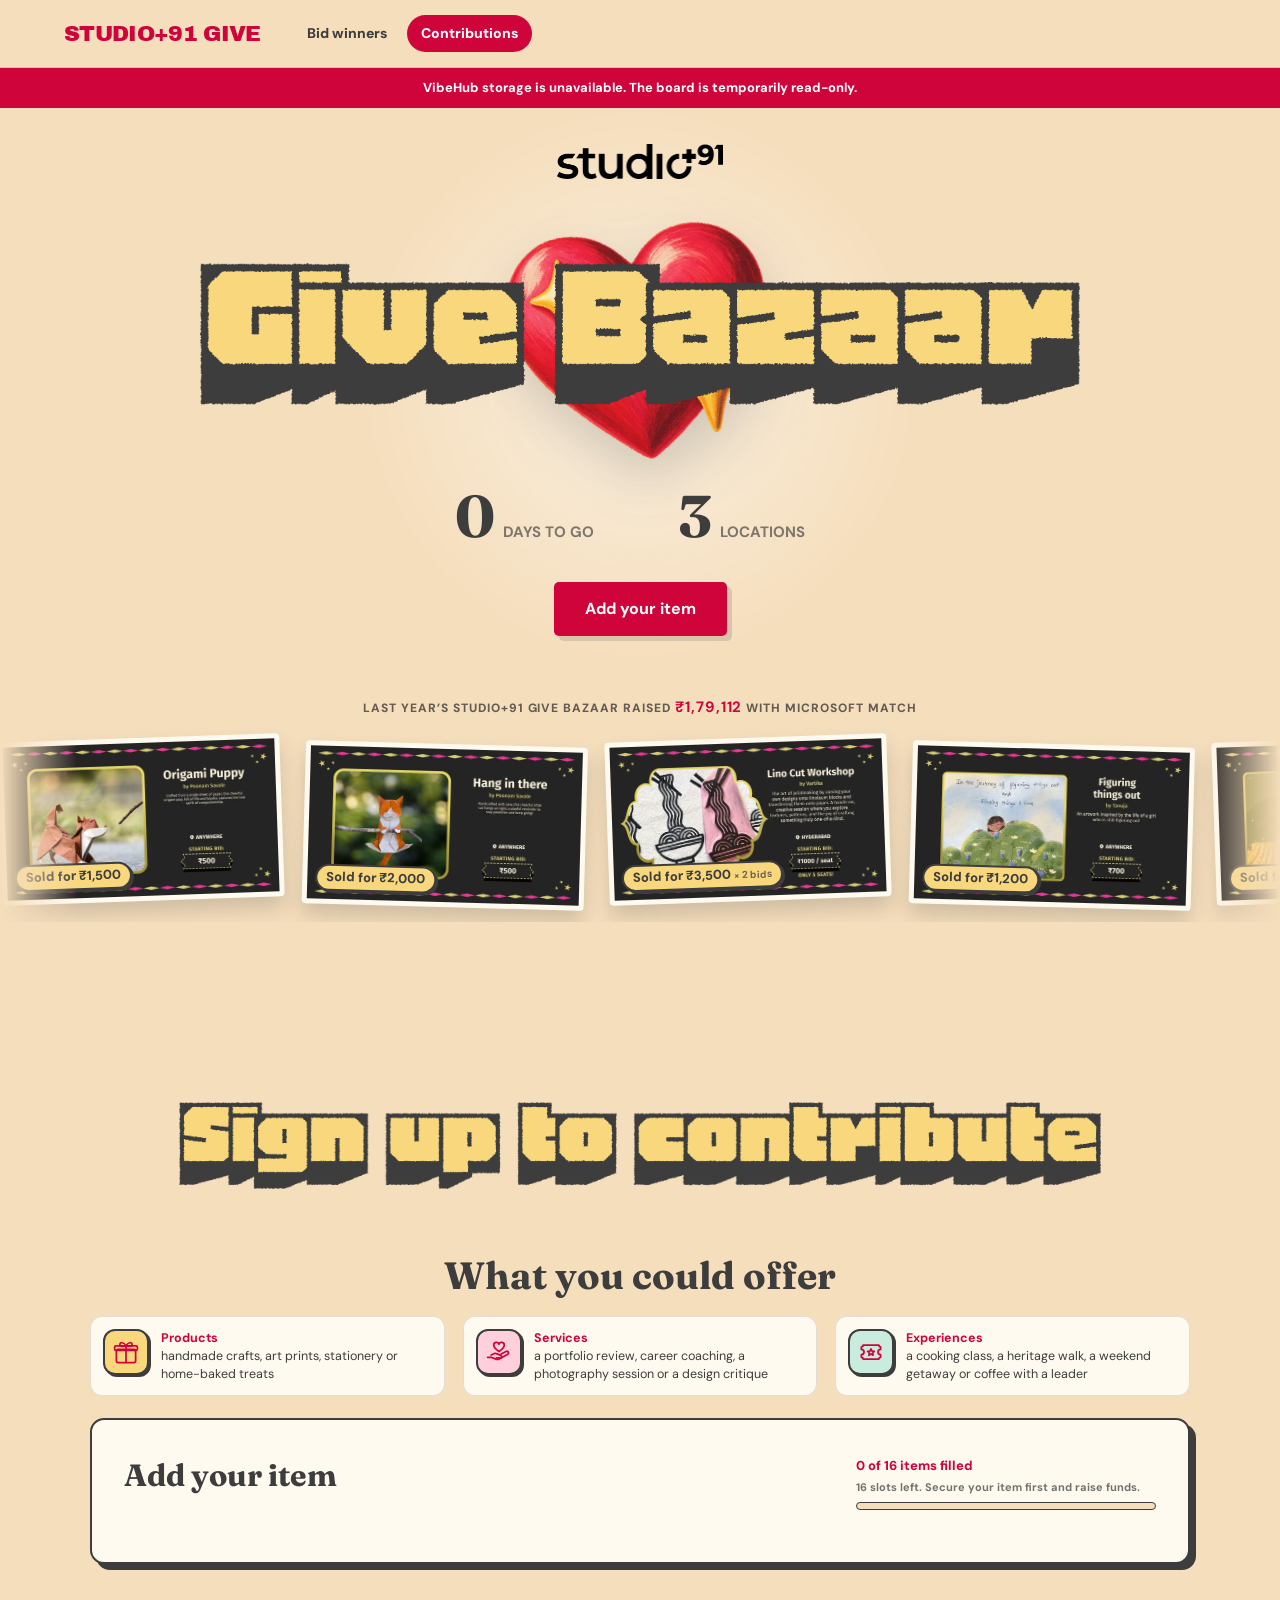
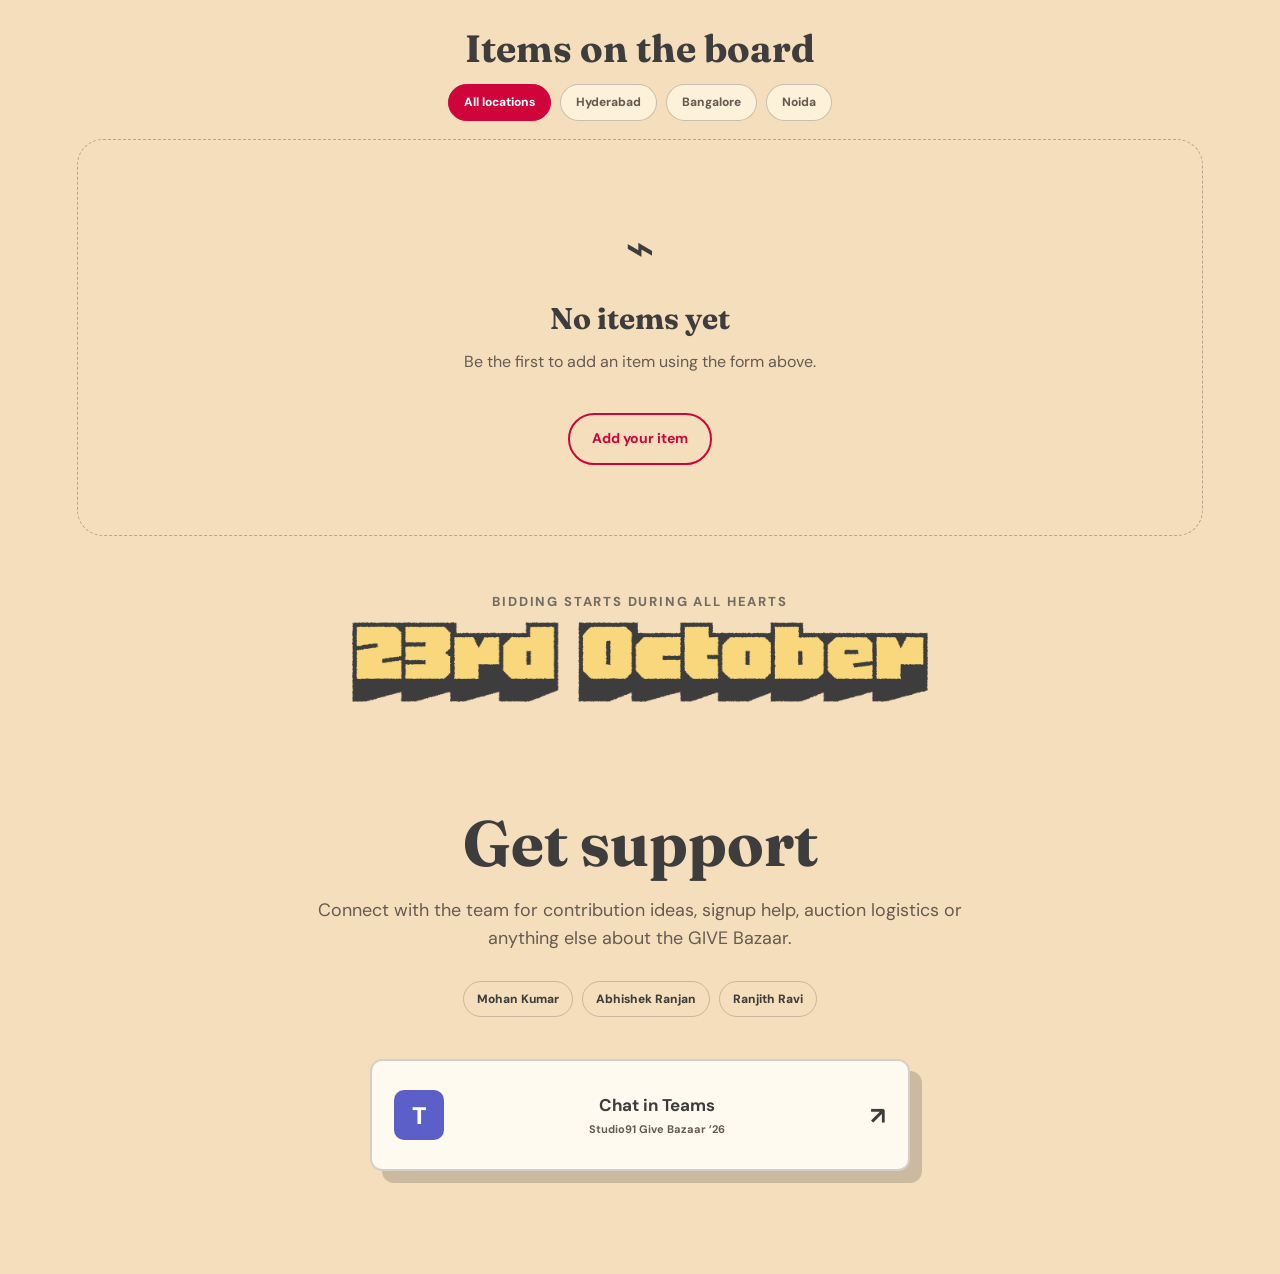
<file: contributions.html>
<!doctype html>
<html lang="en">
<head>
  <meta charset="utf-8">
  <meta name="viewport" content="width=device-width, initial-scale=1">
  <meta name="description" content="Contribute an item, service, or experience to the Studio+91 All Hearts GIVE Bazaar.">
  <title>All Hearts GIVE Bazaar</title>
  <link rel="preconnect" href="https://fonts.googleapis.com">
  <link rel="preconnect" href="https://fonts.gstatic.com" crossorigin>
  <link href="https://fonts.googleapis.com/css2?family=DM+Sans:wght@400;500;600;700&amp;family=Fraunces:opsz,wght@9..144,600;9..144,700;9..144,800&amp;family=Archivo+Black&amp;display=swap" rel="stylesheet">
  <link rel="stylesheet" href="styles.css?v=190">
  <script src="img-loading.js?v=190"></script>
  <script>
    if (location.hostname === "localhost" || location.hostname === "127.0.0.1") {
      document.write('<script src="vibehub-storage-local.js" data-project-id="studio91-give-bazaar-2026"><\/script>');
    }
  </script>
  <script src="app.js?v=190" defer></script>
</head>
<body>
  <a class="skip-link" href="#main">Skip to content</a>

  <header class="site-header">
    <a class="brand" href="index.html" aria-label="Studio+91 GIVE home">
      <span class="brand__wordmark">STUDIO+91 GIVE</span>
    </a>
    <nav class="site-nav" aria-label="Pages">
      <a href="index.html">Bid winners</a>
      <a href="contributions.html" aria-current="page">Contributions</a>
    </nav>
  </header>
  <div class="storage-banner" id="storageBanner" role="status" hidden></div>

  <main id="main">
    <section class="hero" id="top">
      <div class="hero__terrain" aria-hidden="true"></div>
      <div class="hero__content">
        <h1 class="sr-only">GIVE Bazaar</h1>
        <img class="hero__studio-logo" src="studio91-bazaar-logo.png" alt="Studio91">
        <div class="hero__logo-stage">
          <img class="hero__logo-heart" src="heart-sparkle.png" alt="" aria-hidden="true">
          <picture><source media="(max-width: 760px)" srcset="type/give-bazaar-stack.png"><img class="hero__logo" src="type/give-bazaar.png" alt="GIVE Bazaar"></picture>
        </div>
        <div class="hero__stats" aria-label="GIVE Bazaar event details">
          <div><strong id="countdownDays">10</strong><span>days to go</span></div>
          <div><strong>3</strong><span>locations</span></div>
        </div>
        <div class="hero__magic"><button class="button button--primary hero__cta" type="button" data-hero-add-lot>Add your item</button></div>
      </div>
      <section class="hero__memories" aria-label="Items from last year’s Studio+91 GIVE Bazaar">
        <p class="hero__memories-title" id="memoriesTitle">Last year’s Studio+91 GIVE Bazaar raised <strong>₹1,79,112</strong> with Microsoft match</p>
        <div class="memory-marquee">
          <div class="memory-marquee__track" id="memoryTrack"></div>
        </div>
      </section>
    </section>


    <section class="section board-section" id="bazaar">
      <div class="donate-message">
        <div class="donate-message__copy">
          <h2 class="donate-message__title donate-message__title--art"><picture><source media="(max-width: 760px)" srcset="type/signup-stack.png"><img class="type-art type-art--signup" src="type/signup-line.png" alt="Sign up to contribute"></picture></h2>
        </div>
      </div>

      <div class="offer-ideas offer-ideas--inline">
        <h4 class="offer-ideas__title">What you could offer</h4>
        <ul>
          <li class="offer-idea offer-idea--product"><span class="offer-idea__icon"><svg viewBox="0 0 32 32" aria-hidden="true"><rect x="5" y="13" width="22" height="15" rx="2" stroke="currentColor" stroke-width="2" stroke-linecap="round" stroke-linejoin="round" fill="none"/><rect x="3" y="9" width="26" height="5" rx="1.5" stroke="currentColor" stroke-width="2" stroke-linecap="round" stroke-linejoin="round" fill="none"/><path d="M16 9v19M16 9c-2-4-7-5-7-1.5S14 9 16 9zm0 0c2-4 7-5 7-1.5S18 9 16 9z" stroke="currentColor" stroke-width="2" stroke-linecap="round" stroke-linejoin="round" fill="none"/></svg></span><span><strong>Products</strong> handmade crafts, art prints, stationery or home-baked treats</span></li>
          <li class="offer-idea offer-idea--service"><span class="offer-idea__icon"><svg viewBox="0 0 32 32" aria-hidden="true"><path d="M16 15.5c-3.6-2.6-6-4.6-6-7.2A3.1 3.1 0 0 1 16 7a3.1 3.1 0 0 1 6 1.3c0 2.6-2.4 4.6-6 7.2z" stroke="currentColor" stroke-width="2" stroke-linecap="round" stroke-linejoin="round" fill="none"/><path d="M3 22h4l5.5 2.2c1.2.5 2.6.4 3.7-.3L26 18.5a1.8 1.8 0 0 0-2-3l-5.5 2.8" stroke="currentColor" stroke-width="2" stroke-linecap="round" stroke-linejoin="round" fill="none"/><path d="M7 19.5l3.2-1.6c.9-.4 1.9-.5 2.8-.1l5 2a1.6 1.6 0 0 1-1.2 3H13" stroke="currentColor" stroke-width="2" stroke-linecap="round" stroke-linejoin="round" fill="none"/></svg></span><span><strong>Services</strong> a portfolio review, career coaching, a photography session or a design critique</span></li>
          <li class="offer-idea offer-idea--experience"><span class="offer-idea__icon"><svg viewBox="0 0 32 32" aria-hidden="true"><path d="M5 10a2 2 0 0 0 2-2h18a2 2 0 0 0 2 2v3a3 3 0 0 0 0 6v3a2 2 0 0 0-2 2H7a2 2 0 0 0-2-2v-3a3 3 0 0 0 0-6z" stroke="currentColor" stroke-width="2" stroke-linecap="round" stroke-linejoin="round" fill="none"/><path d="M16 12.5l1.2 2.4 2.6.4-1.9 1.8.5 2.6-2.4-1.3-2.4 1.3.5-2.6-1.9-1.8 2.6-.4z" stroke="currentColor" stroke-width="2" stroke-linecap="round" stroke-linejoin="round" fill="none"/></svg></span><span><strong>Experiences</strong> a cooking class, a heritage walk, a weekend getaway or coffee with a leader</span></li>
        </ul>
      </div>

      <section class="entry-card entry-shell" id="addLot" aria-labelledby="entryCardTitle">
        <div class="entry-card__head">
          <div>
            <h3 id="entryCardTitle">Add your item</h3>
          </div>
          <div class="lot-capacity" id="lotCapacity" role="progressbar" aria-label="Auction items filled" aria-valuemin="0" aria-valuemax="15" aria-valuenow="0">
            <div class="lot-capacity__text">
              <strong id="lotCapacityText">0 of 15 items filled</strong>
              <span id="lotCapacityNote">15 slots left. Secure your item first and raise funds.</span>
            </div>
            <div class="lot-capacity__track"><i id="lotCapacityBar"></i></div>
          </div>
        </div>
        <div class="entry-card-holder" id="entryCardHolder"></div>
      </section>

      <div class="board-list-heading">
        <h2>Items on the board</h2>
      </div>

      <div class="city-filter-chips" aria-label="Filter items by location">
        <button type="button" data-city-filter="all" aria-pressed="true">All locations</button>
        <button type="button" data-city-filter="Hyderabad" aria-pressed="false">Hyderabad</button>
        <button type="button" data-city-filter="Bengaluru" aria-pressed="false">Bangalore</button>
        <button type="button" data-city-filter="Noida" aria-pressed="false">Noida</button>
      </div>

      <div class="auction-table-wrap" id="contributionTableWrap">
        <table class="auction-table">
          <caption class="sr-only">GIVE Bazaar items</caption>
          <thead>
            <tr>
              <th scope="col">Item</th>
              <th scope="col">Contribution</th>
              <th scope="col">Contributed by</th>
              <th scope="col">Location</th>
              <th scope="col">Items or seats</th>
              <th scope="col">Starting bid</th>
              <th scope="col">Actions</th>
            </tr>
          </thead>
          <tbody id="contributionTableBody" aria-live="polite"></tbody>
        </table>
      </div>
      <button type="button" class="lot-more-hint" id="lotMoreHint" hidden><span class="lot-more-hint__arrow" aria-hidden="true">↓</span><span id="lotMoreHintText">More items</span></button>

      <div class="board-loading" id="boardLoading" hidden role="status" aria-live="polite"><span class="board-loading__spinner" aria-hidden="true"></span><span>Loading items…</span></div>

      <div class="empty-state" id="emptyState" hidden>
        <span aria-hidden="true">⌁</span>
        <h3>No items yet</h3>
        <p>Be the first to add an item using the form above.</p>
        <button class="button button--ghost empty-state__cta" type="button" data-hero-add-lot>Add your item</button>
      </div>

      <p class="board-bidding"><span class="board-bidding__lead">Bidding starts during All Hearts</span><strong class="board-bidding__date"><img class="type-art type-art--date" src="type/bidding-date.png" alt="23rd October"></strong></p>

    </section>

    <section class="support-section" aria-labelledby="supportTitle">
      <div class="support-section__content">
        <h2 id="supportTitle">Get support</h2>
        <p>Connect with the team for contribution ideas, signup help, auction logistics or anything else about the GIVE Bazaar.</p>
        <div class="support-team" aria-label="Bazaar support team members">
          <a href="https://teams.microsoft.com/l/chat/0/0?users=mgangappa@microsoft.com" target="_blank" rel="noopener" title="Chat with Mohan on Teams">Mohan Kumar</a>
          <a href="https://teams.microsoft.com/l/chat/0/0?users=abhisranjan@microsoft.com" target="_blank" rel="noopener" title="Chat with Abhishek on Teams">Abhishek Ranjan</a>
          <a href="https://teams.microsoft.com/l/chat/0/0?users=ranjithravi@microsoft.com" target="_blank" rel="noopener" title="Chat with Ranjith on Teams">Ranjith Ravi</a>
        </div>
      </div>
      <a class="support-section__cta" href="https://teams.microsoft.com/l/channel/19%3AcoFw-eiLlicNi2EDnYMxNZWRrzrIo1SJOka-cErkUaE1%40thread.tacv2/Studio91%20Give%20Bazaar%2026?groupId=a041231f-020d-4929-a2b4-4ab30a0f34d5&amp;tenantId=72f988bf-86f1-41af-91ab-2d7cd011db47" target="_blank" rel="noopener noreferrer">
        <span class="support-section__teams" aria-hidden="true">T</span>
        <span><strong>Chat in Teams</strong><small>Studio91 Give Bazaar ’26</small></span>
        <b aria-hidden="true">↗</b>
      </a>
    </section>

  </main>

  <dialog class="form-dialog" id="contributionDialog">
    <div class="dialog-shell">
      <button class="dialog-close" type="button" data-close-dialog aria-label="Close contribution form">×</button>
      <div class="form-aside">
        <p class="eyebrow">Add to the trail</p>
        <h2>Your idea can become someone’s favourite bid.</h2>
        <p>Share enough detail for the GIVE team to turn your contribution into a compelling live auction item.</p>
        <ol class="form-progress" aria-label="Form progress">
          <li class="is-active" data-progress-step="1"><span>1</span><div><strong>The idea</strong><small>What are you offering?</small></div></li>
          <li data-progress-step="2"><span>2</span><div><strong>The details</strong><small>How will it work?</small></div></li>
          <li data-progress-step="3"><span>3</span><div><strong>About you</strong><small>Who should we contact?</small></div></li>
        </ol>
        <div class="form-aside__tip"><span>✦</span><p><strong>Trail tip</strong> Specific ideas attract better bids. “Two-hour linocut workshop for three people” beats “Art class.”</p></div>
      </div>

      <form id="contributionForm" novalidate>
        <div class="form-step is-active" data-form-step="1">
          <div class="form-step__heading"><span>Step 1 of 3</span><h3>Tell us about your contribution</h3></div>
          <details class="idea-explorer">
            <summary>
              <span class="idea-explorer__spark" aria-hidden="true">✦</span>
              <span><strong>Need help deciding what to auction?</strong><small>Optional: explore a few product, service and experience starters.</small></span>
              <span class="idea-explorer__arrow" aria-hidden="true">⌄</span>
            </summary>
            <div class="idea-explorer__grid">
              <button type="button" data-suggestion-category="experiences" data-suggestion-type="Experience" data-suggestion-title="A creative workshop for a small group">
                <span>🎨</span><strong>Run a workshop</strong><small>Craft, design, music or making</small>
              </button>
              <button type="button" data-suggestion-category="services" data-suggestion-type="Service" data-suggestion-title="A focused portfolio or career review">
                <span>🛠</span><strong>Share a skill</strong><small>Review, coach, photograph or advise</small>
              </button>
              <button type="button" data-suggestion-category="products" data-suggestion-type="Physical item" data-suggestion-title="A handmade or personally curated object">
                <span>✎</span><strong>Offer an object</strong><small>Art, books, prints or handmade goods</small>
              </button>
              <button type="button" data-suggestion-category="food" data-suggestion-type="Experience" data-suggestion-title="A home meal or tasting experience">
                <span>🍱</span><strong>Share a flavour</strong><small>Dinner, tasting or cooking session</small>
              </button>
              <button type="button" data-suggestion-category="leadership" data-suggestion-type="Experience" data-suggestion-title="Coffee and a candid career conversation">
                <span>☕</span><strong>Offer your time</strong><small>Career, mentoring or leadership chat</small>
              </button>
              <button type="button" data-suggestion-category="travel" data-suggestion-type="Experience" data-suggestion-title="A guided local walk or custom itinerary">
                <span>🧳</span><strong>Plan an escape</strong><small>Walk, getaway or local discovery</small>
              </button>
            </div>
          </details>
          <div class="field">
            <label for="title">Contribution title</label>
            <input id="title" name="title" required maxlength="70" placeholder="e.g. A private tour of my art collection">
            <small>Keep it short and auction-friendly.</small>
          </div>
          <div class="field-row">
            <div class="field">
              <label for="category">Category</label>
              <select id="category" name="category" required>
                <option value="">Choose one</option>
                <option value="experiences">Experiences</option>
                <option value="services">Services & skills</option>
                <option value="products">Art & products</option>
                <option value="food">Food & culture</option>
                <option value="leadership">Leadership</option>
                <option value="travel">Travel & getaways</option>
              </select>
            </div>
            <div class="field">
              <label for="type">Contribution type</label>
              <select id="type" name="type" required>
                <option value="">Choose one</option>
                <option value="Physical item">Physical item</option>
                <option value="Service">Service</option>
                <option value="Experience">Experience</option>
              </select>
            </div>
          </div>
          <div class="field">
            <label for="description">Describe the offer</label>
            <textarea id="description" name="description" required maxlength="320" rows="5" placeholder="What makes this special? What exactly will the winner receive?"></textarea>
            <small><span id="descriptionCount">0</span>/320 characters</small>
          </div>
          <div class="field">
            <label for="image">Add an image <span>Optional · max 2 MB</span></label>
            <label class="upload" for="image">
              <input id="image" name="image" type="file" accept="image/png,image/jpeg,image/webp">
              <span class="upload__icon">↥</span>
              <span><strong id="uploadLabel">Choose a photo</strong><small>PNG, JPG or WebP</small></span>
              <img id="imagePreview" alt="" hidden>
            </label>
          </div>
        </div>

        <div class="form-step" data-form-step="2">
          <div class="form-step__heading"><span>Step 2 of 3</span><h3>Help us plan the auction item</h3></div>
          <div class="field-row">
            <div class="field">
              <label for="city">Availability / location</label>
              <select id="city" name="city" required>
                <option value="">Choose one</option>
                <option>Hyderabad</option>
                <option>Bengaluru</option>
                <option>Noida</option>
                <option value="All">All locations</option>
                <option value="Remote">Anywhere / remote</option>
              </select>
            </div>
            <div class="field">
              <label for="startingBid">Suggested starting bid (₹)</label>
              <input id="startingBid" name="startingBid" type="number" required min="100" step="100" value="500">
            </div>
          </div>
          <div class="field-row">
            <div class="field">
              <label for="quantity">Items / seats / sessions</label>
              <input id="quantity" name="quantity" type="number" required min="1" max="50" value="1">
            </div>
            <div class="field">
              <label for="duration">Duration <span>Optional</span></label>
              <input id="duration" name="duration" maxlength="40" placeholder="e.g. 60 minutes">
            </div>
          </div>
          <div class="field">
            <label for="availability">Available until <span>Optional</span></label>
            <input id="availability" name="availability" type="date" min="2026-10-23">
          </div>
          <div class="field">
            <label for="link">Reference link <span>Optional</span></label>
            <input id="link" name="link" type="url" placeholder="https://">
          </div>
          <div class="field">
            <label for="logistics">Delivery or redemption notes</label>
            <textarea id="logistics" name="logistics" maxlength="240" rows="4" placeholder="How and where can the winner receive or redeem this contribution?"></textarea>
          </div>
        </div>

        <div class="form-step" data-form-step="3">
          <div class="form-step__heading"><span>Step 3 of 3</span><h3>Who is behind this generous idea?</h3></div>
          <div class="field">
            <label for="contributor">Your name</label>
            <input id="contributor" name="contributor" required autocomplete="name" placeholder="Full name">
          </div>
          <div class="field">
            <label for="email">Microsoft email</label>
            <input id="email" name="email" type="email" required autocomplete="email" placeholder="you@microsoft.com">
          </div>
          <div class="field">
            <label for="team">Team or discipline <span>Optional</span></label>
            <input id="team" name="team" maxlength="80" placeholder="e.g. Studio+91 Design">
          </div>
          <label class="checkbox">
            <input id="consent" name="consent" type="checkbox" required>
            <span>I agree that the GIVE team may lightly edit the title and description for clarity and contact me about auction logistics.</span>
          </label>
          <div class="submission-summary">
            <span aria-hidden="true">♥</span>
            <p>Your email will only be visible to the organizers. Public cards show your name, contribution and location.</p>
          </div>
        </div>

        <div class="form-error" id="formError" role="alert" hidden></div>
        <div class="form-actions">
          <button class="button button--ghost button--back" id="backButton" type="button" hidden>Back</button>
          <button class="button button--primary" id="nextButton" type="button">Continue</button>
          <button class="button button--primary" id="submitButton" type="submit" hidden>Submit contribution <span>↗</span></button>
        </div>
      </form>
    </div>
  </dialog>

  <dialog class="memory-lightbox" id="memoryLightbox" aria-label="Last year’s item">
    <button class="memory-lightbox__close" type="button" data-close-memory aria-label="Close">×</button>
    <button class="memory-lightbox__nav memory-lightbox__nav--prev" type="button" data-memory-step="-1" aria-label="Previous item">‹</button>
    <figure>
      <div class="memory-lightbox__frame">
        <img id="memoryLightboxImage" alt="">
        <span class="memory-card__raised memory-lightbox__raised" id="memoryLightboxRaised" hidden></span>
      </div>
      <figcaption id="memoryLightboxCaption"></figcaption>
    </figure>
    <button class="memory-lightbox__nav memory-lightbox__nav--next" type="button" data-memory-step="1" aria-label="Next item">›</button>
  </dialog>

  <dialog class="success-dialog" id="successDialog">
    <div class="success-dialog__art" aria-hidden="true"><img src="heart.png" alt=""><i></i><i></i><i></i></div>
    <p class="eyebrow">Contribution received</p>
    <h2>Your idea has joined the trail.</h2>
    <p>Your item is now on the board with its item number. You can delete it from the board if your plans change.</p>
    <div class="success-dialog__actions">
      <button class="button button--primary" type="button" data-close-success>Explore the Bazaar</button>
      <button class="button button--ghost" type="button" data-add-another>Add another idea</button>
    </div>
  </dialog>

  <dialog class="admin-dialog" id="adminDialog">
    <div class="admin-header">
      <div><p class="eyebrow">Prototype tools</p><h2>Organizer review</h2></div>
      <button class="dialog-close" type="button" data-close-admin aria-label="Close organizer preview">×</button>
    </div>
    <p class="admin-intro">This demonstrates the future moderation queue. Production access would be restricted to the GIVE team.</p>
    <div class="admin-stats">
      <div><strong id="approvedCount">0</strong><span>Approved</span></div>
      <div><strong id="pendingCount">0</strong><span>Awaiting review</span></div>
      <div><strong id="totalCount">0</strong><span>Total submissions</span></div>
    </div>
    <div class="admin-list" id="adminList"></div>
    <div class="admin-footer">
      <button class="text-button text-button--danger" id="resetDemo" type="button">Reset prototype data</button>
      <div>
        <button class="button button--primary" type="button" data-launch-auction>Launch auction mode</button>
        <button class="button button--ghost" type="button" data-close-admin>Done</button>
      </div>
    </div>
  </dialog>

  <dialog class="auction-dialog" id="auctionDialog">
    <div class="auction-shell">
      <div class="auction-pattern" aria-hidden="true"></div>
      <header class="auction-header">
        <div class="auction-brand"><img src="heart.png" alt=""><strong>STUDIO+91 GIVE BAZAAR</strong><small>LIVE AUCTION</small></div>
        <a class="auction-preview-brand brand" href="index.html" aria-label="Studio+91 GIVE home"><span class="brand__wordmark">STUDIO+91 GIVE</span></a>
        <nav class="site-nav auction-preview-nav" aria-label="Pages">
          <a href="index.html">Bid winners</a>
          <a href="contributions.html" aria-current="page">Contributions</a>
        </nav>
        <div class="auction-progress"><span id="auctionProgress">ITEM 1 OF 12</span></div>
        <button class="auction-close" type="button" data-close-auction autofocus aria-label="Close auction mode">×</button>
      </header>

      <div class="auction-stage">
        <div class="auction-visual" id="auctionVisual">
          <span class="auction-lot-number" id="auctionLotNumber">#1</span>
          <span class="auction-glyph" id="auctionGlyph" aria-hidden="true">🎨</span>
          <img id="auctionImage" alt="" hidden>
        </div>
        <div class="auction-details">
          <p class="auction-kicker">UP FOR AUCTION</p>
          <h2 id="auctionTitle">Contribution title</h2>
          <p class="auction-byline">by <span class="auction-byline__avatars" id="auctionContributorAvatars"></span><strong id="auctionContributor">Contributor</strong></p>
          <p class="auction-description" id="auctionDescription">Contribution description.</p>
          <div class="auction-facts">
            <div><strong id="auctionLocation">Anywhere</strong></div>
            <div><small>QUANTITY / SEATS</small><strong id="auctionQuantity">1</strong></div>
          </div>
          <div class="auction-bid">
            <small>STARTING BID</small>
            <strong>₹<span id="auctionStartingBid">500</span></strong>
          </div>
          <div class="auction-chat-rule">
            <span>TYPE IN TEAMS CHAT</span>
            <strong id="auctionBidFormat">#1 - 500</strong>
          </div>
        </div>
      </div>

      <div class="auction-controls">
        <button type="button" id="auctionPrevious">← Previous item</button>
        <div class="auction-timer" id="auctionTimer">
          <span id="auctionSeconds">40</span>
          <small>SECONDS</small>
        </div>
        <button class="auction-start" type="button" id="auctionStartTimer">Start 40-second bidding</button>
        <button type="button" id="auctionNext">Next item →</button>
      </div>
    </div>
  </dialog>

  <div class="toast" id="toast" role="status" aria-live="polite"></div>
</body>
</html>
</file>
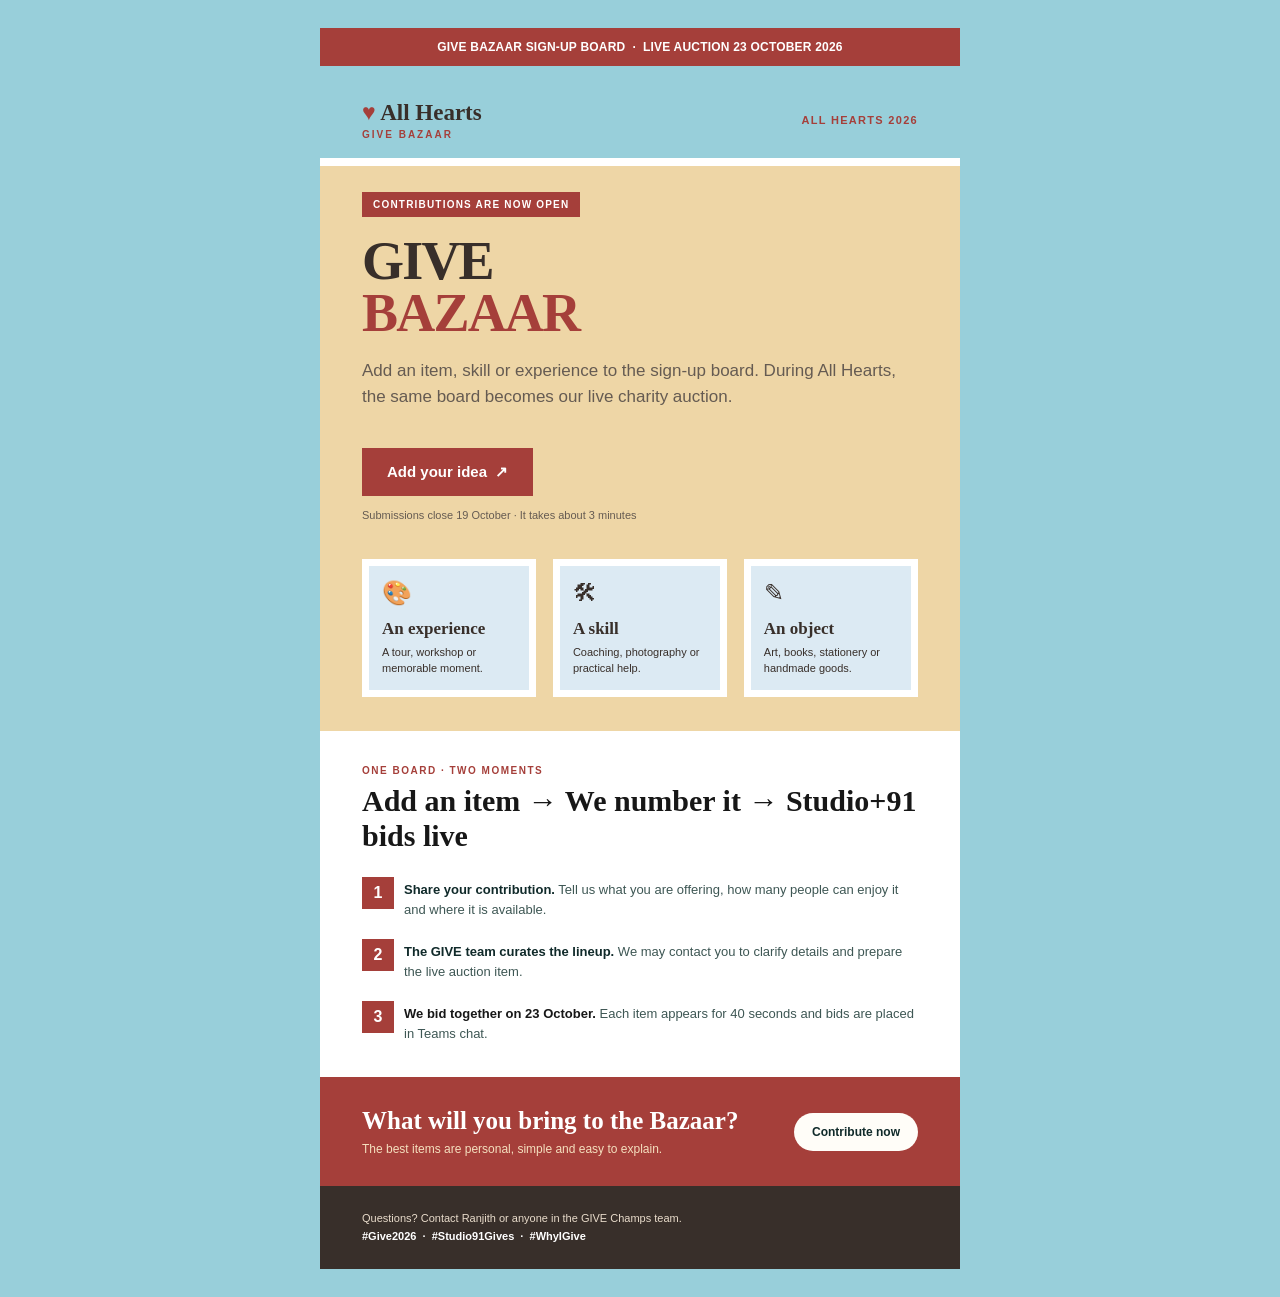
<file: outlook-email-draft.html>
<!doctype html>
<html lang="en">
<head>
  <meta charset="utf-8">
  <meta name="viewport" content="width=device-width, initial-scale=1">
  <title>What will you bring to the All Hearts GIVE Bazaar?</title>
</head>
<body style="margin:0;padding:0;background-color:#98cfda;font-family:Aptos,Segoe UI,Arial,sans-serif;color:#382f2a;">
  <div style="display:none;max-height:0;overflow:hidden;opacity:0;color:transparent;">
    Offer an item, a skill or an unforgettable hour for the live GIVE Bazaar auction on 23 October.
  </div>
  <table role="presentation" width="100%" cellspacing="0" cellpadding="0" border="0" style="background-color:#98cfda;">
    <tr>
      <td align="center" style="padding:28px 12px;">
        <table role="presentation" width="640" cellspacing="0" cellpadding="0" border="0" style="width:100%;max-width:640px;background-color:#eed6a6;overflow:hidden;">
          <tr>
            <td style="padding:12px 32px;background-color:#a53f3a;color:#ffffff;font-size:12px;font-weight:700;text-align:center;letter-spacing:.2px;">
              GIVE BAZAAR SIGN-UP BOARD &nbsp;·&nbsp; LIVE AUCTION 23 OCTOBER 2026
            </td>
          </tr>
          <tr>
            <td style="padding:34px 42px 18px;background-color:#98cfda;border-bottom:8px solid #ffffff;">
              <table role="presentation" width="100%" cellspacing="0" cellpadding="0" border="0">
                <tr>
                  <td style="font-family:Georgia,serif;font-size:23px;font-weight:700;color:#382f2a;">
                    <span style="color:#a53f3a;">♥</span> All Hearts
                    <div style="font-family:Aptos,Segoe UI,Arial,sans-serif;font-size:10px;letter-spacing:2px;text-transform:uppercase;color:#a53f3a;margin-top:3px;">GIVE Bazaar</div>
                  </td>
                  <td align="right" style="font-size:11px;font-weight:700;color:#a53f3a;text-transform:uppercase;letter-spacing:1.3px;">
                    All Hearts 2026
                  </td>
                </tr>
              </table>
            </td>
          </tr>
          <tr>
            <td style="padding:26px 42px 10px;background-color:#eed6a6;">
              <div style="display:inline-block;padding:7px 11px;background-color:#a53f3a;color:#ffffff;font-size:10px;font-weight:800;letter-spacing:1.2px;text-transform:uppercase;">
                Contributions are now open
              </div>
              <h1 style="margin:19px 0 18px;font-family:Georgia,serif;font-size:54px;line-height:.96;letter-spacing:-1.8px;color:#382f2a;">
                GIVE<br><span style="color:#a53f3a;">BAZAAR</span>
              </h1>
              <p style="margin:0;font-size:17px;line-height:1.55;color:#655b52;">
                Add an item, skill or experience to the sign-up board. During All Hearts, the same board becomes our live charity auction.
              </p>
            </td>
          </tr>
          <tr>
            <td style="padding:28px 42px 38px;background-color:#eed6a6;">
              <table role="presentation" cellspacing="0" cellpadding="0" border="0">
                <tr>
                  <td bgcolor="#a53f3a">
                    <a href="https://YOUR-SITE-LINK" style="display:inline-block;padding:15px 25px;color:#ffffff;font-size:15px;font-weight:700;text-decoration:none;border-radius:28px;">
                      Add your idea &nbsp;↗
                    </a>
                  </td>
                </tr>
              </table>
              <p style="margin:13px 0 0;font-size:11px;color:#655b52;">Submissions close 19 October · It takes about 3 minutes</p>
            </td>
          </tr>
          <tr>
            <td style="padding:0 42px 34px;background-color:#eed6a6;">
              <table role="presentation" width="100%" cellspacing="0" cellpadding="0" border="0">
                <tr>
                  <td width="31%" valign="top" style="padding:13px;border:7px solid #ffffff;background-color:#dceaf3;color:#382f2a;">
                    <div style="font-size:24px;">🎨</div>
                    <div style="margin-top:12px;font-family:Georgia,serif;font-size:17px;font-weight:700;">An experience</div>
                    <div style="margin-top:6px;font-size:11px;line-height:1.45;">A tour, workshop or memorable moment.</div>
                  </td>
                  <td width="3%"></td>
                  <td width="31%" valign="top" style="padding:13px;border:7px solid #ffffff;background-color:#dceaf3;color:#382f2a;">
                    <div style="font-size:24px;">🛠</div>
                    <div style="margin-top:12px;font-family:Georgia,serif;font-size:17px;font-weight:700;">A skill</div>
                    <div style="margin-top:6px;font-size:11px;line-height:1.45;">Coaching, photography or practical help.</div>
                  </td>
                  <td width="3%"></td>
                  <td width="31%" valign="top" style="padding:13px;border:7px solid #ffffff;background-color:#dceaf3;color:#382f2a;">
                    <div style="font-size:24px;">✎</div>
                    <div style="margin-top:12px;font-family:Georgia,serif;font-size:17px;font-weight:700;">An object</div>
                    <div style="margin-top:6px;font-size:11px;line-height:1.45;">Art, books, stationery or handmade goods.</div>
                  </td>
                </tr>
              </table>
            </td>
          </tr>
          <tr>
            <td style="padding:34px 42px;background-color:#ffffff;">
              <p style="margin:0 0 8px;color:#a53f3a;font-size:10px;font-weight:800;letter-spacing:1.5px;text-transform:uppercase;">One board · two moments</p>
              <h2 style="margin:0 0 24px;font-family:Georgia,serif;font-size:30px;line-height:1.15;color:#171717;">Add an item → We number it → Studio+91 bids live</h2>
              <table role="presentation" width="100%" cellspacing="0" cellpadding="0" border="0">
                <tr>
                  <td width="42" valign="top"><div style="width:32px;height:32px;line-height:32px;text-align:center;background-color:#a53f3a;color:#ffffff;font-weight:800;">1</div></td>
                  <td style="padding:3px 0 20px;font-size:13px;line-height:1.5;color:#3e5754;"><strong style="color:#102a2a;">Share your contribution.</strong> Tell us what you are offering, how many people can enjoy it and where it is available.</td>
                </tr>
                <tr>
                  <td width="42" valign="top"><div style="width:32px;height:32px;line-height:32px;text-align:center;background-color:#a53f3a;color:#ffffff;font-weight:800;">2</div></td>
                  <td style="padding:3px 0 20px;font-size:13px;line-height:1.5;color:#3e5754;"><strong style="color:#102a2a;">The GIVE team curates the lineup.</strong> We may contact you to clarify details and prepare the live auction item.</td>
                </tr>
                <tr>
                  <td width="42" valign="top"><div style="width:32px;height:32px;line-height:32px;text-align:center;background-color:#a53f3a;color:#ffffff;font-weight:800;">3</div></td>
                  <td style="padding:3px 0 0;font-size:13px;line-height:1.5;color:#3e5754;"><strong style="color:#171717;">We bid together on 23 October.</strong> Each item appears for 40 seconds and bids are placed in Teams chat.</td>
                </tr>
              </table>
            </td>
          </tr>
          <tr>
            <td style="padding:30px 42px;background-color:#a53f3a;color:#ffffff;">
              <table role="presentation" width="100%" cellspacing="0" cellpadding="0" border="0">
                <tr>
                  <td>
                    <div style="font-family:Georgia,serif;font-size:25px;font-weight:700;">What will you bring to the Bazaar?</div>
                    <div style="margin-top:7px;color:#f5e0bf;font-size:12px;">The best items are personal, simple and easy to explain.</div>
                  </td>
                  <td align="right">
                    <a href="https://YOUR-SITE-LINK" style="display:inline-block;padding:12px 18px;border-radius:25px;background-color:#fffdf8;color:#102a2a;font-size:12px;font-weight:800;text-decoration:none;">Contribute now</a>
                  </td>
                </tr>
              </table>
            </td>
          </tr>
          <tr>
            <td style="padding:24px 42px;background-color:#382f2a;color:#e9dccb;font-size:11px;line-height:1.6;">
              Questions? Contact Ranjith or anyone in the GIVE Champs team.<br>
              <span style="color:#ffffff;font-weight:700;">#Give2026 &nbsp;·&nbsp; #Studio91Gives &nbsp;·&nbsp; #WhyIGive</span>
            </td>
          </tr>
        </table>
      </td>
    </tr>
  </table>
</body>
</html>
</file>
<file: styles.css>
@font-face {
  font-family: "Honk";
  src: url("fonts/Honk-Signup.woff2") format("woff2");
  font-display: swap;
  font-style: normal;
  font-weight: 400;
}

@font-palette-values --signup-bazaar {
  font-family: "Honk";
  override-colors:
    0 #3d3d3d,
    1 #3d3d3d,
    2 #f9d87d,
    3 #f9d87d,
    4 #f9d87d,
    5 #f9d87d,
    6 #f9d87d,
    7 #f9d87d;
}

:root {
  --ink: #102a2a;
  --ink-soft: #3e5754;
  --paper: #f6f0e5;
  --paper-deep: #e9dfce;
  --white: #fffdf8;
  --teal: #087f73;
  --teal-dark: #075f57;
  --mint: #a7e5cb;
  --coral: #ff6f61;
  --orange: #f28b35;
  --yellow: #f7ca45;
  --blue: #5b91e1;
  --pink: #e68ca8;
  --line: rgba(16, 42, 42, .16);
  --shadow: 0 24px 70px rgba(22, 54, 50, .14);
  --radius: 26px;
  --font-display: "Fraunces", Georgia, serif;
  --font-body: "DM Sans", "Aptos", sans-serif;
}

* { box-sizing: border-box; }
html { scroll-behavior: smooth; }
body {
  margin: 0;
  color: var(--ink);
  background: var(--paper);
  font-family: var(--font-body);
  line-height: 1.55;
  -webkit-font-smoothing: antialiased;
}
body:has(dialog[open]) { overflow: hidden; }
button, input, select, textarea { font: inherit; }
button, a { -webkit-tap-highlight-color: transparent; }
button { color: inherit; }
.storage-banner {
  padding: 10px clamp(20px, 5vw, 76px);
  color: #fff;
  background: var(--teal);
  font-size: 13px;
  font-weight: 700;
  text-align: center;
}
a { color: inherit; }
img { max-width: 100%; }
.sr-only {
  position: absolute;
  width: 1px;
  height: 1px;
  padding: 0;
  margin: -1px;
  overflow: hidden;
  clip: rect(0, 0, 0, 0);
  white-space: nowrap;
  border: 0;
}
.skip-link {
  position: fixed;
  z-index: 100;
  top: 12px;
  left: 12px;
  padding: 10px 14px;
  background: var(--white);
  transform: translateY(-150%);
}
.skip-link:focus { transform: translateY(0); }

.announcement {
  min-height: 38px;
  display: flex;
  align-items: center;
  justify-content: center;
  gap: 9px;
  padding: 7px 24px;
  color: #fff;
  background: var(--ink);
  font-size: 13px;
  font-weight: 600;
  letter-spacing: .015em;
}
.announcement__dot, .live-dot {
  width: 7px;
  height: 7px;
  border-radius: 50%;
  background: var(--coral);
  box-shadow: 0 0 0 4px rgba(255, 111, 97, .16);
  animation: pulse 2s ease-in-out infinite;
}
.announcement__link {
  border: 0;
  padding: 0;
  color: var(--mint);
  background: transparent;
  font-weight: 700;
  cursor: pointer;
}

.site-header {
  position: sticky;
  z-index: 20;
  top: 0;
  display: flex;
  align-items: center;
  justify-content: space-between;
  min-height: 78px;
  padding: 0 clamp(24px, 5vw, 76px);
  background: rgba(246, 240, 229, .9);
  border-bottom: 1px solid var(--line);
  backdrop-filter: blur(18px);
}
.brand {
  display: inline-flex;
  align-items: center;
  gap: 12px;
  color: var(--ink);
  text-decoration: none;
}
.brand__mark {
  position: relative;
  width: 42px;
  height: 37px;
  transform: rotate(-4deg);
}
.brand__mark span {
  position: absolute;
  bottom: 0;
  width: 25px;
  height: 34px;
  border-radius: 22px 22px 8px 8px;
  transform-origin: bottom center;
}
.brand__mark span:nth-child(1) { left: 0; background: var(--coral); transform: rotate(-38deg); }
.brand__mark span:nth-child(2) { left: 9px; background: var(--yellow); }
.brand__mark span:nth-child(3) { right: 0; background: var(--teal); transform: rotate(38deg); }
.brand__text { display: grid; line-height: 1; }
.brand__text strong { font-family: var(--font-display); font-size: 19px; }
.brand__text small { margin-top: 4px; color: var(--ink-soft); font-size: 10px; font-weight: 800; letter-spacing: .16em; text-transform: uppercase; }
.nav { display: flex; align-items: center; gap: clamp(15px, 2vw, 30px); }
.nav a, .nav__admin {
  border: 0;
  padding: 7px 0;
  color: var(--ink-soft);
  background: transparent;
  font-size: 14px;
  font-weight: 600;
  text-decoration: none;
  cursor: pointer;
}
.nav a:hover, .nav__admin:hover { color: var(--teal); }

.button {
  display: inline-flex;
  align-items: center;
  justify-content: center;
  gap: 10px;
  min-height: 52px;
  padding: 13px 22px;
  border: 1px solid transparent;
  border-radius: 999px;
  font-weight: 700;
  text-decoration: none;
  cursor: pointer;
  transition: transform .2s ease, box-shadow .2s ease, background .2s ease;
}
.button:hover { transform: translateY(-2px); }
.button:focus-visible, button:focus-visible, a:focus-visible, input:focus-visible, select:focus-visible, textarea:focus-visible, summary:focus-visible {
  outline: 3px solid var(--yellow);
  outline-offset: 3px;
}
.button--small { min-height: 41px; padding: 9px 17px; color: white; background: var(--teal); font-size: 13px; }
.button--primary { color: white; background: var(--teal); box-shadow: 0 11px 28px rgba(8, 127, 115, .22); }
.button--primary:hover { background: var(--teal-dark); box-shadow: 0 14px 32px rgba(8, 127, 115, .28); }
.button--ghost { border-color: var(--line); background: rgba(255, 255, 255, .44); }
.button--ghost:hover { background: var(--white); }
.button--light { color: var(--ink); background: var(--white); box-shadow: 0 16px 40px rgba(0, 0, 0, .16); }

.hero {
  position: relative;
  overflow: hidden;
  display: grid;
  grid-template-columns: minmax(0, 1fr);
  gap: 0;
  min-height: 430px;
  padding: clamp(52px, 5vw, 72px) clamp(24px, 6vw, 92px) 112px;
  isolation: isolate;
}
.hero::before {
  content: "";
  position: absolute;
  z-index: -2;
  inset: 0;
  background:
    radial-gradient(circle at 67% 22%, rgba(247, 202, 69, .35), transparent 18%),
    radial-gradient(circle at 95% 72%, rgba(167, 229, 203, .42), transparent 22%),
    linear-gradient(120deg, #fbf5ea 0%, #f0e8d8 100%);
}
.hero__terrain {
  position: absolute;
  z-index: -1;
  inset: -30%;
  opacity: .2;
  background-image:
    repeating-radial-gradient(ellipse at 76% 37%, transparent 0 24px, rgba(8, 127, 115, .55) 25px 26px, transparent 27px 46px);
  transform: rotate(-11deg);
  mask-image: linear-gradient(90deg, transparent 25%, black 70%);
}
.hero__content { align-self: center; max-width: 950px; animation: rise .75s ease both; }
.eyebrow {
  margin: 0 0 14px;
  color: var(--teal-dark);
  font-size: 12px;
  font-weight: 800;
  letter-spacing: .18em;
  text-transform: uppercase;
}
.eyebrow span {
  display: inline-block;
  margin-right: 4px;
  padding: 5px 9px;
  color: white;
  background: var(--teal);
  border-radius: 99px;
}
.hero h1 {
  max-width: 900px;
  margin: 0;
  font-family: var(--font-display);
  font-size: clamp(52px, 5.4vw, 78px);
  font-weight: 700;
  line-height: .92;
  letter-spacing: -.055em;
}
.hero h1 em { color: var(--teal); font-weight: 700; }
.hero__lede {
  max-width: 760px;
  margin: 28px 0 30px;
  color: var(--ink-soft);
  font-size: clamp(17px, 1.6vw, 21px);
  line-height: 1.55;
}
.hero__actions { display: flex; flex-wrap: wrap; gap: 12px; }
.hero__note { margin: 16px 0 0 8px; color: var(--ink-soft); font-size: 12px; font-weight: 600; }
.hero__visual { position: relative; min-height: 390px; animation: rise .75s .16s ease both; }
.sun {
  position: absolute;
  top: 3%;
  right: 8%;
  width: 150px;
  height: 150px;
  border-radius: 50%;
  background: var(--yellow);
  box-shadow: 0 0 0 18px rgba(247, 202, 69, .13), 0 0 0 38px rgba(247, 202, 69, .08);
}
.trail-card {
  position: absolute;
  z-index: 3;
  display: flex;
  align-items: center;
  gap: 13px;
  width: 230px;
  padding: 16px;
  border: 1px solid rgba(255, 255, 255, .8);
  border-radius: 18px;
  background: rgba(255, 253, 248, .88);
  box-shadow: 0 16px 42px rgba(16, 42, 42, .14);
  backdrop-filter: blur(9px);
}
.trail-card--one { bottom: 1%; left: 0; transform: rotate(-4deg); }
.trail-card--two { top: 43%; left: 36%; transform: rotate(3deg); }
.trail-card--three { top: 5%; right: 1%; transform: rotate(-2deg); }
.trail-card__icon {
  display: grid;
  flex: 0 0 44px;
  width: 44px;
  height: 44px;
  place-items: center;
  border-radius: 14px;
  color: white;
  background: var(--teal);
  font-size: 20px;
}
.trail-card--two .trail-card__icon { background: var(--coral); }
.trail-card--three .trail-card__icon { color: var(--ink); background: var(--yellow); }
.trail-card small { display: block; color: var(--ink-soft); font-size: 9px; font-weight: 800; letter-spacing: .12em; text-transform: uppercase; }
.trail-card strong { display: block; margin-top: 2px; font-size: 14px; }
.trail-line { position: absolute; inset: 9% 0 0 -3%; width: 100%; height: 85%; overflow: visible; }
.trail-line__shadow, .trail-line__main { fill: none; stroke-linecap: round; }
.trail-line__shadow { stroke: rgba(16, 42, 42, .12); stroke-width: 16; }
.trail-line__main { stroke: var(--teal); stroke-width: 4; stroke-dasharray: 3 15; animation: route 18s linear infinite; }
.trail-dot {
  position: absolute;
  z-index: 2;
  width: 18px;
  height: 18px;
  border: 4px solid var(--white);
  border-radius: 50%;
  background: var(--coral);
  box-shadow: 0 3px 12px rgba(16, 42, 42, .18);
}
.trail-dot--one { bottom: 21%; left: 8%; }
.trail-dot--two { top: 55%; left: 47%; }
.trail-dot--three { top: 20%; right: 9%; }
.hero__badge {
  position: absolute;
  right: 4%;
  bottom: 1%;
  display: flex;
  align-items: center;
  gap: 11px;
  padding: 14px 19px;
  border: 2px solid var(--ink);
  border-radius: 50%;
  background: var(--mint);
  transform: rotate(6deg);
}
.hero__badge strong { font-family: var(--font-display); font-size: 34px; line-height: 1; }
.hero__badge span { font-size: 10px; font-weight: 800; line-height: 1.35; text-transform: uppercase; }
.hero__stats {
  position: absolute;
  right: clamp(24px, 6vw, 92px);
  bottom: 30px;
  left: clamp(24px, 6vw, 92px);
  display: grid;
  grid-template-columns: repeat(4, 1fr);
  border-top: 1px solid var(--line);
}
.hero__stats div { display: flex; align-items: baseline; gap: 8px; padding: 22px 20px 0 0; }
.hero__stats strong { font-family: var(--font-display); font-size: 31px; line-height: 1; }
.hero__stats span { color: var(--ink-soft); font-size: 11px; font-weight: 700; text-transform: uppercase; }

.section { padding: 105px clamp(24px, 6vw, 92px); }
.section-heading { display: flex; align-items: end; justify-content: space-between; gap: 40px; margin-bottom: 44px; }
.section-heading h2, .process-intro h2, .logistics-card h2, .closing-cta h2 {
  margin: 0;
  font-family: var(--font-display);
  font-size: clamp(40px, 5vw, 68px);
  line-height: 1;
  letter-spacing: -.035em;
}
.section-heading__copy { max-width: 430px; margin: 0 0 5px; color: var(--ink-soft); font-size: 16px; }

.board-section { padding-top: 78px; background: var(--white); }
.board-meta { display: flex; justify-content: space-between; margin: 22px 2px; color: var(--ink-soft); font-size: 12px; }
.board-meta p { display: flex; align-items: center; gap: 9px; margin: 0; }
.card-grid { display: grid; grid-template-columns: repeat(3, minmax(0, 1fr)); gap: 20px; }
.contribution-card {
  position: relative;
  overflow: hidden;
  min-height: 430px;
  display: flex;
  flex-direction: column;
  border: 1px solid var(--line);
  border-radius: var(--radius);
  background: #fbf7ef;
  transition: transform .24s ease, box-shadow .24s ease;
}
.contribution-card:hover { transform: translateY(-5px); box-shadow: var(--shadow); }
.contribution-card__visual {
  position: relative;
  overflow: hidden;
  min-height: 168px;
  display: grid;
  place-items: center;
  background: var(--card-color, var(--mint));
}
.contribution-card__visual::before, .contribution-card__visual::after {
  content: "";
  position: absolute;
  width: 150px;
  height: 150px;
  border: 2px solid rgba(16, 42, 42, .18);
  border-radius: 44% 56% 50% 50%;
}
.contribution-card__visual::before { top: -70px; right: -25px; transform: rotate(28deg); }
.contribution-card__visual::after { bottom: -90px; left: -35px; transform: rotate(-32deg); }
.contribution-card__visual img { position: absolute; inset: 0; width: 100%; height: 100%; object-fit: cover; }
.contribution-card__glyph { position: relative; z-index: 1; font-size: 62px; filter: drop-shadow(0 8px 12px rgba(16, 42, 42, .14)); }
.contribution-card__location {
  position: absolute;
  z-index: 2;
  top: 14px;
  left: 14px;
  padding: 6px 9px;
  border-radius: 99px;
  background: rgba(255, 253, 248, .9);
  font-size: 10px;
  font-weight: 800;
  text-transform: uppercase;
  backdrop-filter: blur(5px);
}
.contribution-card__example {
  position: absolute;
  z-index: 2;
  top: 14px;
  right: 14px;
  padding: 6px 9px;
  border-radius: 99px;
  color: white;
  background: var(--ink);
  font-size: 9px;
  font-weight: 800;
  letter-spacing: .06em;
  text-transform: uppercase;
}
.contribution-card__body { display: flex; flex: 1; flex-direction: column; padding: 22px; }
.contribution-card__category { color: var(--teal-dark); font-size: 10px; font-weight: 800; letter-spacing: .13em; text-transform: uppercase; }
.contribution-card h3 { margin: 8px 0 8px; font-family: var(--font-display); font-size: 27px; line-height: 1.08; }
.contribution-card__description { margin: 0; color: var(--ink-soft); font-size: 14px; }
.contribution-card__facts { display: flex; flex-wrap: wrap; gap: 7px; margin: 18px 0; padding: 0; list-style: none; }
.contribution-card__facts li { padding: 5px 8px; border-radius: 7px; background: var(--paper-deep); color: var(--ink-soft); font-size: 10px; font-weight: 700; }
.contribution-card__footer { display: flex; align-items: center; justify-content: space-between; gap: 12px; margin-top: auto; padding-top: 16px; border-top: 1px solid var(--line); }
.contributor { display: flex; align-items: center; gap: 9px; min-width: 0; }
.contributor__avatar { display: grid; flex: 0 0 32px; width: 32px; height: 32px; place-items: center; border-radius: 50%; color: white; background: var(--ink); font-size: 11px; font-weight: 800; }
.contributor span { overflow: hidden; font-size: 11px; font-weight: 700; text-overflow: ellipsis; white-space: nowrap; }
.card-link { color: var(--teal-dark); font-size: 12px; font-weight: 800; text-decoration: none; }
.empty-state { padding: 70px 20px; border: 1px dashed var(--line); border-radius: var(--radius); text-align: center; }
.empty-state > span { font-size: 50px; }
.empty-state h3 { margin: 8px 0; font-family: var(--font-display); font-size: 30px; }
.empty-state p { margin: 0 0 24px; color: var(--ink-soft); }

.ideas-section { color: white; background: var(--ink); }
.section-heading--light .eyebrow { color: var(--mint); }
.section-heading--light .section-heading__copy { color: rgba(255, 255, 255, .67); }
.idea-grid { display: grid; grid-template-columns: repeat(3, 1fr); gap: 14px; }
.idea-card {
  position: relative;
  overflow: hidden;
  min-height: 330px;
  padding: 29px;
  border-radius: var(--radius);
  color: var(--ink);
  transition: transform .25s ease;
}
.idea-card:hover { transform: rotate(-1deg) translateY(-4px); }
.idea-card::after {
  content: "";
  position: absolute;
  right: -60px;
  bottom: -90px;
  width: 220px;
  height: 220px;
  border: 2px solid rgba(16, 42, 42, .18);
  border-radius: 45% 55% 58% 42%;
}
.idea-card--coral { background: #ff8a7f; }
.idea-card--yellow { background: var(--yellow); }
.idea-card--blue { background: #8bb6ee; }
.idea-card--mint { background: var(--mint); }
.idea-card--orange { background: #f7a55c; }
.idea-card--pink { background: #eba7bc; }
.idea-card__number { font-size: 11px; font-weight: 800; letter-spacing: .15em; }
.idea-card__icon { position: absolute; top: 24px; right: 26px; font-size: 35px; }
.idea-card h3 { max-width: 230px; margin: 75px 0 12px; font-family: var(--font-display); font-size: 31px; line-height: 1; }
.idea-card p { max-width: 280px; margin: 0; font-size: 14px; }
.idea-card button { position: absolute; z-index: 2; bottom: 25px; left: 29px; border: 0; padding: 0; background: transparent; font-size: 12px; font-weight: 800; cursor: pointer; }
.idea-card button span { margin-left: 6px; }

.process-section { display: grid; grid-template-columns: .85fr 1.15fr; gap: clamp(50px, 9vw, 140px); background: var(--paper); }
.process-intro { position: sticky; top: 125px; align-self: start; }
.process-intro h2 { max-width: 520px; }
.process-intro > p:last-child { max-width: 470px; color: var(--ink-soft); font-size: 17px; }
.process-list { margin: 0; padding: 0; list-style: none; }
.process-list li { display: grid; grid-template-columns: 62px 1fr; gap: 25px; padding: 30px 0; border-top: 1px solid var(--line); }
.process-list li:last-child { border-bottom: 1px solid var(--line); }
.process-list > li > span { display: grid; width: 48px; height: 48px; place-items: center; border: 1px solid var(--ink); border-radius: 50%; font-family: var(--font-display); font-weight: 700; }
.process-list h3 { margin: 0 0 6px; font-family: var(--font-display); font-size: 26px; }
.process-list p { margin: 0; color: var(--ink-soft); }

.logistics-section { padding-top: 0; }
.logistics-card {
  display: grid;
  grid-template-columns: .7fr 1.3fr;
  gap: clamp(40px, 7vw, 100px);
  padding: clamp(38px, 6vw, 78px);
  border-radius: 34px;
  color: white;
  background: var(--teal-dark);
}
.logistics-card .eyebrow { color: var(--mint); }
.logistics-card__art { position: relative; overflow: hidden; min-height: 400px; border-radius: 26px; background: var(--mint); }
.logistics-card__art::before, .logistics-card__art::after { content: ""; position: absolute; border-radius: 50%; }
.logistics-card__art::before { width: 280px; height: 280px; top: -80px; left: -90px; background: var(--coral); }
.logistics-card__art::after { width: 240px; height: 240px; right: -70px; bottom: -80px; background: var(--yellow); }
.logistics-card__art span { position: absolute; z-index: 2; font-family: var(--font-display); font-size: 85px; }
.logistics-card__art span:nth-child(1) { top: 40px; right: 40px; transform: rotate(14deg); }
.logistics-card__art span:nth-child(2) { top: 150px; left: 45%; color: var(--teal-dark); }
.logistics-card__art span:nth-child(3) { bottom: 15px; left: 35px; color: var(--teal-dark); transform: rotate(-14deg); }
.logistics-card h2 { max-width: 600px; }
.logistics-card > div:last-child > p { color: rgba(255, 255, 255, .76); }
.logistics-card details { border-top: 1px solid rgba(255, 255, 255, .18); }
.logistics-card details:last-child { border-bottom: 1px solid rgba(255, 255, 255, .18); }
.logistics-card summary { padding: 18px 4px; font-weight: 700; cursor: pointer; }
.logistics-card details p { margin-top: -5px; padding: 0 4px 18px; color: rgba(255, 255, 255, .72); font-size: 14px; }

.closing-cta {
  display: flex;
  align-items: center;
  justify-content: space-between;
  gap: 40px;
  padding: 80px clamp(24px, 6vw, 92px);
  color: white;
  background: var(--coral);
}
.closing-cta .eyebrow { color: var(--ink); }
.closing-cta h2 { max-width: 800px; color: var(--ink); }

footer { display: flex; align-items: center; justify-content: space-between; gap: 25px; padding: 35px clamp(24px, 6vw, 92px); color: rgba(255, 255, 255, .62); background: var(--ink); font-size: 11px; }
.brand--footer { color: white; }
.brand--footer .brand__text small { color: rgba(255, 255, 255, .58); }

dialog {
  padding: 0;
  border: 0;
  color: var(--ink);
  background: transparent;
}
dialog::backdrop { background: rgba(5, 24, 23, .72); backdrop-filter: blur(7px); }
.form-dialog { width: min(1140px, calc(100vw - 34px)); max-height: calc(100vh - 34px); border-radius: 30px; box-shadow: var(--shadow); }
.dialog-shell { position: relative; display: grid; grid-template-columns: 38% 62%; min-height: 680px; background: var(--white); }
.dialog-close {
  position: absolute;
  z-index: 6;
  top: 16px;
  right: 17px;
  display: grid;
  width: 39px;
  height: 39px;
  place-items: center;
  border: 1px solid var(--line);
  border-radius: 50%;
  background: var(--white);
  font-size: 24px;
  cursor: pointer;
}
.form-aside {
  position: relative;
  overflow: hidden;
  padding: 50px 42px;
  color: white;
  background: var(--teal-dark);
}
.form-aside::after {
  content: "";
  position: absolute;
  right: -120px;
  bottom: -150px;
  width: 330px;
  height: 330px;
  border: 70px solid rgba(167, 229, 203, .15);
  border-radius: 43% 57% 62% 38%;
  transform: rotate(24deg);
}
.form-aside .eyebrow { color: var(--mint); }
.form-aside h2 { margin: 0; font-family: var(--font-display); font-size: 42px; line-height: 1.04; }
.form-aside > p { color: rgba(255, 255, 255, .7); }
.form-progress { position: relative; z-index: 1; margin: 40px 0; padding: 0; list-style: none; }
.form-progress li { display: flex; align-items: center; gap: 13px; margin: 20px 0; opacity: .46; transition: opacity .2s ease; }
.form-progress li.is-active { opacity: 1; }
.form-progress li > span { display: grid; flex: 0 0 35px; width: 35px; height: 35px; place-items: center; border: 1px solid rgba(255, 255, 255, .5); border-radius: 50%; font-family: var(--font-display); }
.form-progress li.is-active > span { color: var(--ink); background: var(--yellow); border-color: var(--yellow); }
.form-progress strong, .form-progress small { display: block; }
.form-progress strong { font-size: 13px; }
.form-progress small { color: rgba(255, 255, 255, .6); font-size: 10px; }
.form-aside__tip { position: relative; z-index: 1; display: flex; gap: 12px; margin-top: 45px; padding: 16px; border: 1px solid rgba(255, 255, 255, .18); border-radius: 15px; background: rgba(255, 255, 255, .07); }
.form-aside__tip span { color: var(--yellow); }
.form-aside__tip p { margin: 0; color: rgba(255, 255, 255, .7); font-size: 11px; }
.form-aside__tip strong { display: block; color: white; }
#contributionForm { overflow-y: auto; max-height: calc(100vh - 34px); padding: 52px clamp(28px, 5vw, 66px) 32px; background: var(--white); }
.form-step { display: none; animation: fade .25s ease; }
.form-step.is-active { display: block; }
.form-step__heading { margin-bottom: 28px; }
.form-step__heading span { color: var(--teal); font-size: 10px; font-weight: 800; letter-spacing: .14em; text-transform: uppercase; }
.form-step__heading h3 { margin: 4px 0 0; font-family: var(--font-display); font-size: 32px; }
.idea-explorer {
  margin: 0 0 24px;
  border: 1px solid rgba(8, 127, 115, .2);
  border-radius: 16px;
  background: rgba(167, 229, 203, .11);
}
.idea-explorer summary {
  display: grid;
  grid-template-columns: 39px 1fr auto;
  align-items: center;
  gap: 10px;
  padding: 13px;
  list-style: none;
  cursor: pointer;
}
.idea-explorer summary::-webkit-details-marker { display: none; }
.idea-explorer__spark {
  display: grid;
  width: 39px;
  height: 39px;
  place-items: center;
  border-radius: 11px;
  color: var(--ink);
  background: var(--yellow);
  font-size: 18px;
}
.idea-explorer summary strong, .idea-explorer summary small { display: block; }
.idea-explorer summary strong { font-size: 12px; }
.idea-explorer summary small { margin-top: 2px; color: var(--ink-soft); font-size: 10px; }
.idea-explorer__arrow { font-size: 20px; transition: transform .2s ease; }
.idea-explorer[open] .idea-explorer__arrow { transform: rotate(180deg); }
.idea-explorer__grid {
  display: grid;
  grid-template-columns: repeat(2, 1fr);
  gap: 8px;
  padding: 0 12px 12px;
}
.idea-explorer__grid button {
  display: grid;
  grid-template-columns: 29px 1fr;
  column-gap: 7px;
  padding: 10px;
  border: 1px solid var(--line);
  border-radius: 11px;
  background: var(--white);
  text-align: left;
  cursor: pointer;
  transition: border-color .2s ease, transform .2s ease;
}
.idea-explorer__grid button:hover { border-color: var(--teal); transform: translateY(-1px); }
.idea-explorer__grid button > span { grid-row: 1 / span 2; font-size: 20px; }
.idea-explorer__grid button strong { font-size: 10px; }
.idea-explorer__grid button small { color: var(--ink-soft); font-size: 8px; line-height: 1.35; }
.field { margin-bottom: 20px; }
.field-row { display: grid; grid-template-columns: 1fr 1fr; gap: 16px; }
.field label { display: block; margin-bottom: 7px; font-size: 12px; font-weight: 800; }
.field label span { color: #78908d; font-weight: 500; }
.field input, .field select, .field textarea {
  width: 100%;
  border: 1px solid var(--line);
  border-radius: 11px;
  padding: 13px 14px;
  color: var(--ink);
  background: #fbf8f2;
  outline: 0;
  transition: border .2s ease, box-shadow .2s ease;
}
.field textarea { resize: vertical; }
.field input:focus, .field select:focus, .field textarea:focus { border-color: var(--teal); box-shadow: 0 0 0 3px rgba(8, 127, 115, .1); }
.field input:user-invalid, .field select:user-invalid, .field textarea:user-invalid { border-color: var(--coral); }
.field > small { display: block; margin-top: 5px; color: #6e8481; font-size: 10px; text-align: right; }
.upload {
  position: relative;
  min-height: 92px;
  display: flex !important;
  align-items: center;
  gap: 14px;
  overflow: hidden;
  padding: 15px !important;
  border: 1px dashed var(--teal) !important;
  border-radius: 13px;
  background: rgba(167, 229, 203, .12);
  cursor: pointer;
}
.upload input { position: absolute; opacity: 0; pointer-events: none; }
.upload__icon { display: grid; flex: 0 0 46px; width: 46px; height: 46px; place-items: center; border-radius: 12px; color: white; background: var(--teal); font-size: 22px; }
.upload strong, .upload small { display: block; }
.upload small { color: #6e8481; font-weight: 500; }
.upload img { position: absolute; right: 10px; width: 72px; height: 72px; border-radius: 10px; object-fit: cover; }
.checkbox { display: grid; grid-template-columns: 20px 1fr; gap: 10px; margin: 24px 0; color: var(--ink-soft); font-size: 12px; }
.checkbox input { width: 18px; height: 18px; accent-color: var(--teal); }
.submission-summary { display: flex; gap: 12px; padding: 15px; border-radius: 13px; background: rgba(247, 202, 69, .23); }
.submission-summary span { color: var(--coral); font-size: 21px; }
.submission-summary p { margin: 0; color: var(--ink-soft); font-size: 11px; }
.form-error { margin: 10px 0; padding: 10px 13px; border-radius: 9px; color: #8c241c; background: #ffe1dd; font-size: 12px; font-weight: 700; }
.form-actions { display: flex; justify-content: flex-end; gap: 10px; margin-top: 25px; padding-top: 20px; border-top: 1px solid var(--line); }
.button--back { margin-right: auto; }

.success-dialog { width: min(520px, calc(100vw - 34px)); padding: 48px; border-radius: 28px; background: var(--white); text-align: center; box-shadow: var(--shadow); }
.success-dialog__art { position: relative; display: grid; width: 100px; height: 100px; margin: 0 auto 24px; place-items: center; border-radius: 50%; background: var(--mint); }
.success-dialog__art span { position: relative; z-index: 2; color: var(--coral); font-size: 44px; }
.success-dialog__art i { position: absolute; width: 8px; height: 8px; border-radius: 50%; background: var(--yellow); }
.success-dialog__art i:nth-of-type(1) { top: 3px; right: 9px; }
.success-dialog__art i:nth-of-type(2) { bottom: 8px; left: 0; background: var(--blue); }
.success-dialog__art i:nth-of-type(3) { top: 14px; left: -10px; background: var(--coral); }
.success-dialog h2 { margin: 0 0 10px; font-family: var(--font-display); font-size: 40px; line-height: 1; }
.success-dialog > p:not(.eyebrow) { color: var(--ink-soft); }
.success-dialog__actions { display: flex; justify-content: center; gap: 10px; margin-top: 25px; }

.admin-dialog { width: min(840px, calc(100vw - 34px)); max-height: calc(100vh - 34px); padding: 38px; border-radius: 28px; background: var(--white); box-shadow: var(--shadow); }
.admin-header { display: flex; align-items: start; justify-content: space-between; }
.admin-header h2 { margin: 0; font-family: var(--font-display); font-size: 40px; }
.admin-header .dialog-close { position: static; }
.admin-intro { margin: 8px 0 22px; color: var(--ink-soft); font-size: 13px; }
.admin-stats { display: grid; grid-template-columns: repeat(3, 1fr); gap: 10px; }
.admin-stats div { padding: 15px; border-radius: 14px; background: var(--paper); }
.admin-stats strong, .admin-stats span { display: block; }
.admin-stats strong { font-family: var(--font-display); font-size: 28px; }
.admin-stats span { color: var(--ink-soft); font-size: 10px; font-weight: 800; text-transform: uppercase; }
.admin-list { overflow-y: auto; max-height: 400px; margin-top: 20px; border-top: 1px solid var(--line); }
.admin-item { display: grid; grid-template-columns: 1fr auto; gap: 18px; padding: 17px 0; border-bottom: 1px solid var(--line); }
.admin-item h3 { margin: 0; font-size: 15px; }
.admin-item p { margin: 4px 0 0; color: var(--ink-soft); font-size: 11px; }
.status-pill { display: inline-block; margin-right: 6px; padding: 3px 7px; border-radius: 99px; background: var(--paper-deep); font-size: 9px; font-weight: 800; text-transform: uppercase; }
.status-pill--pending { color: #754500; background: #ffe9a2; }
.admin-item__actions { display: flex; align-items: center; gap: 6px; }
.admin-item__actions button { border: 1px solid var(--line); padding: 7px 10px; border-radius: 8px; background: white; font-size: 10px; font-weight: 800; cursor: pointer; }
.admin-item__actions .approve { color: white; background: var(--teal); border-color: var(--teal); }
.admin-item__actions .remove { color: #a32e25; }
.admin-footer { display: flex; justify-content: space-between; align-items: center; padding-top: 22px; }
.text-button { border: 0; background: transparent; font-size: 11px; font-weight: 800; cursor: pointer; }
.text-button--danger { color: #a32e25; }
.toast {
  position: fixed;
  z-index: 80;
  right: 22px;
  bottom: 22px;
  max-width: 360px;
  padding: 13px 18px;
  border-radius: 12px;
  color: white;
  background: var(--ink);
  box-shadow: var(--shadow);
  font-size: 12px;
  font-weight: 700;
  opacity: 0;
  pointer-events: none;
  transform: translateY(12px);
  transition: opacity .2s ease, transform .2s ease;
}
.toast.is-visible { opacity: 1; transform: translateY(0); }

@keyframes pulse { 50% { opacity: .45; } }
@keyframes rise { from { transform: translateY(18px); } to { transform: translateY(0); } }
@keyframes fade { from { opacity: 0; } to { opacity: 1; } }
@keyframes route { to { stroke-dashoffset: -180; } }
@media (max-width: 1050px) {
  .nav > a, .nav__admin { display: none; }
  .hero { grid-template-columns: 1fr; padding-bottom: 120px; }
  .hero__content { max-width: 760px; }
  .hero__stats { grid-template-columns: repeat(2, 1fr); }
  .card-grid, .idea-grid { grid-template-columns: repeat(2, 1fr); }
  .process-section { grid-template-columns: 1fr; }
  .process-intro { position: static; }
  .logistics-card { grid-template-columns: 1fr; }
  .logistics-card__art { min-height: 280px; }
}

@media (max-width: 760px) {
  .announcement { justify-content: flex-start; overflow: hidden; white-space: nowrap; }
  .announcement__link { margin-left: auto; }
  .site-header { min-height: 68px; padding: 0 18px; }
  .nav { gap: 8px; }
  .nav .button { min-height: 38px; padding: 8px 13px; }
  .brand__text strong { font-size: 16px; }
  .hero { min-height: 0; padding: 52px 20px 160px; }
  .hero h1 { font-size: clamp(53px, 15vw, 75px); }
  .hero__stats { bottom: 23px; grid-template-columns: repeat(2, 1fr); }
  .hero__stats div { padding-top: 12px; }
  .hero__stats strong { font-size: 24px; }
  .section { padding: 75px 20px; }
  .section-heading { align-items: start; flex-direction: column; gap: 15px; margin-bottom: 30px; }
  .board-meta { align-items: start; flex-direction: column; gap: 6px; }
  .card-grid, .idea-grid { grid-template-columns: 1fr; }
  .contribution-card { min-height: 400px; }
  .process-list li { grid-template-columns: 48px 1fr; gap: 14px; }
  .logistics-section { padding-top: 0; }
  .logistics-card { padding: 28px 20px; }
  .closing-cta { align-items: flex-start; flex-direction: column; padding: 62px 20px; }
  footer { align-items: flex-start; flex-direction: column; }
  .dialog-shell { display: block; }
  .form-aside { padding: 35px 25px 24px; }
  .form-aside h2 { max-width: 90%; font-size: 31px; }
  .form-aside > p, .form-aside__tip { display: none; }
  .form-progress { display: flex; margin: 25px 0 0; }
  .form-progress li { flex: 1; margin: 0; }
  .form-progress li div { display: none; }
  #contributionForm { max-height: none; padding: 30px 22px; }
  .field-row { grid-template-columns: 1fr; gap: 0; }
  .idea-explorer__grid { grid-template-columns: 1fr; }
  .success-dialog { padding: 35px 22px; }
  .success-dialog__actions { flex-direction: column; }
  .admin-dialog { padding: 27px 20px; }
  .admin-item { grid-template-columns: 1fr; }
  .admin-item__actions { justify-content: flex-start; }
}

@media (prefers-reduced-motion: reduce) {
  *, *::before, *::after { scroll-behavior: auto !important; animation-duration: .01ms !important; animation-iteration-count: 1 !important; transition-duration: .01ms !important; }
}

/* GIVE Bazaar theme, based on the All Hearts live-auction visual system. */
:root {
  --ink: #171717;
  --ink-soft: #4f4b42;
  --paper: #f8efc7;
  --paper-deep: #eadb9e;
  --white: #fffaf0;
  --teal: #f23891;
  --teal-dark: #b71160;
  --mint: #d7f447;
  --coral: #ff4d9d;
  --orange: #ff8b39;
  --yellow: #ffd449;
  --blue: #4cc7e8;
  --pink: #ff79b6;
  --line: rgba(23, 23, 23, .17);
  --shadow: 0 24px 70px rgba(0, 0, 0, .24);
}

.announcement { background: #090909; }
.announcement__dot, .live-dot {
  background: var(--mint);
  box-shadow: 0 0 0 4px rgba(215, 244, 71, .16);
}
.announcement__link { color: var(--yellow); }
.site-header {
  background: rgba(15, 15, 15, .95);
  border-bottom-color: rgba(255, 255, 255, .12);
}
.brand { color: var(--white); }
.brand__mark span:nth-child(3) { background: var(--mint); }
.brand__text small { color: rgba(255, 255, 255, .6); }
.nav a, .nav__admin, .nav__auction {
  border: 0;
  color: rgba(255, 255, 255, .72);
  background: transparent;
  font-size: 14px;
  font-weight: 600;
  text-decoration: none;
  cursor: pointer;
}
.nav a:hover, .nav__admin:hover, .nav__auction:hover { color: var(--yellow); }
.nav__auction {
  padding: 7px 13px;
  border: 1px solid rgba(215, 244, 71, .55);
  border-radius: 999px;
  color: var(--mint);
}
.button--primary {
  background: var(--teal);
  box-shadow: 0 11px 28px rgba(242, 56, 145, .22);
}
.button--primary:hover {
  background: var(--teal-dark);
  box-shadow: 0 14px 32px rgba(242, 56, 145, .28);
}

.hero {
  color: var(--white);
  border-bottom: 12px solid transparent;
  border-image: conic-gradient(from 45deg, var(--coral) 0 25%, var(--yellow) 0 50%, var(--mint) 0 75%, var(--blue) 0) 1;
}
.hero::before {
  background:
    radial-gradient(circle at 78% 25%, rgba(242, 56, 145, .25), transparent 20%),
    radial-gradient(circle at 95% 82%, rgba(215, 244, 71, .14), transparent 24%),
    #151515;
}
.hero__terrain {
  inset: 0;
  opacity: .18;
  background: conic-gradient(from 45deg, transparent 0 25%, rgba(255, 212, 73, .4) 0 50%, transparent 0 75%, rgba(242, 56, 145, .4) 0) 0 0 / 42px 42px;
  transform: none;
  mask-image: linear-gradient(90deg, transparent 20%, black 100%);
}
.hero h1 em {
  color: var(--yellow);
  font-style: normal;
  font-weight: 800;
  letter-spacing: .02em;
}
.hero__lede { color: rgba(255, 250, 240, .76); }
.hero__note { color: rgba(255, 250, 240, .6); }
.hero .button--ghost {
  color: var(--white);
  border-color: rgba(255, 255, 255, .3);
  background: rgba(255, 255, 255, .05);
}
.hero .button--ghost:hover { background: rgba(255, 255, 255, .12); }
.hero__stats { border-top-color: rgba(255, 255, 255, .15); }
.hero__stats span { color: rgba(255, 250, 240, .62); }

.board-section {
  position: relative;
  color: var(--white);
  background:
    radial-gradient(circle at 90% 15%, rgba(242, 56, 145, .13), transparent 25%),
    #171717;
}
.board-section .eyebrow { color: var(--mint); }
.board-section .section-heading__copy { color: rgba(255, 250, 240, .64); }
.board-meta { color: rgba(255, 250, 240, .58); }
.contribution-card {
  border-color: rgba(255, 255, 255, .12);
  background: var(--paper);
}
.contribution-card__body {
  padding: 34px 22px 22px;
  color: var(--ink);
}
.contribution-card__example { background: var(--teal); }
.contribution-card__number {
  position: absolute;
  z-index: 3;
  bottom: 12px;
  left: 18px;
  display: grid;
  width: 60px;
  height: 60px;
  place-items: center;
  border: 5px solid var(--paper);
  border-radius: 50%;
  color: white;
  background: var(--teal);
  font-family: var(--font-display);
  font-size: 24px;
  font-weight: 800;
}
.contribution-card__bid {
  display: flex;
  align-items: baseline;
  justify-content: space-between;
  gap: 12px;
  margin: 3px 0 17px;
  padding: 11px 13px;
  border: 2px solid var(--ink);
  border-radius: 10px;
  background: var(--yellow);
}
.contribution-card__bid small {
  font-size: 9px;
  font-weight: 900;
  letter-spacing: .1em;
}
.contribution-card__bid strong {
  font-family: var(--font-display);
  font-size: 24px;
}
.logistics-card {
  background: #171717;
  border-top: 10px solid transparent;
  border-image: conic-gradient(from 45deg, var(--coral) 0 25%, var(--yellow) 0 50%, var(--mint) 0 75%, var(--blue) 0) 1;
}
.closing-cta { background: var(--teal); }
.closing-cta .eyebrow { color: var(--yellow); }
.closing-cta h2 { color: var(--white); }
footer { background: #090909; }
.form-aside {
  background:
    linear-gradient(rgba(20, 20, 20, .93), rgba(20, 20, 20, .93)),
    conic-gradient(from 45deg, var(--coral) 0 25%, var(--yellow) 0 50%, var(--mint) 0 75%, var(--blue) 0) 0 0 / 34px 34px;
}
.admin-footer { gap: 14px; }
.admin-footer > div { display: flex; gap: 8px; }

.auction-dialog {
  width: 100vw;
  max-width: none;
  height: 100vh;
  max-height: none;
  margin: 0;
  color: var(--white);
  background: #131313;
}
.auction-dialog::backdrop { background: #000; }
.auction-shell {
  position: relative;
  overflow: hidden;
  display: grid;
  grid-template-rows: auto 1fr auto;
  min-height: 100vh;
  background:
    radial-gradient(circle at 82% 28%, rgba(242, 56, 145, .18), transparent 23%),
    #151515;
}
.auction-pattern {
  position: absolute;
  inset: 0;
  opacity: .1;
  background: conic-gradient(from 45deg, transparent 0 25%, var(--yellow) 0 50%, transparent 0 75%, var(--coral) 0) 0 0 / 48px 48px;
  mask-image: linear-gradient(90deg, transparent 35%, black);
  pointer-events: none;
}
.auction-header {
  position: relative;
  z-index: 2;
  display: grid;
  grid-template-columns: 1fr auto 1fr;
  align-items: center;
  min-height: 88px;
  padding: 16px 44px;
  border-bottom: 10px solid transparent;
  border-image: conic-gradient(from 45deg, var(--coral) 0 25%, var(--yellow) 0 50%, var(--mint) 0 75%, var(--blue) 0) 1;
}
.auction-brand { display: flex; align-items: baseline; gap: 10px; }
.auction-brand span { color: var(--coral); font-size: 26px; }
.auction-brand strong { font-family: var(--font-display); font-size: 24px; }
.auction-brand small, .auction-progress {
  color: var(--mint);
  font-size: 10px;
  font-weight: 900;
  letter-spacing: .16em;
}
.auction-close {
  justify-self: end;
  width: 42px;
  height: 42px;
  border: 1px solid rgba(255, 255, 255, .3);
  border-radius: 50%;
  color: white;
  background: transparent;
  font-size: 24px;
  cursor: pointer;
}
.auction-stage {
  position: relative;
  z-index: 2;
  display: grid;
  grid-template-columns: minmax(0, 1.05fr) minmax(430px, .95fr);
  gap: clamp(40px, 6vw, 95px);
  align-items: center;
  padding: 46px clamp(42px, 7vw, 110px);
}
.auction-visual {
  position: relative;
  overflow: hidden;
  min-height: min(64vh, 650px);
  display: grid;
  place-items: center;
  border: 3px solid var(--paper);
  border-radius: 8px;
  background: var(--yellow);
  box-shadow: 20px 20px 0 rgba(242, 56, 145, .75);
}
.auction-visual::after {
  content: "";
  position: absolute;
  inset: 14px;
  border: 1px solid rgba(23, 23, 23, .3);
  pointer-events: none;
}
.auction-lot-number {
  position: absolute;
  z-index: 4;
  top: 22px;
  left: 22px;
  display: grid;
  width: 78px;
  height: 78px;
  place-items: center;
  border-radius: 50%;
  color: white;
  background: var(--teal);
  font-family: var(--font-display);
  font-size: 31px;
  font-weight: 800;
  box-shadow: 0 8px 0 rgba(23, 23, 23, .2);
}
.auction-glyph {
  font-size: clamp(100px, 15vw, 220px);
  filter: drop-shadow(0 16px 0 rgba(23, 23, 23, .12));
}
.auction-visual img {
  position: absolute;
  inset: 0;
  width: 100%;
  height: 100%;
  object-fit: cover;
}
.auction-details { max-width: 650px; }
.auction-kicker {
  margin: 0 0 10px;
  color: var(--mint);
  font-size: 12px;
  font-weight: 900;
  letter-spacing: .2em;
}
.auction-details h2 {
  margin: 0;
  font-family: var(--font-display);
  font-size: clamp(48px, 5.5vw, 82px);
  line-height: .96;
  letter-spacing: -.045em;
}
.auction-byline { margin: 15px 0 24px; color: rgba(255, 255, 255, .65); font-size: 18px; }
.auction-byline strong { color: var(--yellow); }
.auction-description {
  max-width: 620px;
  color: rgba(255, 255, 255, .74);
  font-size: clamp(16px, 1.5vw, 21px);
  line-height: 1.55;
}
.auction-facts {
  display: grid;
  grid-template-columns: 1fr 1fr;
  gap: 10px;
  margin: 26px 0 14px;
}
.auction-facts div { padding: 13px 15px; border: 1px solid rgba(255, 255, 255, .2); }
.auction-facts small, .auction-facts strong { display: block; }
.auction-facts small, .auction-bid small {
  color: var(--mint);
  font-size: 9px;
  font-weight: 900;
  letter-spacing: .14em;
}
.auction-facts strong { margin-top: 4px; font-size: 15px; }
.auction-bid {
  display: flex;
  align-items: center;
  justify-content: space-between;
  gap: 20px;
  padding: 16px 20px;
  border: 2px solid var(--yellow);
  background: rgba(255, 212, 73, .06);
}
.auction-bid strong {
  color: var(--yellow);
  font-family: var(--font-display);
  font-size: 43px;
  line-height: 1;
}
.auction-chat-rule {
  display: flex;
  align-items: center;
  justify-content: space-between;
  gap: 20px;
  margin-top: 12px;
  padding: 12px 16px;
  color: var(--ink);
  background: var(--mint);
}
.auction-chat-rule span { font-size: 9px; font-weight: 900; letter-spacing: .13em; }
.auction-chat-rule strong { font-family: var(--font-display); font-size: 25px; }
.auction-controls {
  position: relative;
  z-index: 2;
  display: grid;
  grid-template-columns: 1fr auto auto 1fr;
  align-items: center;
  gap: 15px;
  min-height: 92px;
  padding: 12px 44px;
  border-top: 1px solid rgba(255, 255, 255, .16);
  background: #090909;
}
.auction-controls button {
  min-height: 46px;
  border: 1px solid rgba(255, 255, 255, .25);
  border-radius: 999px;
  padding: 10px 18px;
  color: white;
  background: transparent;
  font-weight: 800;
  cursor: pointer;
}
.auction-controls button:last-child { justify-self: end; }
.auction-controls .auction-start { border-color: var(--teal); background: var(--teal); }
.auction-controls button:disabled { opacity: .35; cursor: not-allowed; }
.auction-timer {
  display: grid;
  width: 66px;
  height: 66px;
  place-items: center;
  align-content: center;
  border: 5px solid var(--yellow);
  border-radius: 50%;
  background: #171717;
}
.auction-timer span { font-family: var(--font-display); font-size: 26px; line-height: .9; }
.auction-timer small {
  color: rgba(255, 255, 255, .55);
  font-size: 7px;
  font-weight: 900;
  letter-spacing: .08em;
}

@media (max-width: 1050px) {
  .auction-stage { grid-template-columns: 1fr 1fr; gap: 30px; padding: 35px; }
  .auction-visual { min-height: 50vh; }
}

@media (max-width: 760px) {
  .nav__auction { display: none; }
  .admin-footer { align-items: stretch; flex-direction: column; }
  .admin-footer > div { flex-direction: column; }
  .auction-header { grid-template-columns: 1fr auto; padding: 12px 18px; }
  .auction-progress { display: none; }
  .auction-stage {
    overflow-y: auto;
    grid-template-columns: 1fr;
    align-items: start;
    padding: 24px 18px;
  }
  .auction-visual { min-height: 330px; }
  .auction-details h2 { font-size: 46px; }
  .auction-controls { grid-template-columns: 1fr 1fr; padding: 12px 18px; }
  .auction-timer { grid-column: 1; grid-row: 1; justify-self: start; }
  .auction-start { grid-column: 2; grid-row: 1; }
  .auction-controls button:first-child { grid-column: 1; grid-row: 2; }
  .auction-controls button:last-child { grid-column: 2; grid-row: 2; }
}

.auction-table-wrap {
  overflow-x: auto;
  padding-bottom: 10px;
  scrollbar-color: var(--teal) #2b2b2b;
  scrollbar-width: thin;
}
.table-entry-bar {
  display: flex;
  align-items: center;
  gap: 13px;
  margin: 0 0 11px;
  color: rgba(255, 250, 240, .58);
  font-size: 11px;
}
.table-entry-bar > strong {
  padding: 5px 9px;
  border-radius: 99px;
  color: var(--ink);
  background: var(--mint);
  font-size: 9px;
  font-weight: 900;
  letter-spacing: .05em;
  text-transform: uppercase;
  white-space: nowrap;
}
.table-entry-bar__add {
  display: inline-flex;
  align-items: center;
  gap: 7px;
  border: 1px solid var(--mint);
  border-radius: 999px;
  padding: 8px 13px;
  color: var(--ink);
  background: var(--mint);
  font-size: 11px;
  font-weight: 900;
  cursor: pointer;
}
.table-entry-bar__add span { font-size: 16px; line-height: .8; }

.hero {
  min-height: 340px;
  padding: 34px clamp(24px, 6vw, 92px) 86px;
}
.hero h1 { font-size: clamp(48px, 4.7vw, 66px); }
.hero__lede {
  max-width: 830px;
  margin: 16px 0 18px;
  font-size: clamp(15px, 1.35vw, 18px);
}
.hero__note { margin-top: 11px; }
.hero__stats { bottom: 16px; }
.hero__stats div { padding-top: 13px; }
.hero__stats strong { font-size: 27px; }
.board-section { padding-top: 52px; }
.board-section .section-heading { margin-bottom: 28px; }
.board-section .section-heading h2 { font-size: clamp(38px, 4.4vw, 58px); }
.auction-table-wrap[hidden] { display: none; }
.auction-table {
  width: 100%;
  min-width: 1120px;
  border-collapse: separate;
  border-spacing: 0 9px;
  color: var(--ink);
}
.auction-table thead th {
  padding: 0 14px 8px;
  color: rgba(255, 250, 240, .52);
  font-size: 9px;
  font-weight: 900;
  letter-spacing: .13em;
  text-align: left;
  text-transform: uppercase;
  white-space: nowrap;
}
.auction-table thead th:first-child { width: 76px; text-align: center; }
.auction-table thead th:nth-child(2) { width: 36%; }
.auction-table tbody tr {
  background: var(--paper);
  transition: transform .18s ease, background .18s ease;
}
.auction-table tbody tr:hover {
  background: #fff7d7;
  transform: translateY(-2px);
}
.auction-table tbody tr.is-pending { background: #fff3c2; }
.auction-table tbody tr.is-pending:hover { background: #fff7d7; }
.auction-table td {
  padding: 15px 14px;
  border-top: 1px solid rgba(23, 23, 23, .13);
  border-bottom: 1px solid rgba(23, 23, 23, .13);
  vertical-align: middle;
  font-size: 12px;
}
.auction-table td:first-child {
  border-left: 1px solid rgba(23, 23, 23, .13);
  border-radius: 14px 0 0 14px;
  text-align: center;
}
.auction-table td:last-child {
  border-right: 1px solid rgba(23, 23, 23, .13);
  border-radius: 0 14px 14px 0;
  text-align: right;
}
.table-lot-number {
  display: inline-grid;
  width: 48px;
  height: 48px;
  place-items: center;
  border-radius: 50%;
  color: white;
  background: var(--teal);
  font-family: var(--font-display);
  font-size: 19px;
  font-weight: 800;
}
.table-lot-number--pending {
  color: var(--ink);
  background: var(--yellow);
  font-family: var(--font-body);
  font-size: 9px;
  letter-spacing: .05em;
}
.table-contribution {
  display: grid;
  grid-template-columns: 64px minmax(220px, 1fr);
  gap: 13px;
  align-items: center;
}
.table-contribution__visual {
  overflow: hidden;
  display: grid;
  width: 64px;
  height: 64px;
  place-items: center;
  border: 2px solid var(--ink);
  border-radius: 10px;
  background: var(--row-color);
  font-size: 30px;
}
.table-contribution__visual img { width: 100%; height: 100%; object-fit: cover; }
.table-contribution__labels { display: flex; align-items: center; gap: 6px; margin-bottom: 4px; }
.table-contribution__labels > span {
  color: var(--teal-dark);
  font-size: 8px;
  font-weight: 900;
  letter-spacing: .09em;
  text-transform: uppercase;
}
.table-contribution__labels .table-example {
  padding: 2px 5px;
  border-radius: 99px;
  color: white;
  background: var(--teal);
}
.table-contribution__labels .table-pending {
  padding: 2px 5px;
  border-radius: 99px;
  color: var(--ink);
  background: var(--yellow);
}
.table-contribution strong, .table-contribution small { display: block; }
.table-contribution strong {
  font-family: var(--font-display);
  font-size: 17px;
  line-height: 1.1;
}
.table-contribution small {
  overflow: hidden;
  display: -webkit-box;
  max-width: 470px;
  margin-top: 5px;
  color: var(--ink-soft);
  font-size: 10px;
  line-height: 1.35;
  -webkit-box-orient: vertical;
  -webkit-line-clamp: 2;
}
.table-contributor { display: flex; align-items: center; gap: 8px; min-width: 145px; }
.table-contributor > span {
  display: grid;
  flex: 0 0 31px;
  width: 31px;
  height: 31px;
  place-items: center;
  border-radius: 50%;
  color: white;
  background: var(--ink);
  font-size: 9px;
  font-weight: 900;
}
.table-contributor strong { font-size: 11px; }
.table-type {
  display: inline-block;
  padding: 5px 8px;
  border: 1px solid rgba(23, 23, 23, .2);
  border-radius: 99px;
  font-size: 9px;
  font-weight: 800;
  white-space: nowrap;
}
.table-bid {
  display: inline-block;
  min-width: 82px;
  padding: 8px 10px;
  border: 2px solid var(--ink);
  border-radius: 8px;
  background: var(--yellow);
  font-family: var(--font-display);
  font-size: 17px;
  text-align: center;
  white-space: nowrap;
}
.table-preview {
  border: 0;
  padding: 8px 10px;
  color: var(--teal-dark);
  background: transparent;
  font-size: 10px;
  font-weight: 900;
  white-space: nowrap;
  cursor: pointer;
}
.table-preview:hover { text-decoration: underline; }
.table-delete-own {
  border: 0;
  padding: 6px 10px;
  color: #a2032e;
  background: transparent;
  font-size: 9px;
  font-weight: 900;
  white-space: nowrap;
  cursor: pointer;
}
.table-delete-own:hover { text-decoration: underline; }
.table-row-actions {
  display: grid;
  justify-items: start;
  gap: 4px;
}
.table-awaiting {
  display: inline-block;
  max-width: 80px;
  color: var(--ink-soft);
  font-size: 9px;
  font-weight: 800;
  line-height: 1.3;
}
.table-entry-row td {
  border-top: 2px dashed var(--teal) !important;
  border-bottom: 2px dashed var(--teal) !important;
  background: #fffaf0;
}
.table-entry-row td:first-child { border-left: 2px dashed var(--teal) !important; }
.table-entry-row td:last-child { border-right: 2px dashed var(--teal) !important; }
.table-lot-number--new {
  color: var(--ink);
  background: var(--mint);
  font-family: var(--font-body);
  font-size: 9px;
  letter-spacing: .08em;
}
.table-entry-row input,
.table-entry-row select,
.table-entry-row textarea {
  width: 100%;
  min-height: 38px;
  border: 1px solid rgba(23, 23, 23, .25);
  border-radius: 7px;
  padding: 8px 9px;
  color: var(--ink);
  background: white;
  font-size: 11px;
  outline: 0;
}
.table-entry-row input:focus,
.table-entry-row select:focus,
.table-entry-row textarea:focus {
  border-color: var(--teal);
  box-shadow: 0 0 0 3px rgba(242, 56, 145, .1);
}
.table-entry-row textarea { min-height: 55px; resize: vertical; }
.table-entry-contribution {
  display: grid;
  grid-template-columns: 135px 1fr;
  gap: 7px;
}
.table-entry-contribution textarea,
.table-entry-ideas { grid-column: 1 / -1; }
.table-entry-ideas {
  justify-self: start;
  border: 0;
  padding: 2px 0;
  color: var(--teal-dark);
  background: transparent;
  font-size: 9px;
  font-weight: 900;
  cursor: pointer;
}
.table-entry-actions { display: grid; gap: 6px; }
.table-entry-actions button {
  min-width: 82px;
  border: 1px solid var(--ink);
  border-radius: 7px;
  padding: 8px 9px;
  color: white;
  background: var(--teal);
  font-size: 9px;
  font-weight: 900;
  cursor: pointer;
}
.table-entry-actions button:last-child {
  color: var(--ink);
  background: transparent;
}
.board-section .empty-state { color: var(--white); border-color: rgba(255, 255, 255, .25); }
.board-section .empty-state p { color: rgba(255, 250, 240, .62); }

@media (max-width: 760px) {
  .hero { padding: 40px 20px 150px; }
  .table-entry-bar { align-items: flex-start; flex-direction: column; }
  .auction-table { min-width: 980px; }
  .auction-table-wrap {
    margin-right: -20px;
    padding-right: 20px;
  }
}

/* GIVE Bazaar 2026: powder-blue, kraft paper and postal ephemera. */
:root {
  --ink: #3d3d3d;
  --ink-soft: #655b52;
  --paper: #f5debc;
  --paper-deep: #dfc18a;
  --white: #ffffff;
  --teal: #cf043b;
  --teal-dark: #a2032e;
  --mint: #f4d2c8;
  --coral: #cf043b;
  --orange: #d98b3f;
  --yellow: #f9d87d;
  --blue: #f4d2c8;
  --pink: #c85b55;
  --line: rgba(61, 61, 61, .22);
  --shadow: 0 18px 45px rgba(69, 67, 52, .17);
}

body { background: #f5debc; }
.announcement {
  color: white;
  background: var(--teal-dark);
}
.announcement__dot, .live-dot {
  background: var(--yellow);
  box-shadow: 0 0 0 4px rgba(230, 182, 76, .2);
}
.announcement__link { color: #fff4cf; }
.site-header {
  background: rgba(245, 222, 188, .95);
  border-bottom-color: rgba(61, 61, 61, .18);
}
.brand { color: var(--ink); }
.brand__mark span:nth-child(1) { background: var(--teal); }
.brand__mark span:nth-child(2) { background: var(--yellow); }
.brand__mark span:nth-child(3) { background: #fff4cf; }
.brand__text small { color: var(--teal); }
.nav a, .nav__admin, .nav__auction { color: var(--ink); }
.nav a:hover, .nav__admin:hover, .nav__auction:hover { color: var(--teal); }
.nav__auction {
  border-color: var(--teal);
  color: var(--teal);
}
.button {
  border-radius: 5px;
}
.button--small, .button--primary {
  background: var(--teal);
  box-shadow: 5px 5px 0 rgba(61, 61, 61, .16);
}
.button--primary:hover {
  background: var(--teal-dark);
  box-shadow: 3px 3px 0 rgba(61, 61, 61, .2);
}

.hero {
  color: var(--ink);
  border-bottom: 0;
}
.hero::before {
  background:
    radial-gradient(circle at 88% 18%, rgba(255, 255, 255, .5), transparent 20%),
    #f5debc;
}
.hero__terrain {
  opacity: .34;
  background:
    radial-gradient(circle, rgba(255, 255, 255, .8) 0 2px, transparent 2.5px) 0 0 / 24px 24px,
    linear-gradient(135deg, transparent 68%, rgba(165, 63, 58, .12) 68% 70%, transparent 70%);
  mask-image: linear-gradient(90deg, transparent 24%, black 100%);
}
.eyebrow { color: var(--teal); }
.eyebrow span {
  color: white;
  background: var(--teal);
  border-radius: 3px;
}
.hero h1 { color: var(--ink); }
.hero h1 em { color: var(--teal); }
.hero__lede { color: var(--ink-soft); }
.hero__note { color: rgba(61, 61, 61, .72); }
.hero .button--ghost {
  color: var(--teal);
  border-color: var(--teal);
  border-radius: 5px;
  background: rgba(255, 255, 255, .24);
}
.hero .button--ghost:hover { background: rgba(255, 255, 255, .48); }
.hero__stats { border-top-color: rgba(61, 61, 61, .2); }
.hero__stats span { color: rgba(61, 61, 61, .66); }

.board-section {
  color: var(--ink);
  background:
    linear-gradient(rgba(245, 222, 188, .9), rgba(245, 222, 188, .9)),
    radial-gradient(circle, white 0 2px, transparent 2.5px) 0 0 / 26px 26px;
}
.board-section .eyebrow { color: var(--teal); }
.board-section .section-heading__copy { color: var(--ink-soft); }
.board-meta { color: var(--ink-soft); }
.table-entry-bar { color: var(--ink-soft); }
.table-entry-bar > strong {
  border-radius: 2px;
  color: white;
  background: var(--teal);
}
.table-entry-bar__add {
  border-color: var(--teal);
  border-radius: 2px;
  color: white;
  background: var(--teal);
}
.auction-table thead th { color: var(--teal); }
.auction-table tbody tr,
.auction-table tbody tr.is-pending {
  background: var(--paper);
}
.auction-table tbody tr:hover,
.auction-table tbody tr.is-pending:hover {
  background: #f5e2b8;
}
.auction-table td:first-child,
.auction-table td:last-child { border-radius: 0; }
.table-lot-number {
  border-radius: 0;
  background: var(--teal);
  transform: rotate(-2deg);
}
.table-lot-number--pending { color: white; background: var(--teal); }
.table-lot-number--new { color: white; background: var(--teal); }
.table-contribution__visual {
  width: 68px;
  height: 68px;
  padding: 4px;
  border: 7px solid white;
  border-radius: 0;
  background: var(--row-color);
  box-shadow: 0 0 0 1px rgba(61, 61, 61, .16);
}
.table-contribution__labels > span { color: var(--teal); }
.table-contribution__labels .table-example,
.table-contribution__labels .table-pending {
  border-radius: 1px;
  color: white;
  background: var(--teal);
}
.table-type {
  border-color: rgba(61, 61, 61, .35);
  border-radius: 2px;
}
.table-bid {
  border-color: var(--teal);
  border-radius: 0;
  color: white;
  background: var(--teal);
  transform: rotate(1deg);
}
.table-preview,
.table-entry-ideas { color: var(--teal); }
.table-entry-row td {
  border-color: var(--teal) !important;
  background: #fff4d3;
}
.table-entry-row input,
.table-entry-row select,
.table-entry-row textarea {
  border-radius: 2px;
  background: white;
}
.table-entry-actions button {
  border-radius: 2px;
  background: var(--teal);
}
.board-section .empty-state {
  color: var(--ink);
  border-color: rgba(61, 61, 61, .35);
}
.board-section .empty-state p { color: var(--ink-soft); }

.process-section { background: #fff4d3; }
.logistics-section { background: var(--blue); }
.logistics-card {
  color: var(--ink);
  border: 0;
  border-radius: 0;
  background: var(--paper);
  box-shadow: 10px 10px 0 rgba(61, 61, 61, .13);
}
.logistics-card .eyebrow { color: var(--teal); }
.logistics-card__art {
  border: 10px solid white;
  border-radius: 0;
  background: #dceaf3;
}
.logistics-card > div:last-child > p,
.logistics-card details p { color: var(--ink-soft); }
.logistics-card details,
.logistics-card details:last-child { border-color: rgba(61, 61, 61, .2); }
.closing-cta {
  color: var(--ink);
  background: var(--blue);
  border-top: 2px dashed rgba(61, 61, 61, .3);
}
.closing-cta .eyebrow { color: var(--teal); }
.closing-cta h2 { color: var(--teal); }
.button--light {
  color: white;
  background: var(--teal);
}
footer {
  color: rgba(255, 255, 255, .72);
  background: var(--teal-dark);
}

dialog::backdrop { background: rgba(61, 61, 61, .62); }
.form-dialog, .success-dialog, .admin-dialog { border-radius: 2px; }
.dialog-shell { background: #fff4d3; }
.form-aside {
  color: var(--ink);
  background:
    linear-gradient(rgba(238, 214, 166, .92), rgba(238, 214, 166, .92)),
    radial-gradient(circle, white 0 2px, transparent 2.5px) 0 0 / 24px 24px;
}
.form-aside::after {
  border-color: rgba(165, 63, 58, .12);
}
.form-aside .eyebrow { color: var(--teal); }
.form-aside > p,
.form-progress small,
.form-aside__tip p { color: var(--ink-soft); }
.form-progress li > span { border-color: rgba(61, 61, 61, .45); }
.form-progress li.is-active > span {
  color: white;
  border-color: var(--teal);
  background: var(--teal);
}
.form-aside__tip {
  border-color: rgba(61, 61, 61, .2);
  border-radius: 2px;
  background: rgba(255, 255, 255, .22);
}
.form-aside__tip strong { color: var(--teal); }
#contributionForm { background: #fffaf0; }
.field input, .field select, .field textarea,
.upload, .submission-summary, .idea-explorer {
  border-radius: 2px;
}
.upload__icon { border-radius: 1px; background: var(--teal); }
.success-dialog, .admin-dialog { background: #fffaf0; }

.auction-dialog {
  color: var(--ink);
  background: #f5debc;
}
.auction-dialog::backdrop { background: var(--blue); }
.auction-shell {
  background: #f5debc;
  box-shadow: inset 0 0 0 2px rgba(61, 61, 61, .5);
}
.auction-pattern {
  opacity: .18;
  background: radial-gradient(circle, rgba(255, 255, 255, .9) 0 1px, transparent 1.5px) 0 0 / 22px 22px;
  mask-image: linear-gradient(90deg, transparent, black 70%);
}
.auction-header {
  border-bottom: 0;
  color: var(--ink);
  background: transparent;
}
.auction-brand img {
  width: 42px;
  height: 42px;
  object-fit: contain;
}
.auction-preview-brand { display: none; }
.auction-brand span { color: var(--teal); }
.auction-brand small, .auction-progress { color: var(--teal); }
.auction-close {
  color: var(--teal);
  border-color: var(--teal);
}
.auction-stage {
  grid-template-columns: minmax(0, 1.08fr) minmax(430px, .92fr);
  gap: clamp(34px, 5vw, 80px);
}
.auction-details {
  position: relative;
  order: -1;
  max-width: none;
  min-height: 510px;
  display: flex;
  flex-direction: column;
  justify-content: center;
  padding: 100px 64px 62px 122px;
  background:
    linear-gradient(148deg, transparent 0 11%, rgba(255, 255, 255, .16) 11% 12%, transparent 12%),
    #ead3aa;
  box-shadow: 10px 10px 0 rgba(61, 61, 61, .1);
}
.auction-details::before {
  content: "";
  position: absolute;
  top: -1px;
  right: 0;
  left: 0;
  height: 82px;
  clip-path: polygon(0 0, 50% 100%, 100% 0);
  background: #d7b67e;
}
.auction-kicker { display: none; }
.auction-details h2 {
  color: #a2032e;
  font-family: var(--font-body);
  font-size: clamp(42px, 4.5vw, 70px);
  font-weight: 900;
  letter-spacing: -.025em;
}
.auction-byline {
  order: 4;
  margin-top: auto;
  color: #a2032e;
  font-weight: 800;
}
.auction-byline::before { content: "Item given "; }
.auction-byline strong { color: #a2032e; }
.auction-description { color: var(--ink); }
.auction-facts {
  display: block;
  margin-top: 20px;
}
.auction-facts div {
  display: inline-block;
  min-width: 155px;
  padding: 10px 13px;
  border: 1px solid rgba(143, 52, 53, .35);
}
.auction-facts div:nth-child(2) { display: none; }
.auction-facts small {
  color: #a2032e;
  font-size: 9px;
}
.auction-facts strong {
  color: var(--ink);
  font-size: 14px;
}
.auction-bid small { color: white; }
.auction-bid {
  position: absolute;
  z-index: 3;
  top: 50%;
  left: -88px;
  width: 190px;
  height: 190px;
  display: grid;
  align-content: center;
  justify-content: center;
  border: 0;
  padding: 31px;
  color: white;
  background: #9a3038;
  clip-path: polygon(50% 0%, 61% 13%, 78% 4%, 83% 23%, 100% 28%, 89% 44%, 100% 61%, 80% 67%, 84% 87%, 62% 82%, 50% 100%, 38% 82%, 16% 88%, 20% 67%, 0 61%, 11% 44%, 0 28%, 18% 23%, 22% 4%, 39% 14%);
  transform: translateY(-50%) rotate(-7deg);
  text-align: center;
}
.auction-bid small {
  max-width: 104px;
  font-size: 10px;
  line-height: 1.2;
}
.auction-bid small::after { content: " PRICE"; }
.auction-bid strong {
  color: white;
  font-family: var(--font-body);
  font-size: 29px;
  font-weight: 900;
}
.auction-bid strong::after { content: "/-"; }
.auction-chat-rule { display: none; }
.auction-visual {
  min-height: min(58vh, 590px);
  padding: 20px;
  border: 18px solid white;
  border-radius: 0;
  background: #dceaf3;
  box-shadow: 0 0 0 1px rgba(61, 61, 61, .18);
}
.auction-visual::after {
  inset: -9px;
  border: 0;
  background:
    radial-gradient(circle, var(--blue) 0 4px, transparent 4.5px) top left / 18px 18px repeat-x,
    radial-gradient(circle, var(--blue) 0 4px, transparent 4.5px) bottom left / 18px 18px repeat-x,
    radial-gradient(circle, var(--blue) 0 4px, transparent 4.5px) top left / 18px 18px repeat-y,
    radial-gradient(circle, var(--blue) 0 4px, transparent 4.5px) top right / 18px 18px repeat-y;
}
.auction-lot-number {
  display: none;
}
.auction-controls {
  border-top-color: rgba(61, 61, 61, .2);
  background: rgba(245, 222, 188, .94);
}
.auction-controls button {
  color: var(--teal);
  border-color: var(--teal);
  border-radius: 3px;
}
.auction-controls .auction-start {
  color: white;
  border-color: var(--teal);
  background: var(--teal);
}
.auction-timer {
  color: white;
  border-color: var(--teal);
  background: var(--teal);
}
.auction-timer small { color: rgba(255, 255, 255, .78); }

.auction-dialog.is-slide-preview .auction-shell {
  display: block;
  min-height: 100vh;
}
.auction-dialog.is-slide-preview .auction-header {
  position: fixed;
  z-index: 10;
  inset: 0 0 auto;
  display: flex;
  min-height: 68px;
  align-items: center;
  padding: 0 clamp(24px, 5vw, 76px);
  border: 0;
  border-bottom: 1px solid rgba(61, 61, 61, .18);
  background: rgba(245, 222, 188, .95);
  backdrop-filter: blur(18px);
}
.auction-dialog.is-slide-preview .auction-brand,
.auction-dialog.is-slide-preview .auction-progress,
.auction-dialog.is-slide-preview .auction-controls {
  display: none;
}
.auction-dialog.is-slide-preview .auction-preview-brand {
  display: inline-flex;
  align-items: center;
  gap: 11px;
  color: var(--teal);
}
.auction-dialog.is-slide-preview .auction-preview-brand img {
  width: 37px;
  height: 37px;
  object-fit: contain;
}
.auction-dialog.is-slide-preview .auction-preview-brand strong {
  font-family: "Arial Black", Impact, var(--font-display);
  font-size: 22px;
  font-weight: 900;
  letter-spacing: -.055em;
  line-height: 1;
}
.auction-dialog.is-slide-preview .auction-close {
  position: fixed;
  z-index: 12;
  top: 82px;
  right: 24px;
  width: 46px;
  height: 46px;
  color: #a2032e;
  border-color: #a2032e;
  background: rgba(255, 255, 255, .72);
}
.auction-dialog.is-slide-preview .auction-stage {
  width: min(100vw, 1600px);
  min-height: 100vh;
  margin: 0 auto;
  grid-template-columns: minmax(0, 1.08fr) minmax(380px, .92fr);
  gap: clamp(34px, 4vw, 72px);
  padding: clamp(145px, 11vw, 168px) clamp(72px, 7vw, 112px) clamp(72px, 7vw, 112px);
}
.auction-dialog.is-slide-preview .auction-details {
  /* auto lets the envelope grow past its aspect ratio when the text is long */
  min-height: auto;
  aspect-ratio: 1.2 / 1;
}
.auction-dialog.is-slide-preview .auction-visual {
  min-height: 0;
  aspect-ratio: 4 / 3;
}

@media (max-width: 1050px) {
  .auction-details { padding-left: 95px; }
  .auction-bid { left: -64px; width: 165px; height: 165px; padding: 27px; }
}

@media (max-width: 760px) {
  .auction-stage { grid-template-columns: 1fr; }
  .auction-visual { order: -1; min-height: 320px; }
  .auction-details {
    min-height: 0;
    padding: 95px 24px 34px;
  }
  .auction-bid {
    top: -82px;
    left: 50%;
    width: 160px;
    height: 160px;
    padding: 27px;
    transform: translateX(-50%) rotate(-6deg);
  }
  .auction-dialog.is-slide-preview .auction-stage {
    overflow-y: auto;
    min-height: 100vh;
    grid-template-columns: 1fr;
    padding: 142px 18px 30px;
  }
  .auction-dialog.is-slide-preview .auction-header {
    min-height: 60px;
    padding: 0 18px;
  }
  .auction-dialog.is-slide-preview .auction-preview-brand img {
    width: 32px;
    height: 32px;
  }
  .auction-dialog.is-slide-preview .auction-preview-brand strong { font-size: 18px; }
  .auction-dialog.is-slide-preview .auction-close {
    top: 72px;
    right: 18px;
  }
  .auction-dialog.is-slide-preview .auction-details {
    order: 0;
    aspect-ratio: auto;
  }
  .auction-dialog.is-slide-preview .auction-visual {
    order: -1;
    aspect-ratio: 4 / 3;
  }
}

.site-header {
  min-height: 68px;
  justify-content: flex-start;
}
.brand { gap: 11px; }
.brand__heart { width: 37px; height: 37px; object-fit: contain; }
.brand__wordmark {
  color: var(--teal);
  font-family: "Arial Black", Impact, var(--font-display);
  font-size: 22px;
  font-weight: 900;
  letter-spacing: -.055em;
  line-height: 1;
}
.hero {
  grid-template-columns: minmax(0, 1fr);
  gap: 4px;
  min-height: 520px;
  align-items: center;
  justify-items: center;
  padding-top: 68px;
  padding-bottom: 68px;
}
.hero__content {
  display: grid;
  width: min(100%, 920px);
  max-width: 920px;
  justify-items: center;
  text-align: center;
}
.hero__logo {
  display: block;
  width: min(100%, 880px);
  height: auto;
}
.hero__studio-logo {
  display: block;
  width: clamp(115px, 13vw, 180px);
  height: auto;
  margin-bottom: 18px;
}
.hero__content .hero__stats {
  position: static;
  grid-template-columns: repeat(2, max-content);
  gap: clamp(42px, 5vw, 76px);
  width: fit-content;
  margin-top: 20px;
  border-top: 0;
}
.hero__content .hero__stats div { padding-top: 18px; }
.hero__content .hero__stats strong { font-size: clamp(38px, 4vw, 54px); }
.hero__content .hero__stats span { font-size: 12px; }
.hero__date-note {
  margin: 14px 0 0;
  color: var(--ink-soft);
  font-size: 13px;
  font-weight: 800;
  letter-spacing: .08em;
  text-transform: uppercase;
}
.hero__memories {
  width: 100vw;
  margin: 40px calc(50% - 50vw) 0;
  justify-self: stretch;
}
.hero__memories-title {
  margin: 0 0 16px;
  color: var(--ink-soft);
  font-size: 12px;
  font-weight: 800;
  letter-spacing: .08em;
  text-align: center;
  text-transform: uppercase;
}
.memory-marquee {
  overflow: hidden;
  padding: 14px 0 22px;
  mask-image: linear-gradient(90deg, transparent, black 6%, black 94%, transparent);
}
.memory-marquee__track {
  display: flex;
  width: max-content;
  gap: 22px;
  animation: memory-scroll 70s linear infinite;
}
.memory-marquee:hover .memory-marquee__track,
.memory-marquee:focus-within .memory-marquee__track { animation-play-state: paused; }
@keyframes memory-scroll {
  to { transform: translateX(calc(-50% - 11px)); }
}
.memory-card {
  flex: none;
  width: clamp(220px, 22vw, 320px);
  padding: 0;
  border: 5px solid #fffaf0;
  border-radius: 4px;
  background: #fffaf0;
  box-shadow: 0 12px 20px rgba(61, 61, 61, .2);
  cursor: zoom-in;
  transition: transform .2s ease;
}
.memory-card:nth-child(odd) { transform: rotate(-2deg); }
.memory-card:nth-child(even) { transform: rotate(1.6deg) translateY(6px); }
.memory-card:hover, .memory-card:focus-visible { transform: rotate(0) scale(1.06); outline: 3px solid #cf043b; outline-offset: 2px; }
.memory-card img { display: block; width: 100%; height: auto; aspect-ratio: 16 / 9; object-fit: cover; }
.memory-lightbox {
  width: min(96vw, 1180px);
  max-width: none;
  padding: 0;
  border: 0;
  background: transparent;
  overflow: visible;
}
.memory-lightbox::backdrop { background: rgba(30, 30, 30, .82); }
.memory-lightbox figure { margin: 0; }
.memory-lightbox img {
  display: block;
  width: 100%;
  height: auto;
  max-height: 80vh;
  object-fit: contain;
  border: 6px solid #fffaf0;
  border-radius: 6px;
  background: #fffaf0;
}
.memory-lightbox figcaption {
  margin-top: 12px;
  color: #fffaf0;
  font-size: 15px;
  font-weight: 700;
  text-align: center;
}
.memory-lightbox__close, .memory-lightbox__nav {
  position: absolute;
  z-index: 2;
  display: grid;
  width: 46px;
  height: 46px;
  place-items: center;
  border: 2px solid #3d3d3d;
  border-radius: 50%;
  color: #3d3d3d;
  background: #f9d87d;
  font-size: 28px;
  line-height: 1;
  cursor: pointer;
}
.memory-lightbox__close { top: -18px; right: -18px; }
.memory-lightbox__nav { top: 50%; transform: translateY(-50%); }
.memory-lightbox__nav--prev { left: -23px; }
.memory-lightbox__nav--next { right: -23px; }
@media (max-width: 760px) {
  .hero__memories { margin-top: 28px; }
  .memory-card { width: 200px; border-width: 3px; }
  .memory-lightbox__close { top: -54px; right: 0; }
  .memory-lightbox__nav--prev { left: 4px; }
  .memory-lightbox__nav--next { right: 4px; }
}
@media (prefers-reduced-motion: reduce) {
  .memory-marquee { overflow-x: auto; }
  .memory-marquee__track { animation: none; }
}
.hero h1 {
  font-family: "Arial Black", Impact, var(--font-display);
  font-size: clamp(70px, 8vw, 118px);
  font-weight: 900;
  letter-spacing: -.075em;
  line-height: .76;
}
.hero h1 em {
  display: inline-block;
  margin-top: 8px;
  letter-spacing: -.065em;
}
.hero__subtitle {
  margin: 25px 0 0;
  color: var(--ink-soft);
  font-size: 14px;
  font-weight: 800;
  letter-spacing: .16em;
  text-transform: uppercase;
}
.hero__crown {
  position: relative;
  display: grid;
  min-height: 320px;
  place-items: center;
}
.hero__crown::before {
  content: "";
  position: absolute;
  width: min(31vw, 410px);
  height: min(31vw, 410px);
  border-radius: 50%;
  background: rgba(255, 255, 255, .28);
}
.hero__crown img {
  position: relative;
  z-index: 1;
  width: min(29vw, 335px);
  max-height: 335px;
  object-fit: contain;
  filter: drop-shadow(0 20px 18px rgba(61, 61, 61, .18));
}
.board-section { padding-top: 74px; }
.donate-message {
  position: relative;
  overflow: visible;
  display: flex;
  align-items: center;
  min-height: clamp(250px, 28vw, 350px);
  margin: 0 0 38px;
  padding: clamp(28px, 4.5vw, 66px) 0;
  isolation: isolate;
}
.donate-message__title {
  position: relative;
  z-index: 2;
  max-width: 760px;
  margin: 0;
  font-family: "Honk", Impact, sans-serif;
  font-size: clamp(62px, 7.6vw, 112px);
  font-variation-settings: "MORF" 15, "SHLN" 65;
  letter-spacing: -.035em;
  line-height: .78;
}
.donate-message__title span {
  display: block;
  width: fit-content;
}
.donate-message__title span:first-child {
  font-palette: --signup-bazaar;
}
.donate-message__title span:last-child {
  font-palette: --signup-bazaar;
}
.donate-message img {
  position: absolute;
  z-index: 1;
  top: 50%;
  right: 20px;
  width: clamp(210px, 27vw, 370px);
  height: auto;
  object-fit: cover;
  transform: translateY(-50%);
  filter: drop-shadow(0 18px 20px rgba(61, 61, 61, .18));
}
.table-lot-number--new {
  width: 72px;
  height: auto;
  min-height: 54px;
  padding: 8px 6px;
  line-height: 1.05;
  text-align: center;
  transform: rotate(-2deg);
}
.auction-table tbody tr.is-draft { background: #f6e5bd; }
.auction-table tbody tr.is-draft:hover { background: #f8eac9; }
.table-entry-actions { min-width: 94px; }
.table-entry-actions button:first-child {
  color: var(--teal);
  border-color: var(--teal);
  background: transparent;
}
.table-entry-actions button:nth-child(2) {
  color: white;
  border-color: var(--teal);
  background: var(--teal);
}
.table-entry-actions button:last-child {
  color: var(--ink-soft);
  border-color: transparent;
  background: transparent;
}
.logistics-section {
  padding-top: 80px;
  padding-bottom: 80px;
}
.logistics-card__art {
  display: grid;
  min-height: 330px;
  place-items: center;
  align-content: center;
  text-align: center;
}
.logistics-card__art::before,
.logistics-card__art::after {
  width: 180px;
  height: 180px;
  background: rgba(165, 63, 58, .1);
}
.logistics-card__art span {
  position: static;
  color: var(--teal);
  font-family: "Arial Black", Impact, sans-serif;
  font-size: 118px;
  font-weight: 900;
  line-height: .8;
  transform: none;
}
.logistics-card__art small {
  position: relative;
  z-index: 2;
  margin-top: 20px;
  color: var(--ink-soft);
  font-size: 11px;
  font-weight: 900;
  letter-spacing: .14em;
  text-transform: uppercase;
}
.auction-rule-list { margin-top: 28px; }
.auction-rule-list > div {
  display: grid;
  grid-template-columns: 47px 1fr;
  gap: 14px;
  align-items: start;
  padding: 17px 0;
  border-top: 1px solid rgba(61, 61, 61, .2);
}
.auction-rule-list > div:last-child { border-bottom: 1px solid rgba(61, 61, 61, .2); }
.auction-rule-list strong {
  display: grid;
  width: 38px;
  height: 38px;
  place-items: center;
  color: white;
  background: var(--teal);
  font-size: 11px;
}
.auction-rule-list p { margin: 6px 0 0; color: var(--ink-soft); }
.process-section { padding-top: 95px; padding-bottom: 105px; }

@media (max-width: 760px) {
  .site-header { min-height: 60px; }
  .brand__heart { width: 32px; height: 32px; }
  .brand__wordmark { font-size: 18px; }
  .hero {
    grid-template-columns: 1fr;
    gap: 2px;
    min-height: 0;
    padding: 50px 20px 44px;
  }
  .hero__logo { width: min(98vw, 650px); }
  .hero__crown { min-height: 245px; }
  .hero__crown img { width: min(61vw, 250px); max-height: 250px; }
  .hero__crown::before { width: 260px; height: 260px; }
  .hero__stats {
    position: static;
    grid-template-columns: repeat(2, minmax(0, 1fr));
    width: 100%;
    margin-top: 25px;
  }

  .success-dialog__art img {
    position: relative;
    z-index: 2;
    width: 146px;
    height: 146px;
    object-fit: contain;
  }
  .auction-brand img {
    width: 31px;
    height: 31px;
    object-fit: contain;
  }
  .hero__stats div { padding: 13px 5px 0 0; }
  .hero__stats strong { font-size: 34px; }
  .donate-message {
    align-items: flex-start;
    min-height: 230px;
    margin-top: 0;
    margin-bottom: 32px;
    padding: 30px 0 38px;
  }
  .donate-message__title {
    max-width: 85%;
    font-size: clamp(50px, 17vw, 76px);
    line-height: .8;
  }
  .donate-message img {
    top: auto;
    right: 10px;
    bottom: -20px;
    width: 145px;
    transform: none;
  }
}

.city-filter-chips {
  display: flex;
  flex-wrap: wrap;
  justify-content: center;
  gap: 9px;
  margin: -12px 0 18px;
}
.city-filter-chips button {
  min-height: 36px;
  padding: 8px 15px;
  color: var(--ink-soft);
  border: 1px solid rgba(61, 61, 61, .28);
  border-radius: 999px;
  background: rgba(255, 248, 229, .72);
  font-size: 12px;
  font-weight: 800;
  cursor: pointer;
}
.city-filter-chips button:hover,
.city-filter-chips button[aria-pressed="true"] {
  color: white;
  border-color: var(--teal);
  background: var(--teal);
}
.support-section {
  display: grid;
  grid-template-columns: minmax(0, 860px);
  justify-content: center;
  gap: 42px;
  align-items: center;
  text-align: center;
  padding: clamp(65px, 8vw, 110px) clamp(24px, 6vw, 92px);
  color: var(--ink);
  background:
    radial-gradient(circle at 90% 10%, rgba(255, 255, 255, .35), transparent 30%),
    #f4d2c8;
}
.support-section .eyebrow { color: #466d73; }
.support-section h2 {
  max-width: 720px;
  margin: 0 auto;
  font-family: var(--font-display);
  font-size: clamp(43px, 5vw, 72px);
  line-height: .98;
}
.support-section__content > p:not(.eyebrow) {
  max-width: 690px;
  margin: 22px auto 0;
  color: var(--ink-soft);
  font-size: clamp(16px, 1.4vw, 19px);
}
.support-team {
  display: flex;
  width: 100%;
  flex-wrap: wrap;
  align-items: center;
  justify-content: center;
  gap: 9px;
  margin-top: 28px;
  text-align: center;
}
.support-team span,
.support-team a {
  display: inline-flex;
  align-items: center;
  justify-content: center;
  padding: 8px 13px;
  border: 1px solid rgba(61, 61, 61, .24);
  border-radius: 999px;
  color: var(--ink);
  font-size: 12px;
  font-weight: 800;
  text-decoration: none;
  transition: background .15s, border-color .15s, color .15s;
}
.support-team a:hover,
.support-team a:focus-visible { color: #fff; background: var(--teal); border-color: var(--teal); }
.support-section__cta {
  display: grid;
  grid-template-columns: auto 1fr auto;
  gap: 15px;
  align-items: center;
  min-height: 112px;
  width: min(100%, 540px);
  margin: 0 auto;
  padding: 22px;
  color: var(--ink);
  background: #fffaf0;
  border: 2px solid rgba(61, 61, 61, .22);
  box-shadow: 12px 12px 0 rgba(61, 61, 61, .22);
  text-decoration: none;
  transition: transform .2s ease, box-shadow .2s ease;
}
.support-section__cta:hover {
  transform: translate(-3px, -3px);
  box-shadow: 15px 15px 0 rgba(61, 61, 61, .22);
}
.support-section__teams {
  display: grid;
  width: 50px;
  height: 50px;
  place-items: center;
  color: white;
  background: #5b5fc7;
  border-radius: 10px;
  font-size: 24px;
  font-weight: 900;
}
.support-section__cta strong,
.support-section__cta small {
  display: block;
}
.support-section__cta strong { font-size: 17px; }
.support-section__cta small {
  margin-top: 3px;
  color: var(--ink-soft);
  font-size: 11px;
  font-weight: 700;
}
.support-section__cta b { color: var(--ink); font-size: 24px; }

.guide-section {
  padding-top: 78px;
  padding-bottom: 82px;
  background: var(--blue);
}
.guide-grid {
  display: grid;
  grid-template-columns: minmax(0, 1fr);
  gap: clamp(36px, 7vw, 96px);
}
.guide-column h2 {
  margin: 0;
  font-family: var(--font-display);
  font-size: clamp(36px, 4.2vw, 58px);
  line-height: 1;
  letter-spacing: -.035em;
}
.compact-guide-list { margin-top: 26px; }
.compact-guide-list > div {
  display: grid;
  grid-template-columns: 72px 1fr;
  gap: 14px;
  padding: 15px 0;
  border-top: 1px solid rgba(61, 61, 61, .2);
}
.compact-guide-list > div:last-child { border-bottom: 1px solid rgba(61, 61, 61, .2); }
.compact-guide-list strong {
  color: var(--teal);
  font-size: 12px;
  font-weight: 900;
  letter-spacing: .05em;
  text-transform: uppercase;
}
.compact-guide-list p { margin: 0; color: var(--ink-soft); }

@media (max-width: 760px) {
  .support-section {
    grid-template-columns: 1fr;
    gap: 38px;
    padding: 64px 20px 74px;
  }
  .support-section__cta { min-height: 100px; }
  .city-filter-chips { margin-top: -4px; }
  .city-filter-chips button { flex: 1 1 auto; }
  .guide-grid { grid-template-columns: 1fr; gap: 52px; }
  .guide-section { padding-top: 65px; padding-bottom: 70px; }
}

.lot-capacity {
  display: grid;
  grid-template-columns: auto minmax(160px, 1fr);
  gap: 14px 28px;
  align-items: center;
  margin: 0 0 18px;
  padding: 16px 20px;
  border: 2px solid #3d3d3d;
  border-radius: 6px;
  background: #fffaf0;
  box-shadow: 5px 5px 0 #3d3d3d;
}
.lot-capacity__text { display: grid; gap: 2px; }
.lot-capacity__text strong { color: #3d3d3d; font-size: 18px; font-weight: 800; }
.lot-capacity__text span { color: rgba(61, 61, 61, .72); font-size: 13px; font-weight: 700; }
.lot-capacity__track {
  overflow: hidden;
  height: 14px;
  border: 2px solid #3d3d3d;
  border-radius: 999px;
  background: #f5debc;
}
.lot-capacity__track i {
  display: block;
  width: 0;
  height: 100%;
  background: #cf043b;
  transition: width .4s ease;
}

.lot-capacity.is-nearly-full .lot-capacity__text span { color: #cf043b; }
.lot-capacity.is-full .lot-capacity__track i { background: #3d3d3d; }
.table-full-row td {
  padding: 22px 18px !important;
  text-align: center;
  background: #fff3d6;
}
.table-full-row strong { display: block; color: #3d3d3d; font-size: 18px; }
.table-full-row span { color: rgba(61, 61, 61, .72); font-size: 13px; font-weight: 700; }
@media (max-width: 760px) {
  .lot-capacity { grid-template-columns: 1fr; }
  .table-full-row td::before { content: none !important; }
}

.hero__logo-stage {
  position: relative;
  display: grid;
  width: min(100%, 880px);
  place-items: center;
  padding: clamp(56px, 7vw, 100px) 0 clamp(44px, 5vw, 76px);
  isolation: isolate;
}
.hero__logo-stage .hero__logo { position: relative; z-index: 1; }
.hero__logo-heart {
  position: absolute;
  z-index: 0;
  top: 50%;
  left: 50%;
  width: clamp(230px, 27vw, 370px);
  height: auto;
  transform: translate(-50%, -50%) rotate(-6deg);
  filter: drop-shadow(0 22px 26px rgba(61, 61, 61, .22));
  animation: heart-beat 3.2s ease-in-out infinite;
}
@keyframes heart-beat {
  0%, 100% { transform: translate(-50%, -50%) rotate(-6deg) scale(1); }
  50% { transform: translate(-50%, -50%) rotate(-6deg) scale(1.04); }
}
@media (prefers-reduced-motion: reduce) {
  .hero__logo-heart { animation: none; }
}
@media (max-width: 760px) {
  .hero__logo-stage { margin-top: 18px; padding: 60px 0 44px; }
  .hero__logo-heart { width: min(48vw, 185px); }
}

.donate-message__copy {
  position: relative;
  z-index: 2;
  display: grid;
  gap: 30px;
  max-width: min(760px, 62%);
}
.offer-ideas {
  padding: 22px 26px;
  border: 2px solid #3d3d3d;
  border-radius: 6px;
  background: #fffaf0;
  box-shadow: 5px 5px 0 #3d3d3d;
}
.offer-ideas h2 {
  margin: 0 0 12px;
  color: #3d3d3d;
  font-family: var(--font-body);
  font-size: 18px;
  font-weight: 800;
}
.offer-ideas ul {
  display: grid;
  gap: 8px;
  margin: 0;
  padding-left: 20px;
  color: #3d3d3d;
  font-size: 15px;
  line-height: 1.5;
}
.offer-ideas li::marker { color: #cf043b; }
.offer-ideas strong { color: #cf043b; }
.offer-ideas p {
  margin: 12px 0 0;
  color: rgba(61, 61, 61, .78);
  font-size: 14px;
  font-weight: 700;
}
.guide-column .compact-guide-list {
  display: grid;
  grid-template-columns: repeat(3, minmax(0, 1fr));
  gap: 0 28px;
}
@media (max-width: 760px) {
  .donate-message__copy { max-width: 100%; }
  .guide-column .compact-guide-list { grid-template-columns: 1fr; }
}
.auction-table .table-entry-row td { background: #f9d87d; }
@media (max-width: 760px) {
  .donate-message > img {
    top: -6px;
    right: 0;
    bottom: auto;
    width: 104px;
    transform: rotate(8deg);
  }
  .donate-message__title { padding-right: 70px; }
}
.donate-message { justify-content: center; text-align: center; }
.donate-message__copy { max-width: 760px; margin: 0 auto; justify-items: center; }
.donate-message__title { padding-right: 0 !important; }
.donate-message__title span { margin: 0 auto; }
.offer-ideas { text-align: left; }
.lot-capacity {
  padding: 4px 2px;
  border: 0;
  background: transparent;
  box-shadow: none;
}
.auction-table .table-entry-row td {
  position: relative;
  z-index: 1;
  background: #fffaf0;
  border-top: 2px solid #3d3d3d !important;
  border-bottom: 2px solid #3d3d3d !important;
  box-shadow: 0 5px 0 #3d3d3d;
}
.auction-table .table-entry-row td:first-child { border-left: 2px solid #3d3d3d !important; border-radius: 6px 0 0 6px; }
.auction-table .table-entry-row td:last-child { border-right: 2px solid #3d3d3d !important; border-radius: 0 6px 6px 0; box-shadow: 5px 5px 0 #3d3d3d; }
.auction-table .table-entry-row td,
.auction-table .table-entry-row td:last-child { box-shadow: none; }
.auction-table .table-entry-row { filter: drop-shadow(5px 5px 0 #3d3d3d); }
.donate-message__copy { max-width: 100%; width: 100%; }
.donate-message__title {
  max-width: none;
  font-size: clamp(34px, 8.4vw, 132px);
  white-space: nowrap;
  line-height: 1;
}
.donate-message .offer-ideas { max-width: 760px; }
.auction-table-wrap { padding: 2px 10px 14px 2px; }
.auction-table tbody tr:not(.table-entry-row),
.auction-table tbody tr:not(.table-entry-row):hover { background: transparent; }
.auction-table tbody tr:not(.table-entry-row):not(.table-full-row) { filter: drop-shadow(4px 4px 0 #3d3d3d); }
.auction-table tbody tr:not(.table-entry-row) td {
  background: var(--paper);
  border-top: 2px solid #3d3d3d;
  border-bottom: 2px solid #3d3d3d;
  transition: background .18s ease;
}
.auction-table tbody tr:not(.table-entry-row):hover td { background: #f5e2b8; }
.auction-table tbody tr.is-draft td { background: #f6e5bd; }
.auction-table tbody tr td:first-child { border-left: 2px solid #3d3d3d; border-radius: 12px 0 0 12px; }
.auction-table tbody tr td:last-child { border-right: 2px solid #3d3d3d; border-radius: 0 12px 12px 0; }
.auction-table tbody tr td:only-child { border-radius: 12px; }
.auction-table .table-entry-row td:first-child { border-radius: 12px 0 0 12px; }
.auction-table .table-entry-row td:last-child { border-radius: 0 12px 12px 0; }
.offer-ideas .lot-capacity {
  grid-template-columns: auto minmax(80px, 1fr);
  gap: 4px 14px;
  margin: 14px 0 0;
  padding: 12px 0 0;
  border-top: 1px dashed rgba(61, 61, 61, .3);
}
.offer-ideas .lot-capacity__text strong { font-size: 12px; }
.offer-ideas .lot-capacity__text span { font-size: 11px; }
.offer-ideas .lot-capacity__track { height: 8px; border-width: 1.5px; }
@media (max-width: 760px) {
  .offer-ideas .lot-capacity { grid-template-columns: 1fr; }
}
.support-section { background: #f5debc; border-top: 0; }
.auction-table tbody tr:not(.table-entry-row):not(.table-full-row) { filter: none; }
.table-contributor > span { position: relative; overflow: hidden; }
.table-contributor > span img { position: absolute; inset: 0; width: 100%; height: 100%; object-fit: cover; }
.memory-card { position: relative; }
.memory-card__raised {
  position: absolute;
  left: 8px;
  bottom: 8px;
  padding: 4px 9px;
  border: 2px solid #3d3d3d;
  border-radius: 999px;
  color: #3d3d3d;
  background: #f9d87d;
  box-shadow: 2px 2px 0 #3d3d3d;
  font-size: 13px;
  font-weight: 800;
  line-height: 1.1;
}
.memory-card__raised small { font-size: 10px; font-weight: 700; opacity: .75; }
.hero__memories-title strong { color: #cf043b; font-size: 15px; }
@media (max-width: 760px) {
  .memory-card__raised { font-size: 11px; padding: 3px 7px; left: 5px; bottom: 5px; }
}
.table-contribution__visual { position: relative; }
.table-photo-count {
  position: absolute;
  right: -6px;
  bottom: -6px;
  padding: 1px 6px;
  border: 1.5px solid #3d3d3d;
  border-radius: 999px;
  color: #3d3d3d;
  background: #f9d87d;
  font-size: 10px;
  font-style: normal;
  font-weight: 800;
}
.entry-photos {
  grid-column: 1 / -1;
  display: flex;
  flex-wrap: wrap;
  align-items: center;
  gap: 8px;
}
.entry-photo {
  position: relative;
  width: 54px;
  height: 54px;
  border: 1.5px solid #3d3d3d;
  border-radius: 8px;
  background: white;
}
.entry-photo img { width: 100%; height: 100%; object-fit: cover; border-radius: 6px; }
.entry-photo button {
  position: absolute;
  top: -8px;
  right: -8px;
  display: grid;
  width: 20px;
  height: 20px;
  place-items: center;
  border: 1.5px solid #3d3d3d;
  border-radius: 50%;
  padding: 0;
  color: white;
  background: #cf043b;
  font-size: 13px;
  line-height: 1;
  cursor: pointer;
}
.entry-photo-add {
  display: inline-flex;
  align-items: center;
  height: 54px;
  padding: 0 14px;
  border: 1.5px dashed #3d3d3d;
  border-radius: 8px;
  color: #3d3d3d;
  background: #fff;
  font-size: 11px;
  font-weight: 800;
  cursor: pointer;
}
.entry-photo-add:hover { background: #fdf0cf; }
.entry-photo-add small { margin-left: 4px; font-weight: 600; opacity: .6; }
.entry-photo-add input { position: absolute; width: 1px; height: 1px; opacity: 0; pointer-events: none; }
.entry-photo-add.is-busy { opacity: .6; cursor: progress; }
.auction-gallery {
  position: absolute;
  inset: 0;
  display: grid;
  gap: 6px;
  background: #3d3d3d;
}
.auction-gallery { display: block; overflow: hidden; }
.auction-gallery__track { display: flex; width: 100%; height: 100%; transition: transform .35s ease; }
.auction-gallery img { position: static; flex: 0 0 100%; width: 100%; height: 100%; min-height: 0; object-fit: cover; }
.auction-gallery__arrow {
  position: absolute;
  z-index: 3;
  top: 50%;
  display: grid;
  place-items: center;
  width: 44px;
  height: 44px;
  padding: 0 0 4px;
  border: 2px solid #3d3d3d;
  border-radius: 50%;
  color: #3d3d3d;
  background: #fdf6e7;
  box-shadow: 2px 2px 0 #3d3d3d;
  font-size: 30px;
  line-height: 1;
  cursor: pointer;
  transform: translateY(-50%);
}
.auction-gallery__arrow:hover { background: var(--yellow, #f9d87d); }
.auction-gallery__arrow--prev { left: 14px; }
.auction-gallery__arrow--next { right: 14px; }
.auction-gallery__dots { position: absolute; z-index: 3; bottom: 14px; left: 50%; display: flex; gap: 7px; transform: translateX(-50%); }
.auction-gallery__dots i { width: 9px; height: 9px; border: 1.5px solid #3d3d3d; border-radius: 50%; background: #fdf6e7; }
.auction-gallery__dots i.is-active { background: #cf043b; }
@media (prefers-reduced-motion: reduce) { .auction-gallery__track { transition: none; } }
/* Standalone add-a-lot form card */
.entry-card {
  max-width: 1100px;
  margin: 0 auto 56px;
  padding: clamp(20px, 3vw, 32px);
  border: 2px solid #3d3d3d;
  border-radius: 14px;
  background: #fffaf0;
  box-shadow: 6px 6px 0 #3d3d3d;
  text-align: left;
}
.entry-card__head h3 { margin: 0; color: #3d3d3d; font-family: var(--font-display, "Fraunces", serif); font-size: clamp(24px, 2.4vw, 32px); }
.entry-card__head p { margin: 6px 0 22px; color: rgba(61, 61, 61, .72); font-size: 13px; font-weight: 600; }
.entry-card__grid {
  display: grid;
  grid-template-columns: repeat(5, minmax(0, 1fr));
  gap: 16px 14px;
}
.entry-field { display: grid; gap: 6px; align-content: start; min-width: 0; }
.entry-field > span { color: #3d3d3d; font-size: 11px; font-weight: 800; letter-spacing: .04em; text-transform: uppercase; }
.entry-field > span small { font-weight: 600; letter-spacing: 0; text-transform: none; opacity: .65; }
.entry-field--category { grid-column: span 1; }
.entry-field--title { grid-column: span 4; }
.entry-field--description, .entry-field--photos { grid-column: 1 / -1; }
.entry-card input, .entry-card select, .entry-card textarea {
  width: 100%;
  min-height: 42px;
  border: 1.5px solid rgba(61, 61, 61, .35);
  border-radius: 8px;
  padding: 9px 11px;
  color: #3d3d3d;
  background: white;
  font: inherit;
  font-size: 14px;
  outline: 0;
}
.entry-card textarea { min-height: 64px; resize: vertical; }
.entry-card input:focus, .entry-card select:focus, .entry-card textarea:focus { border-color: #cf043b; box-shadow: 0 0 0 3px rgba(207, 4, 59, .12); }
.entry-card__actions {
  display: flex;
  flex-wrap: wrap;
  align-items: center;
  gap: 10px;
  margin-top: 22px;
  padding-top: 18px;
  border-top: 1px dashed rgba(61, 61, 61, .3);
}
.entry-card__spacer { flex: 1; }
.entry-card__actions .table-entry-ideas { font-size: 12px; font-weight: 800; color: #cf043b; }
.entry-card__actions button:not(.table-entry-ideas) {
  min-height: 42px;
  padding: 0 18px;
  border: 2px solid #3d3d3d;
  border-radius: 999px;
  color: #3d3d3d;
  background: #fffaf0;
  font-size: 13px;
  font-weight: 800;
  cursor: pointer;
}
.entry-card__actions [data-inline-action="cancel"] { border-color: transparent; background: transparent; }
.entry-card__actions [data-inline-action="save-preview"] { background: #f9d87d; }
.entry-card__actions [data-inline-action="submit"] { color: white; background: #cf043b; box-shadow: 3px 3px 0 #3d3d3d; }
.entry-card__actions button:disabled { opacity: .55; cursor: progress; }
.entry-card--full { display: grid; gap: 4px; text-align: center; background: #f9d87d; }
.entry-card--full strong { color: #3d3d3d; font-size: 20px; }
.entry-card--full span { color: rgba(61, 61, 61, .75); font-weight: 700; }
.board-list-heading { margin: 0 0 18px; text-align: center; }
.board-list-heading h2 { margin: 0; color: #3d3d3d; font-family: var(--font-display, "Fraunces", serif); font-size: clamp(26px, 3vw, 38px); }
.board-list-heading p { margin: 6px 0 0; color: rgba(61, 61, 61, .7); font-size: 13px; font-weight: 600; }
@media (max-width: 900px) {
  .entry-card__grid { grid-template-columns: repeat(2, minmax(0, 1fr)); }
  .entry-field--category { grid-column: span 2; }
  .entry-field--title { grid-column: 1 / -1; }
}
@media (max-width: 520px) {
  .entry-card__grid { grid-template-columns: 1fr; }
  .entry-field--category { grid-column: auto; }
  .entry-card__spacer { display: none; }
  .entry-card__actions button:not(.table-entry-ideas) { flex: 1 1 100%; }
}
.entry-photo-add { position: relative; overflow: hidden; }
.entry-card__actions button[data-inline-action="cancel"] { border-color: transparent; background: transparent; }
.entry-card__actions button[data-inline-action="save-preview"] { background: #f9d87d; }
.entry-card__actions button[data-inline-action="submit"] { color: white; background: #cf043b; box-shadow: 3px 3px 0 #3d3d3d; }
/* Single add-your-lot card: head + capacity + ideas + form */
.donate-message { min-height: 0; margin-bottom: 8px; }
.entry-card__head {
  display: flex;
  flex-wrap: wrap;
  align-items: flex-start;
  justify-content: space-between;
  gap: 14px 32px;
  margin-bottom: 18px;
}
.entry-card__head p { margin-bottom: 0; }
.entry-card__head .lot-capacity {
  flex: 0 1 300px;
  grid-template-columns: 1fr;
  gap: 6px;
  margin: 4px 0 0;
  padding: 0;
  border: 0;
  background: transparent;
  box-shadow: none;
}
.entry-card__head .lot-capacity__text { display: flex; flex-wrap: wrap; align-items: baseline; gap: 2px 10px; }
.entry-card__head .lot-capacity__text strong { color: #cf043b; font-size: 13px; }
.entry-card__head .lot-capacity__text span { font-size: 11px; }
.entry-card__head .lot-capacity__track { height: 8px; border-width: 1.5px; }
.offer-ideas--inline {
  margin: 0 0 24px;
  padding: 14px 18px;
  border: 1.5px dashed rgba(61, 61, 61, .35);
  border-radius: 10px;
  background: #fdf0cf;
  box-shadow: none;
}
.offer-ideas--inline h4 { margin: 0 0 8px; color: #3d3d3d; font-size: 14px; font-weight: 800; }
.offer-ideas--inline ul {
  display: grid;
  grid-template-columns: repeat(3, minmax(0, 1fr));
  gap: 6px 20px;
  margin: 0;
  padding: 0;
  list-style: none;
  color: #3d3d3d;
  font-size: 12.5px;
  line-height: 1.45;
}
.offer-ideas--inline li strong { display: block; color: #cf043b; }
.offer-ideas--inline p { margin: 10px 0 0; color: rgba(61, 61, 61, .7); font-size: 12px; font-weight: 700; }
.entry-full { display: grid; gap: 4px; padding: 22px; border-radius: 10px; text-align: center; background: #f9d87d; }
.entry-full strong { color: #3d3d3d; font-size: 20px; }
.entry-full span { color: rgba(61, 61, 61, .75); font-weight: 700; }
@media (max-width: 760px) {
  .offer-ideas--inline ul { grid-template-columns: 1fr; }
  .entry-card__head .lot-capacity { flex-basis: 100%; }
}
.entry-card__actions button[data-inline-action="preview"] { background: #f9d87d; }
.offer-ideas--inline { max-width: 1100px; margin: 0 auto 22px; background: transparent; }
.entry-card__head { margin-bottom: 20px; }
.entry-card__head h3 { margin: 0; }
.entry-card__grid { grid-template-columns: repeat(2, minmax(0, 1fr)); }
.entry-field--full { grid-column: 1 / -1; }
.entry-chips { display: flex; flex-wrap: wrap; gap: 8px; }
.entry-chip {
  min-height: 38px;
  padding: 0 16px;
  border: 1.5px solid #3d3d3d;
  border-radius: 999px;
  color: #3d3d3d;
  background: white;
  font-size: 13px;
  font-weight: 700;
  cursor: pointer;
}
.entry-chip[aria-checked="true"] { color: white; background: #cf043b; border-color: #cf043b; }
.entry-contributor { display: flex; align-items: center; gap: 12px; }
.entry-contributor__avatar {
  position: relative;
  display: grid;
  flex: 0 0 42px;
  width: 42px;
  height: 42px;
  overflow: hidden;
  place-items: center;
  border-radius: 50%;
  color: white;
  background: #3d3d3d;
  font-size: 13px;
  font-weight: 800;
}
.entry-contributor__avatar img { position: absolute; inset: 0; width: 100%; height: 100%; object-fit: cover; }
.entry-contributor input { flex: 1; }
.entry-card__actions { justify-content: flex-end; }
@media (max-width: 520px) { .entry-card__grid { grid-template-columns: 1fr; } }

.entry-field > .entry-chips + .entry-contributor,
.entry-field > .entry-chips + .entry-team { margin-top: 10px; }
.entry-contributor--you strong { font-size: 1rem; }
.entry-team { display: grid; gap: 8px; }
.entry-members {
  display: flex; flex-wrap: wrap; align-items: center; gap: 6px;
  padding: 6px 8px; border: 1.5px solid rgba(26, 18, 40, 0.25); border-radius: 10px; background: white;
}
.entry-members input { flex: 1; min-width: 180px; border: 0 !important; box-shadow: none !important; padding: 6px 4px !important; background: transparent; outline: none; }
.entry-member {
  display: inline-flex; align-items: center; gap: 6px; padding: 3px 4px 3px 3px;
  border-radius: 999px; background: #fdecef; font-size: 0.85rem; font-weight: 600;
}
.entry-member__avatar {
  position: relative; display: grid; place-items: center; width: 24px; height: 24px; overflow: hidden;
  border-radius: 50%; background: #cf043b; color: white; font-size: 0.6rem;
}
.entry-member__avatar img { position: absolute; inset: 0; width: 100%; height: 100%; object-fit: cover; }
.entry-member button { border: 0; background: none; cursor: pointer; font-size: 1rem; line-height: 1; padding: 0 4px; color: inherit; }
.table-team { display: block; font-weight: 400; font-size: 0.78rem; opacity: 0.75; }

.offer-ideas--inline ul { gap: 12px 18px; }
.offer-idea { display: flex; align-items: flex-start; gap: 12px; padding: 12px; border-radius: 12px; background: #fffaf0; border: 1.5px solid rgba(61, 61, 61, .15); }
.offer-idea__icon { flex: 0 0 auto; display: grid; place-items: center; width: 46px; height: 46px; border-radius: 12px; border: 2px solid #3d3d3d; box-shadow: 2px 2px 0 #3d3d3d; }
.offer-idea__icon svg { width: 28px; height: 28px; }
.offer-idea--product .offer-idea__icon { background: #f9d87d; color: #cf043b; }
.offer-idea--service .offer-idea__icon { background: #ffd0dc; color: #cf043b; }
.offer-idea--experience .offer-idea__icon { background: #c9ecdf; color: #cf043b; }
.entry-team > input { width: 100%; }
.entry-members { padding: 0; border: 0; background: none; min-height: 0; }
.entry-members:empty { display: none; }
.entry-member { background: white; border: 1.5px solid rgba(61, 61, 61, .25); }
.offer-ideas--inline { border: 0; padding: 0; background: transparent; box-shadow: none; }
.hero__content .hero__stats strong { font-size: clamp(52px, 5.4vw, 74px); }
.hero__content .hero__stats span { font-size: 15px; }
@media (max-width: 760px) {
  .hero__content .hero__stats strong { font-size: 46px; }
  .hero__content .hero__stats span { font-size: 13px; }
}
.hero__magic { max-width: 560px; margin: 12px auto 0; color: #3d3d3d; font-size: 16px; font-weight: 600; line-height: 1.5; text-align: center; }
@media (max-width: 760px) { .hero__magic { font-size: 14px; padding: 0 12px; } }
.hero__magic { max-width: 620px; font-size: 17px; font-weight: 500; }
.hero__magic strong { display: block; margin-bottom: 4px; font-family: var(--font-display); font-size: 22px; color: #3d3d3d; }
.hero__magic em { font-style: normal; font-weight: 800; color: #cf043b; }
@media (max-width: 760px) { .hero__magic { font-size: 14px; } .hero__magic strong { font-size: 18px; } }
.hero__magic { display: flex; flex-direction: column; align-items: center; gap: 14px; }
.hero__magic strong { margin: 0; }
.hero__cta { display: inline-flex; align-items: center; text-decoration: none; padding: 14px 30px; font-size: 16px; }
#addLot { scroll-margin-top: 96px; }
.hero__status {
  display: inline-flex; align-items: center; gap: 12px; margin: 8px auto 0; padding: 12px 26px;
  border: 2px solid #3d3d3d; border-radius: 999px; background: #cf043b; color: #fff;
  box-shadow: 4px 4px 0 #3d3d3d; font-size: 22px; font-weight: 800; letter-spacing: .06em; text-transform: uppercase;
}
.hero__status-dot { width: 12px; height: 12px; border-radius: 50%; background: #f9d87d; box-shadow: 0 0 0 0 rgba(249, 216, 125, .8); animation: hero-status-pulse 1.6s infinite; }
@keyframes hero-status-pulse { 70% { box-shadow: 0 0 0 10px rgba(249, 216, 125, 0); } 100% { box-shadow: 0 0 0 0 rgba(249, 216, 125, 0); } }
@media (prefers-reduced-motion: reduce) { .hero__status-dot { animation: none; } }
@media (max-width: 760px) { .hero__status { font-size: 17px; padding: 10px 20px; } }
.hero__status { background: #f9d87d; color: #3d3d3d; }
.hero__status-dot { background: #cf043b; box-shadow: 0 0 0 0 rgba(207, 4, 59, .6); animation-name: hero-status-pulse-red; }
@keyframes hero-status-pulse-red { 70% { box-shadow: 0 0 0 10px rgba(207, 4, 59, 0); } 100% { box-shadow: 0 0 0 0 rgba(207, 4, 59, 0); } }
.auction-byline { order: 0; margin: 10px 0 16px; font-size: 18px; }
.auction-byline::before { content: none; }
.auction-byline + .auction-description { margin-top: 0; }
.hero { padding-top: 36px; padding-bottom: 48px; }
.hero__logo-stage { padding: clamp(36px, 4vw, 60px) 0 clamp(20px, 2.5vw, 34px); }
.hero__status { margin-top: -6px; padding: 8px 18px; gap: 10px; font-size: 15px; box-shadow: 3px 3px 0 #3d3d3d; }
.hero__status-dot { width: 10px; height: 10px; }
.hero__content .hero__stats { margin-top: 8px; }
.hero__content .hero__stats div { padding-top: 10px; }
.hero__content .hero__stats strong { font-size: clamp(46px, 4.6vw, 64px); }
.hero__memories { margin-top: 24px; }
.hero__memories .hero__magic { margin: 10px auto 0; padding: 0 20px; }
@media (max-width: 760px) {
  .hero { padding-top: 24px; }
  .hero__logo-stage { margin-top: 6px; padding: 40px 0 26px; }
  .hero__logo-stage .hero__logo { width: min(84vw, 360px); margin-inline: auto; }
  .hero__status { font-size: 13px; padding: 7px 14px; }
}
@media (min-width: 761px) {
  .hero__logo-stage { padding: 62px 0 46px; }
  .hero__logo-heart { width: clamp(220px, 22vw, 300px); }
  .hero__status { position: relative; z-index: 2; margin-top: 0; }
}
.board-thrill { max-width: 1100px; margin: 0 auto 18px; color: #3d3d3d; font-family: var(--font-display); font-size: clamp(22px, 2.4vw, 30px); font-weight: 700; line-height: 1.25; text-align: center; }
.hero__memories .hero__magic { margin-top: 18px; }
.board-thrill { margin-top: 30px; }
#bazaar .donate-message { scroll-margin-top: 80px; }
.hero__logo-stage { padding-bottom: 6px; }
.hero__status { margin-top: -4px; }
@media (min-width: 761px) { .hero__logo-stage { padding-bottom: 10px; } .hero__status { margin-top: -6px; } }
.hero__status { position: relative; z-index: 2; }
.hero__logo-stage { padding-bottom: 24px; }
@media (min-width: 761px) { .hero__logo-stage { padding-bottom: 34px; } }
.hero__logo-stage { padding-bottom: 6px; }
@media (min-width: 761px) { .hero__logo-stage { padding-bottom: 10px; } }
.hero__memories .hero__magic { max-width: 820px; }
.hero__memories .hero__stats {
  position: static; display: grid; grid-template-columns: repeat(2, max-content); justify-content: center;
  gap: clamp(42px, 5vw, 76px); width: fit-content; margin: 18px auto 0; border-top: 0;
}
.hero__memories .hero__stats div { padding-top: 0; }
.hero__memories .hero__stats strong { font-size: clamp(46px, 4.6vw, 64px); }
.hero__memories .hero__stats span { font-size: 15px; }
@media (max-width: 760px) {
  .hero__memories .hero__stats { gap: 36px; }
  .hero__memories .hero__stats strong { font-size: 46px; }
  .hero__memories .hero__stats span { font-size: 13px; }
}
.hero__status { margin-bottom: 4px; }
.hero__memories .hero__stats + .hero__magic { margin-top: 26px; }
.memory-marquee + .hero__memories-title { margin: 8px 0 0; padding: 0 16px; }
.hero__memories-title + .hero__stats { margin-top: 14px; }
.hero__thrill { margin: 14px auto 0; padding: 0 20px; max-width: 820px; color: #3d3d3d; font-family: var(--font-display); font-size: clamp(20px, 2vw, 24px); font-weight: 700; line-height: 1.3; text-align: center; }
.hero__thrill + .hero__stats { margin-top: 10px; }
.hero__memories .hero__stats + .hero__magic { margin-top: 22px; }
.hero__memories-title + .hero__stats { margin-top: 14px; }
.hero__memories > .hero__memories-title:first-child { margin: 0 0 4px; padding: 0 16px; }
.memory-marquee + .hero__stats { margin-top: 10px; }
.empty-state__cta { margin-top: 14px; padding: 10px 22px; font-size: 14px; background: transparent; color: #cf043b; border: 2px solid #cf043b; border-radius: 999px; cursor: pointer; }
.empty-state__cta:hover { background: #cf043b; color: #fff; }
@media (max-width: 760px) {
  .hero__status { font-size: 11px; padding: 6px 12px; gap: 7px; letter-spacing: .05em; box-shadow: 2px 2px 0 #3d3d3d; }
  .hero__status-dot { width: 8px; height: 8px; }
  .hero__memories { margin-top: 30px; position: relative; z-index: 2; }
}
.brand__wordmark { font-family: "Archivo Black", "Arial Black", var(--font-body); font-weight: 400; letter-spacing: -.03em; }

.entry-card__actions button.entry-delete:not(.table-entry-ideas) { color: #cf043b; background: transparent; border-color: #cf043b; }

.entry-team { position: relative; }
.entry-suggest { position: absolute; left: 0; right: 0; top: calc(100% + 4px); z-index: 20; display: grid; padding: 6px; background: #fffaf0; border: 1.5px solid #3d3d3d; border-radius: 12px; box-shadow: 4px 4px 0 #3d3d3d; max-height: 280px; overflow-y: auto; }
.entry-suggest[hidden] { display: none; }
.entry-suggest__item { display: flex; align-items: center; gap: 10px; padding: 8px 10px; border: 0; border-radius: 8px; background: transparent; text-align: left; cursor: pointer; font: inherit; color: #3d3d3d; }
.entry-suggest__item.is-active, .entry-suggest__item:hover { background: #fbe6b0; }
.entry-suggest__item > span:last-child { display: grid; line-height: 1.2; }
.entry-suggest__item strong { font-size: 14px; }
.entry-suggest__item small { font-size: 12px; opacity: .65; }

.hero__memories { margin-top: 56px; }
@media (max-width: 760px) { .hero__memories { margin-top: 44px; } }

.offer-ideas h4.offer-ideas__title { margin: 0 0 18px; text-align: center; color: #3d3d3d; font-family: var(--font-display, "Fraunces", serif); font-size: clamp(26px, 3vw, 38px); font-weight: 700; letter-spacing: normal; text-transform: none; line-height: 1.15; }

.hero__terrain { background: none !important; }
.board-section { background: #f5debc !important; }

.board-bidding { display: grid; justify-items: center; gap: 4px; margin: 56px auto 8px; text-align: center; color: #3d3d3d; }
.board-bidding__lead, .board-bidding__event { font-size: 13px; font-weight: 800; letter-spacing: .14em; text-transform: uppercase; color: rgba(61, 61, 61, .7); }
.board-bidding strong { font-family: var(--font-display, "Fraunces", serif); font-size: clamp(40px, 6vw, 72px); line-height: 1; color: #cf043b; }
.board-bidding__thrill { margin-top: 14px; max-width: 30ch; font-family: var(--font-display, "Fraunces", serif); font-size: clamp(18px, 2vw, 22px); font-style: italic; line-height: 1.35; color: #3d3d3d; }
.hero::before { background: radial-gradient(circle at 50% 32%, rgba(255, 255, 255, .55), transparent 32%), #f5debc !important; }
.hero__content .hero__magic { margin-top: 36px; }
@media (max-width: 760px) { .hero__content .hero__magic { margin-top: 28px; } }
.board-bidding strong { font-family: "Honk", Impact, sans-serif; font-palette: --signup-bazaar; font-variation-settings: "MORF" 15, "SHLN" 65; font-weight: 400; letter-spacing: -.02em; line-height: .9; font-size: clamp(48px, 8vw, 104px); color: inherit; }
.board-bidding strong { margin: 6px 0 10px; }
.support-section__cta { border-radius: 12px; }
.memory-lightbox__frame { position: relative; width: fit-content; max-width: 100%; margin: 0 auto; }
.memory-lightbox__frame img { width: auto; max-width: 100%; }
.memory-lightbox__raised { left: 28px; bottom: 28px; font-size: clamp(22px, 4vw, 52px); padding: .3em .6em; border-width: 4px; box-shadow: 6px 6px 0 #3d3d3d; }
.memory-lightbox__raised small { font-size: .55em; }
@media (max-width: 760px) {
  .memory-lightbox__raised { left: 12px; bottom: 12px; border-width: 2px; box-shadow: 3px 3px 0 #3d3d3d; }
}
.entry-field:has(> .entry-link--corner) { position: relative; }
.entry-link {
  margin-left: 6px;
  padding: 4px 0;
  border: 0;
  color: #cf043b;
  background: none;
  font: inherit;
  font-size: 14px;
  font-weight: 700;
  text-decoration: underline;
  text-underline-offset: 3px;
  cursor: pointer;
}
.entry-link:hover { color: #a2032e; }
.entry-link--corner { position: absolute; top: -4px; right: 0; }
.entry-field > .entry-contributor, .entry-field > .entry-team { margin-top: 10px; }
.entry-contributor--you { flex-wrap: wrap; row-gap: 4px; }
.entry-card__actions button[data-inline-action="cancel"] { padding: 0 8px; color: #3d3d3d; text-decoration: underline; text-underline-offset: 3px; box-shadow: none; }
@media (max-width: 520px) {
  .entry-card__actions button[data-inline-action="cancel"] { order: 1; min-height: 32px; }
}

/* Mobile: lots as cards */
@media (max-width: 760px) {
  .city-filter-chips { flex-wrap: nowrap; justify-content: center; gap: 6px; }
  .city-filter-chips button { flex: 0 1 auto; min-width: 0; padding: 8px 10px; font-size: 11.5px; white-space: nowrap; }
  .auction-table-wrap { overflow: visible; margin-right: 0; padding: 0 4px 0 0; }
  .auction-table, .auction-table tbody { display: block; min-width: 0; width: 100%; }
  .auction-table thead { display: none; }
  .auction-table tbody tr:not(.table-entry-row):not(.table-full-row) {
    position: relative;
    display: grid;
    grid-template-columns: 1fr auto;
    gap: 14px 12px;
    margin-bottom: 22px;
    padding: 14px;
    border: 2px solid #3d3d3d;
    border-radius: 14px;
    background: var(--paper);
  }
  .auction-table tbody tr.is-draft:not(.table-entry-row) { background: #f6e5bd; }
  .auction-table tbody tr:not(.table-entry-row):not(.table-full-row) td,
  .auction-table tbody tr:not(.table-entry-row):not(.table-full-row) td:first-child,
  .auction-table tbody tr:not(.table-entry-row):not(.table-full-row) td:last-child {
    display: block;
    width: auto;
    padding: 0;
    border: 0;
    border-radius: 0;
    background: transparent !important;
    text-align: left;
  }
  .auction-table tbody tr:not(.table-entry-row) td[data-label="Lot"] { position: absolute; z-index: 2; top: 24px; left: 24px; }
  .auction-table tbody tr:not(.table-entry-row) td[data-label="Contribution"] { grid-column: 1 / -1; }
  .auction-table tbody tr:not(.table-entry-row) td[data-label="Contributed by"] { grid-column: 1 / -1; padding-top: 12px; border-top: 1px dashed rgba(61, 61, 61, .3); }
  .auction-table tbody tr:not(.table-entry-row) td[data-label="Location"],
  .auction-table tbody tr:not(.table-entry-row) td[data-label="Starting bid"] { grid-column: 1; }
  .auction-table tbody tr:not(.table-entry-row) td[data-label="Items or seats"] { grid-column: 2; text-align: right; }
  .auction-table tbody tr:not(.table-entry-row) td[data-label="Location"]::before,
  .auction-table tbody tr:not(.table-entry-row) td[data-label="Items or seats"]::before,
  .auction-table tbody tr:not(.table-entry-row) td[data-label="Starting bid"]::before {
    content: attr(data-label);
    display: block;
    margin-bottom: 3px;
    color: rgba(61, 61, 61, .65);
    font-size: 11px;
    font-weight: 800;
    letter-spacing: .1em;
    text-transform: uppercase;
  }
  .auction-table tbody tr:not(.table-entry-row) td:last-child:not([data-label]) { grid-column: 2; align-self: end; }
  .table-contribution { display: block; }
  .table-contribution__visual { width: 100%; height: auto; aspect-ratio: 16 / 9; margin: 0 0 14px; border-radius: 10px; overflow: hidden; }
  .table-contribution__visual img { width: 100%; height: 100%; object-fit: cover; }
  .table-contribution__visual > span { display: grid; place-items: center; height: 100%; font-size: 48px; }
  .table-contribution strong { font-size: 22px; }
  .table-contribution small { font-size: 14px; }
  .table-contributor { min-width: 0; }
  .table-bid { font-size: 20px; }
  .table-photo-count { right: 8px; bottom: 8px; padding: 3px 9px; font-size: 12px; }
  .table-row-actions { display: flex; flex-wrap: wrap; justify-content: flex-end; align-items: center; gap: 4px 14px; }
  .table-row-actions button { min-height: 36px; padding: 6px 2px; font-size: 14px; }
}
@media (max-width: 760px) {
  .hero { padding-bottom: 8px !important; }
  .board-section { padding-top: 36px !important; }
  .donate-message { padding-top: 0 !important; }
  .donate-message__title { font-size: clamp(56px, 17vw, 76px) !important; white-space: normal !important; line-height: .92 !important; text-align: center; }
  .entry-card textarea[data-inline-field="description"], .entry-form textarea[data-inline-field="description"] { min-height: 100px; }
}

/* Honk headings as grained images (consistent colour on every browser) */
.donate-message__title--art { font-size: 0 !important; line-height: 0 !important; white-space: normal !important; text-align: center; }
.donate-message__title--art picture { display: block; }
.donate-message .type-art,
.type-art {
  position: static !important;
  display: block;
  height: auto;
  margin: 0 auto;
  transform: none !important;
  filter: none !important;
  object-fit: contain;
}
.type-art--signup { width: min(100%, 72vw, 1140px) !important; }
.board-bidding strong.board-bidding__date { font-size: 0; line-height: 0; }
.type-art--date { width: clamp(269px, 45vw, 582px) !important; }
@media (max-width: 760px) {
  .type-art--signup { width: clamp(246px, 78vw, 340px) !important; }
  .type-art--date { width: clamp(246px, 78vw, 340px) !important; }
}
@media (max-width: 760px) {
  .hero__content .hero__stats { margin-top: 18px; }
}

/* Heart sits lower with clear space below the Studio+91 logo */
@media (min-width: 761px) {
  .hero__logo-stage { margin-top: 0; padding: 66px 0 64px; }
  .hero__logo-heart { top: 54%; }
}
@media (max-width: 760px) {
  .hero__logo-stage { margin-top: 14px; padding: 72px 0 66px; }
  .hero__logo-heart { width: min(68vw, 280px); }
}

/* Lots list: show 5 at a time, scroll the rest */
.auction-table-wrap.is-capped {
  overflow-y: auto;
  overscroll-behavior: auto;
  scrollbar-color: #3d3d3d transparent;
  scrollbar-width: thin;
  border-bottom: 2px dashed rgba(61, 61, 61, .25);
}
.auction-table-wrap.is-capped .auction-table thead th {
  position: sticky;
  top: 0;
  z-index: 2;
  background: #f5debc;
  box-shadow: 0 10px 0 #f5debc;
}

/* Mobile: lots swipe horizontally */
@media (max-width: 760px) {
  .auction-table-wrap {
    overflow-x: auto;
    overflow-y: hidden;
    margin: 0 -20px;
    padding: 4px 20px 14px;
    scroll-snap-type: x mandatory;
    scroll-padding-inline: 20px;
    scrollbar-width: none;
    -webkit-overflow-scrolling: touch;
  }
  .auction-table-wrap::-webkit-scrollbar { display: none; }
  .auction-table tbody { display: flex; gap: 14px; width: max-content; align-items: stretch; }
  .auction-table tbody tr:not(.table-entry-row):not(.table-full-row) {
    flex: 0 0 auto;
    width: min(82vw, 340px);
    margin-bottom: 0;
    scroll-snap-align: start;
    align-content: start;
  }
}

/* Mobile: heart is in-flow (same grid cell as the wordmark) so it can never spill onto nearby text */
@keyframes heart-beat-flow {
  0%, 100% { transform: rotate(-6deg) scale(1); }
  50% { transform: rotate(-6deg) scale(1.04); }
}
@media (max-width: 760px) {
  .hero__logo-stage {
    display: grid;
    grid-template: 1fr / 1fr;
    place-items: center;
    margin-top: 18px;
    padding: 0;
  }
  .hero__logo-stage > * { grid-area: 1 / 1; }
  .hero__logo-heart {
    position: relative;
    top: auto;
    left: auto;
    width: min(68vw, 280px);
    transform: rotate(-6deg);
    animation-name: heart-beat-flow;
  }
  .hero__content .hero__stats { margin-top: 26px; }
}
@media (max-width: 760px) and (prefers-reduced-motion: reduce) {
  .hero__logo-heart { animation: none; }
}

@media (min-width: 761px) {
  .auction-table { min-width: 0; width: 100%; table-layout: fixed; }
  .auction-table-wrap { overflow-x: hidden; margin-right: 0; }
  .auction-table thead th:nth-child(1) { width: 72px; }
  .auction-table thead th:nth-child(2) { width: auto; }
  .auction-table thead th:nth-child(3) { width: 19%; }
  .auction-table thead th:nth-child(4) { width: 11%; }
  .auction-table thead th:nth-child(5) { width: 12%; }
  .auction-table thead th:nth-child(6) { width: 118px; }
  .auction-table thead th:nth-child(7) { width: 76px; }
  .auction-table thead th { white-space: normal; }
  .auction-table td { overflow-wrap: break-word; }
  .table-contributor { min-width: 0; }
  .table-contributor > :last-child { min-width: 0; white-space: normal; }
}

@media (min-width: 761px) {
  .auction-table thead th:nth-child(3) { width: 17%; }
  .auction-table thead th:nth-child(4) { width: 10%; }
  .auction-table thead th:nth-child(5) { width: 11%; }
  .table-contribution { min-width: 0; grid-template-columns: 64px minmax(0, 1fr); }
  .table-contribution > * { min-width: 0; }
  .table-contribution strong { overflow-wrap: break-word; }
}
@media (min-width: 761px) and (max-width: 1100px) {
  .table-contribution { grid-template-columns: minmax(0, 1fr); }
  .table-contribution__visual { display: none; }
}
@media (min-width: 761px) and (max-width: 960px) {
  .auction-table thead th:nth-child(5),
  .auction-table td[data-label="Items or seats"] { display: none; }
  .auction-table thead th:nth-child(3) { width: 22%; }
  .auction-table thead th:nth-child(4) { width: 14%; }
}
@media (min-width: 761px) and (max-width: 1100px) {
  .auction-table td, .auction-table thead th { padding-left: 9px; padding-right: 9px; }
  .auction-table thead th:nth-child(4) { width: 13%; }
  .auction-table thead th:nth-child(3) { width: 16%; }
}
@media (max-width: 760px) {
  .auction-gallery__dots { top: 14px; bottom: auto; }
  .auction-gallery__arrow { width: 38px; height: 38px; font-size: 26px; }
}

/* Loading state for the items list */
.board-loading {
  display: flex;
  align-items: center;
  justify-content: center;
  gap: 12px;
  min-height: 220px;
  color: rgba(61, 61, 61, .7);
  font-size: 14px;
  font-weight: 700;
}
.board-loading[hidden] { display: none; }
.board-loading__spinner {
  width: 28px;
  height: 28px;
  border: 3px solid rgba(61, 61, 61, .18);
  border-top-color: #cf043b;
  border-radius: 50%;
  animation: board-spin .8s linear infinite;
}
@keyframes board-spin { to { transform: rotate(360deg); } }
@media (prefers-reduced-motion: reduce) { .board-loading__spinner { animation-duration: 2.4s; } }

/* Location chip on the preview slide (no label) */
.auction-facts div { min-width: 0; }
.auction-facts strong { margin-top: 0; }

/* Hint that the capped list has more items */
.lot-more-hint {
  position: relative;
  z-index: 3;
  display: flex;
  align-items: center;
  gap: 8px;
  margin: 14px auto 0;
  padding: 10px 18px;
  border: 2px solid #3d3d3d;
  border-radius: 999px;
  background: #c8203b;
  color: #fff;
  font: inherit;
  font-weight: 700;
  font-size: 14px;
  cursor: pointer;
  box-shadow: 3px 3px 0 #3d3d3d;
}
.lot-more-hint[hidden] { display: none; }
.lot-more-hint:hover { background: #a3172f; }
.lot-more-hint__arrow { display: inline-block; animation: lot-more-bob 1.4s ease-in-out infinite; }
@keyframes lot-more-bob { 50% { transform: translateY(3px); } }
@media (prefers-reduced-motion: reduce) { .lot-more-hint__arrow { animation: none; } }
.auction-table-wrap.is-capped.has-more {
  -webkit-mask-image: linear-gradient(to bottom, #000 calc(100% - 90px), transparent);
  mask-image: linear-gradient(to bottom, #000 calc(100% - 90px), transparent);
}

/* Tighter gap between the bidding date and Get support */
.board-section { padding-bottom: 36px; }
.support-section { padding-top: 56px; }
@media (max-width: 760px) {
  .board-section { padding-bottom: 24px; }
  .support-section { padding-top: 40px; }
}

/* Photo frame follows the photo's own shape */
.auction-visual.is-photo-fit {
  min-height: 0;
  aspect-ratio: auto;
  max-width: 100%;
  align-self: center;
  justify-self: center;
  transition: width .3s ease, height .3s ease;
}
.auction-dialog.is-slide-preview .auction-visual.is-photo-fit { aspect-ratio: auto; min-height: 0; }
.auction-visual.is-photo-fit .auction-gallery img { object-fit: contain; }
@media (prefers-reduced-motion: reduce) { .auction-visual.is-photo-fit { transition: none; } }

/* Post-event results and donation flow */
.results-section {
  display: grid;
  gap: clamp(44px, 6vw, 72px);
  max-width: 1180px;
  margin: 0 auto;
  padding-top: clamp(40px, 6vw, 80px);
}
.results-hero { text-align: center; max-width: 820px; margin: 0 auto; }
.results-hero .eyebrow { color: var(--teal); }
.results-hero h2 {
  margin: 0;
  font-family: var(--font-display);
  font-size: clamp(40px, 5.4vw, 76px);
  line-height: 1;
}
.results-hero h2 span { display: block; color: var(--teal); }
.results-hero > p:last-child {
  max-width: 640px;
  margin: 20px auto 0;
  color: var(--ink-soft);
  font-size: clamp(16px, 1.4vw, 19px);
}
.results-block h3 {
  margin: 0 0 20px;
  font-family: var(--font-display);
  font-size: clamp(26px, 2.6vw, 34px);
  text-align: center;
}
.flow-steps {
  display: grid;
  grid-template-columns: repeat(5, minmax(0, 1fr));
  gap: 14px;
  margin: 0;
  padding: 0;
  list-style: none;
  counter-reset: none;
}
.flow-steps li,
.cause-card {
  position: relative;
  display: grid;
  align-content: start;
  gap: 6px;
  padding: 22px 18px 20px;
  color: var(--ink);
  background: #fffaf0;
  border: 2px solid rgba(61, 61, 61, .85);
  box-shadow: 6px 6px 0 rgba(61, 61, 61, .85);
  text-decoration: none;
}
.flow-steps li:not(:last-child)::after {
  content: "→";
  position: absolute;
  top: 50%;
  right: -14px;
  z-index: 1;
  transform: translate(50%, -50%);
  color: var(--teal);
  font-weight: 900;
}
.flow-steps b,
.cause-card b {
  display: grid;
  width: 34px;
  height: 34px;
  place-items: center;
  margin-bottom: 6px;
  color: #fff;
  background: var(--teal);
  border-radius: 50%;
  font-size: 15px;
}
.flow-steps strong,
.cause-card strong { font-size: 17px; line-height: 1.2; }
.flow-steps span,
.cause-card span { color: var(--ink-soft); font-size: 14px; line-height: 1.4; }
.cause-grid { display: grid; grid-template-columns: repeat(4, minmax(0, 1fr)); gap: 16px; }
.cause-card b { background: #f9d87d; color: var(--ink); }
.cause-card--soon span { font-style: italic; }
.cause-card i { margin-top: 8px; color: var(--teal); font-style: normal; font-weight: 800; }
a.cause-card { transition: transform .2s ease, box-shadow .2s ease; }
a.cause-card:hover { transform: translate(-3px, -3px); box-shadow: 9px 9px 0 rgba(61, 61, 61, .85); }
.winners-head {
  display: flex;
  flex-wrap: wrap;
  align-items: center;
  justify-content: space-between;
  gap: 14px;
  margin-bottom: 20px;
}
.winners-head h3 { margin: 0; }
.winners-search input {
  width: min(320px, 80vw);
  padding: 11px 16px;
  font: inherit;
  font-size: 15px;
  color: var(--ink);
  background: #fffaf0;
  border: 2px solid rgba(61, 61, 61, .6);
  border-radius: 999px;
}
.winners-view { display: inline-flex; padding: 4px; gap: 4px; background: #fffaf0; border: 2px solid rgba(61, 61, 61, .6); border-radius: 999px; }
.winners-view[hidden] { display: none; }
.winners-view button { padding: 7px 16px; font: inherit; font-size: 14px; font-weight: 600; color: var(--ink); background: none; border: 0; border-radius: 999px; cursor: pointer; white-space: nowrap; }
.winners-view button[aria-pressed="true"] { color: #fff; background: var(--teal); }
.winners-view button span { font-weight: 500; opacity: .8; }
.winners-search input:focus { outline: 3px solid rgba(207, 4, 59, .3); border-color: var(--teal); }
.winners-list { display: grid; grid-template-columns: repeat(2, minmax(0, 1fr)); gap: 14px; align-items: stretch; }
.winner-card {
  display: flex;
  flex-direction: column;
  gap: 12px;
  padding: 18px 20px;
  background: rgba(255, 250, 240, .75);
  border: 1px solid rgba(61, 61, 61, .2);
  border-radius: 14px;
}
.winner-card--complete {
  background: linear-gradient(135deg, #fffaf0, color-mix(in srgb, var(--yellow) 55%, #fffaf0));
  border-color: var(--paper-deep);
  box-shadow: inset 3px 0 0 var(--yellow);
}
.winner-card--complete .winner-card__bids > li:not(.is-match):not(.donate-inline) {
  background: rgba(255, 255, 255, .6);
}
.winner-card__celebration {
  display: flex;
  flex-direction: column;
  align-items: center;
  gap: 20px;
  margin: 2px 0 0;
  padding-top: 12px;
  border-top: 1px solid rgba(164, 135, 58, .28);
  color: var(--ink-soft);
  font-size: 13px;
  line-height: 1.5;
  text-align: center;
}
.winner-card__celebration-heading { display: flex; flex-direction: column; align-items: center; justify-content: center; gap: 6px; max-width: 100%; }
.winner-card__celebration-heading > span:first-child { font-size: 24px; }
.winner-card__celebration-heading > span:nth-child(2) { min-width: 0; }
.winner-card__celebration strong { display: block; color: var(--ink); font-size: 14px; }
.winner-card__chat-actions { display: flex; flex-wrap: wrap; align-items: flex-start; justify-content: center; gap: 16px; width: 100%; }
.winner-card__plan-action, .winner-card__coordination { display: flex; flex: 0 1 215px; flex-direction: column; align-items: center; gap: 12px; width: 215px; max-width: 100%; }
.winner-card__plan-action:empty { display: none; }
.winner-card__chat-note { max-width: 100%; color: var(--ink-soft); font-size: 11px; line-height: 1.4; }
.winner-card__chat {
  flex-shrink: 0;
  padding: 8px 12px;
  border: 1px solid var(--teal);
  border-radius: 999px;
  background: var(--teal);
  color: #fff;
  font-size: 12px;
  font-weight: 700;
  line-height: 1.5;
  text-decoration: none;
  white-space: nowrap;
}
.winner-card__chat:hover { background: var(--teal-dark); border-color: var(--teal-dark); }
.winner-card__chat:focus-visible { outline: 2px solid var(--ink); outline-offset: 3px; }
.winner-card__chat.is-unavailable { color: var(--ink-soft); background: transparent; border-color: var(--paper-deep); opacity: .7; cursor: not-allowed; }
.winner-card__coordination-summary { display: flex; flex-wrap: wrap; align-items: center; justify-content: center; gap: 8px; min-height: 36px; }
.winner-card__coordination-links { display: flex; flex-direction: column; align-items: center; gap: 4px; }
.winner-card__coordination:empty { display: none; }
.winner-card__coordinate { background: transparent; border-color: var(--paper-deep); color: var(--ink); cursor: pointer; font-family: inherit; }
.winner-card__coordinate:hover { background: #fffaf0; border-color: var(--ink-soft); }
.winner-card__coordination-status { display: inline-flex; align-items: center; gap: 6px; color: #35694a; font-size: 12px; font-weight: 700; white-space: nowrap; }
.winner-card__coordination-undo { padding: 3px 0; border: 0; background: transparent; color: var(--ink-soft); font: inherit; font-size: 11px; text-decoration: underline; cursor: pointer; }
.winner-card__coordination-links .winner-card__coordination-undo { padding: 0; line-height: 1.4; }
.winner-card__coordination-undo:focus-visible { outline: 2px solid var(--ink); outline-offset: 3px; }
.winner-card__coordinate:disabled, .winner-card__coordination-undo:disabled { opacity: .6; cursor: wait; }
.winner-card__coordination-error { flex-basis: 100%; color: var(--teal-dark); font-size: 11px; line-height: 1.4; }
.winner-card__group-form { display: flex; flex: 1 0 100%; flex-direction: column; align-items: center; gap: 8px; width: 100%; max-width: 380px; padding: 12px; box-sizing: border-box; border: 1px solid var(--paper-deep); border-radius: 12px; background: rgba(255, 255, 255, .5); }
.winner-card__group-form label { font-size: 12px; font-weight: 700; }
.winner-card__group-form input, .winner-card__group-form textarea { width: 100%; min-width: 0; box-sizing: border-box; padding: 9px; border: 1px solid var(--paper-deep); border-radius: 8px; background: #fffaf0; color: var(--ink); font: inherit; }
.winner-card__group-form textarea { resize: vertical; min-height: 80px; text-align: left; }
.winner-card__group-form .winner-card__chat-note { max-width: none; }
.winner-card__group-form-actions { display: flex; flex-wrap: wrap; align-items: center; justify-content: center; gap: 12px; }
.winner-card__group-form button { font-family: inherit; cursor: pointer; }
.winner-card__group-form button:disabled { opacity: .6; cursor: wait; }
.winner-card__planning-note { flex: 1 0 100%; width: 100%; max-width: 380px; box-sizing: border-box; padding: 12px; border: 1px solid var(--paper-deep); border-radius: 12px; background: rgba(255, 255, 255, .5); text-align: left; overflow-wrap: anywhere; }
.winner-card__planning-note p { margin: 6px 0 10px; white-space: pre-wrap; }
.winner-card__note-author { display: flex; align-items: center; gap: 6px; color: var(--ink-soft); font-size: 11px; }
.winner-card__item strong { display: block; font-size: 16px; line-height: 1.25; }
.winner-card__item span { color: var(--ink-soft); font-size: 13px; }
.winner-card__bids { display: grid; gap: 6px; margin: 0; padding: 0; list-style: none; }
.winner-card__bids li {
  display: flex;
  justify-content: space-between;
  gap: 12px;
  padding: 6px 10px;
  font-size: 14px;
  background: rgba(245, 222, 188, .55);
  border-radius: 8px;
}
.winner-card__bids li.is-match { background: #f9d87d; font-weight: 800; }
.winner-card__bids b { color: var(--teal-dark); white-space: nowrap; }
.winners-empty { text-align: center; color: var(--ink-soft); }
@media (max-width: 1050px) {
  .flow-steps { grid-template-columns: repeat(2, minmax(0, 1fr)); }
  .flow-steps li::after { display: none; }
  .cause-grid { grid-template-columns: repeat(2, minmax(0, 1fr)); }
}
@media (max-width: 760px) {
  .flow-steps, .cause-grid, .winners-list { grid-template-columns: 1fr; }
  .winners-head { justify-content: center; }
  .winners-search input { width: 100%; }
  .winners-search { width: 100%; }
}
.cause-card__qr {
  width: 100%;
  max-width: 170px;
  height: auto;
  margin: 0 auto 10px;
  border: 1px solid rgba(61, 61, 61, .15);
  border-radius: 8px;
}
.cause-card { text-align: center; justify-items: center; }
@media (max-width: 760px) { .cause-card__qr { max-width: 150px; } }
.winner-card__top { display: grid; grid-template-columns: 76px minmax(0, 1fr); gap: 14px; align-items: start; }
.winner-card__photo {
  width: 76px;
  height: 76px;
  object-fit: cover;
  border-radius: 10px;
  border: 1px solid rgba(61, 61, 61, .15);
  background: #fff;
}
.winner-card__photo--empty { display: grid; place-items: center; color: var(--teal); background: rgba(245, 222, 188, .7); font-size: 26px; }
.winner-card__item p {
  display: -webkit-box;
  margin: 6px 0 0;
  overflow: hidden;
  color: var(--ink-soft);
  font-size: 13px;
  line-height: 1.4;
  -webkit-line-clamp: 2;
  -webkit-box-orient: vertical;
}
.winner-card__total { margin: auto 0 0; color: var(--ink-soft); font-size: 12px; font-weight: 800; text-align: right; text-transform: uppercase; letter-spacing: .04em; }
.site-nav { display: flex; gap: 6px; margin-left: 32px; }
@media (max-width: 760px) { .site-nav { margin-left: 14px; } }
.site-nav a {
  padding: 8px 14px;
  color: var(--ink);
  border-radius: 999px;
  font-size: 14px;
  font-weight: 800;
  text-decoration: none;
}
.site-nav a:hover { background: rgba(207, 4, 59, .08); }
.site-nav a[aria-current="page"] { color: #fff; background: var(--teal); }
@media (max-width: 760px) { .site-nav a { padding: 7px 11px; font-size: 13px; } }
.results-cover {
  display: block;
  width: 100%;
  height: auto;
  margin: 0 auto 18px;
  border-radius: 18px;
  box-shadow: 0 14px 34px rgba(61, 61, 61, .14);
}
.winner-card__top { position: relative; }
.winner-card__letter {
  position: absolute;
  z-index: 1;
  top: -8px;
  left: -8px;
  display: grid;
  width: 28px;
  height: 28px;
  place-items: center;
  color: #fff;
  background: var(--teal);
  border: 2px solid #fffaf0;
  border-radius: 50%;
  font-family: var(--font-display);
  font-size: 14px;
  font-weight: 800;
}
.person-avatar {
  position: relative;
  display: inline-grid;
  flex: 0 0 26px;
  width: 26px;
  height: 26px;
  overflow: hidden;
  place-items: center;
  color: #fff;
  background: var(--ink);
  border-radius: 50%;
  font-size: 10px;
  font-weight: 800;
  vertical-align: middle;
}
.person-avatar img { position: absolute; inset: 0; width: 100%; height: 100%; object-fit: cover; }
.winner-card__item .winner-card__by { display: flex; align-items: center; gap: 7px; margin-top: 4px; }
.winner-card__item .winner-card__by .person-avatar { flex-basis: 22px; width: 22px; height: 22px; font-size: 9px; color: #fff; }
.winner-card__bids li { align-items: center; }
.winner-card__bids li > span { display: flex; align-items: center; gap: 9px; }
.winner-card__label { margin: 0; color: var(--ink-soft); font-size: 11px; font-weight: 800; letter-spacing: .08em; text-transform: uppercase; }
.winner-card__none { margin: 0; padding: 8px 10px; color: var(--ink-soft); font-size: 13px; background: rgba(245, 222, 188, .35); border-radius: 8px; text-align: center; }
.winner-wall { margin: 4px auto 18px; }
.winner-wall ul {
  display: flex;
  flex-wrap: wrap;
  justify-content: center;
  margin: 0;
  padding: 0 0 0 10px;
  list-style: none;
}
.winner-wall li { margin-left: -10px; margin-bottom: 6px; }
.winner-wall button {
  display: block;
  padding: 0;
  background: none;
  border: 0;
  border-radius: 50%;
  cursor: pointer;
  transition: transform .15s ease;
}
.winner-wall button:hover,
.winner-wall button:focus-visible { position: relative; z-index: 2; transform: translateY(-4px) scale(1.12); }
.winner-wall .person-avatar {
  width: 46px;
  height: 46px;
  font-size: 14px;
  border: 3px solid #fffaf0;
  box-shadow: 0 3px 8px rgba(61, 61, 61, .16);
}
.winner-wall p {
  margin: 8px 0 0;
  color: var(--ink-soft);
  font-size: 13px;
  font-weight: 700;
  letter-spacing: .06em;
  text-transform: uppercase;
}
@media (max-width: 760px) { .winner-wall .person-avatar { width: 38px; height: 38px; font-size: 12px; } }
.results-hero { max-width: 1120px; }
.raised-stage {
  position: relative;
  display: grid;
  min-height: clamp(400px, 42vw, 560px);
  margin: 0 auto 26px;
  place-content: center;
  justify-items: center;
}
.raised-stage__heart {
  position: absolute;
  z-index: 0;
  top: 50%;
  left: 50%;
  width: clamp(260px, 31vw, 430px);
  height: auto;
  transform: translate(-50%, -50%) rotate(-6deg);
  filter: drop-shadow(0 22px 26px rgba(61, 61, 61, .22));
  animation: heart-beat 3.2s ease-in-out infinite;
}
.raised-stage > p { position: relative; z-index: 2; margin: 0; }
.raised-stage__eyebrow,
.raised-stage__sub {
  padding: 7px 14px;
  color: #fff;
  background: #3d3d3d;
  border-radius: 999px;
  font-size: clamp(11px, 1vw, 14px);
  font-weight: 800;
  letter-spacing: .12em;
  text-transform: uppercase;
}
.raised-stage__eyebrow { transform: rotate(-2deg); }
.raised-stage__sub { color: #3d3d3d; background: #fffaf0; transform: rotate(1.5deg); }
.raised-stage__amount {
  margin: 6px 0 10px !important;
  font-family: "Honk", Impact, sans-serif;
  font-palette: --signup-bazaar;
  font-variation-settings: "MORF" 15, "SHLN" 65;
  font-size: clamp(64px, 12.5vw, 184px);
  letter-spacing: -.03em;
  line-height: .9;
  white-space: nowrap;
}
.raised-stage__rupee { font-size: .82em; margin-right: .04em; }
.raised-stage__faces { position: absolute; inset: 0; z-index: 1; margin: 0; padding: 0; list-style: none; pointer-events: none; }
.raised-stage__faces li {
  position: absolute;
  top: var(--y);
  left: var(--x);
  display: grid;
  justify-items: center;
  gap: 4px;
  transform: translate(-50%, -50%) rotate(var(--r));
  animation: face-bob 4.5s ease-in-out var(--d) infinite;
  pointer-events: auto;
}
.raised-stage__faces .person-avatar {
  width: clamp(48px, 5.4vw, 72px);
  height: clamp(48px, 5.4vw, 72px);
  font-size: clamp(14px, 1.4vw, 20px);
  border: 4px solid #fffaf0;
  box-shadow: 0 8px 18px rgba(61, 61, 61, .2);
}
.raised-stage__faces span:not(.person-avatar) {
  padding: 2px 8px;
  color: #3d3d3d;
  background: #fffaf0;
  border-radius: 999px;
  box-shadow: 0 2px 6px rgba(61, 61, 61, .12);
  font-size: 12px;
  font-weight: 800;
}
@keyframes face-bob {
  0%, 100% { translate: 0 0; }
  50% { translate: 0 -8px; }
}
@media (prefers-reduced-motion: reduce) { .raised-stage__faces li { animation: none; } }
@media (max-width: 760px) {
  .raised-stage { min-height: 0; padding: 30px 0 0; }
  .raised-stage__heart { top: 120px; width: 240px; }
  .raised-stage__faces { position: static; display: flex; flex-wrap: wrap; justify-content: center; gap: 10px 6px; margin-top: 26px; }
  .raised-stage__faces li { position: static; transform: rotate(var(--r)); }
}
.raised-stage { min-height: clamp(480px, 48vw, 640px); margin-top: 24px; }
.raised-stage__rupee {
  font-family: "Arial Black", Impact, sans-serif;
  color: #f9d87d;
  -webkit-text-stroke: .045em #3d3d3d;
  paint-order: stroke fill;
  text-shadow: 0 .09em 0 #3d3d3d;
  vertical-align: .04em;
}
.site-nav a { white-space: nowrap; }
@media (max-width: 760px) {
  .raised-stage { margin-top: 0; }
  .raised-stage__heart { top: 112px; }
}
@media (max-width: 420px) {
  .brand__wordmark { font-size: 17px; }
  .site-nav { margin-left: 10px; gap: 2px; }
  .site-nav a { padding: 6px 9px; font-size: 12px; }
}
@media (min-width: 761px) {
  .raised-stage__faces { left: -18%; right: -18%; }
}

/* Bid-winner donation flow */
.winner-prompt { margin: 0 auto; font-size: clamp(17px, 1.6vw, 21px); color: var(--ink); }
.winner-prompt strong { color: var(--teal); }
.raised-stage { margin-top: 8px; }
.raised-stage__faces li { pointer-events: auto; }
.raised-stage__faces li.is-done .person-avatar { border-color: #2f9e5b; }
.done-tick { position: absolute; top: -2px; right: -4px; display: grid; place-items: center; width: 22px; height: 22px; border: 2px solid #fffaf0; border-radius: 50%; background: #2f9e5b; color: #fff; font-size: 12px; font-style: normal; font-weight: 900; }
.donated-count { margin: 0 0 6px; color: var(--ink-soft); font-size: 14px; letter-spacing: .04em; text-transform: uppercase; font-weight: 700; }
.donated-count b { color: #2f9e5b; }
.flow-steps--three { grid-template-columns: repeat(3, minmax(0, 1fr)); }
.winner-wall__label { margin: 0 0 10px; color: var(--ink-soft); font-size: 13px; font-weight: 800; letter-spacing: .08em; text-transform: uppercase; text-align: center; }

.donate-step { margin-top: 22px; }
.donate-step h3 b { display: grid; place-items: center; width: 28px; height: 28px; border-radius: 50%; background: var(--teal); color: #fff; font-size: 14px; }
.donate-step > p, .donate-done > p { margin: 0 0 12px; color: var(--ink-soft); font-size: 14px; }
.donate-step--next { opacity: .75; }
.donate-causes { display: grid; grid-template-columns: repeat(4, minmax(0, 1fr)); gap: 12px; align-items: stretch; }
.donate-cause { display: flex; flex-direction: column; align-items: center; gap: 8px; padding: 12px 10px; border: 2px solid #f1e3c6; border-radius: 14px; background: #fff; color: var(--ink); text-align: center; text-decoration: none; }
.donate-cause:hover { border-color: var(--teal); }
.donate-cause img { width: 100%; max-width: 96px; aspect-ratio: 1; flex: none; }
.donate-cause strong { flex: 1; display: flex; align-items: center; font-size: 13px; line-height: 1.25; }
.donate-cause i { color: var(--teal); font-size: 12px; font-style: normal; font-weight: 800; }
.donate-upload { position: relative; display: flex; align-items: center; gap: 12px; padding: 16px; border: 2px dashed #d9c39a; border-radius: 14px; background: #fff; cursor: pointer; }
.donate-upload:hover, .donate-upload:focus-within { border-color: var(--teal); }
.donate-upload input { position: absolute; inset: 0; opacity: 0; cursor: pointer; }
.donate-upload span { display: grid; gap: 2px; flex: 1; min-width: 0; overflow-wrap: anywhere; }
.donate-upload small { color: var(--ink-soft); }
.donate-upload img { width: 64px; height: 64px; border-radius: 8px; object-fit: cover; }
.donate-upload__clear {
  position: absolute; z-index: 2; top: 6px; right: 6px; width: 28px; height: 28px; padding: 0;
  border: 0; border-radius: 50%; color: #fff; background: var(--teal); font-size: 20px; line-height: 1; cursor: pointer;
  box-shadow: 0 2px 6px rgba(0, 0, 0, .25);
}
.donate-upload__clear[hidden] { display: none; }
.donate-upload[hidden] { display: none; }
.donate-thumbs { display: grid; gap: 16px; margin: 12px 0 10px; padding: 0; list-style: none; }
.donate-thumbs[hidden] { display: none; }
.winner-card__bids .donate-thumbs li { position: relative; display: flex; align-items: center; gap: 12px; justify-content: flex-start; padding: 8px 12px 8px 8px; border: 1px solid #e6d6b8; border-radius: 12px; background: #fff; }
.donate-thumbs img { width: 52px; height: 52px; flex: none; border-radius: 8px; object-fit: cover; }
.winner-card__bids .donate-thumbs span { flex: 1; min-width: 0; margin: 0; text-align: left; overflow: hidden; font-size: 14px; font-weight: 700; text-overflow: ellipsis; white-space: nowrap; }
.donate-thumbs .donate-upload__clear { top: -10px; right: -10px; }
.donate-upload.is-dragover { border-color: var(--teal); background: #fff1f3; }
.donate-upload u { color: var(--teal); text-underline-offset: 3px; }
.donate-submit { width: 100%; margin-top: 12px; padding: 14px; border: 0; border-radius: 999px; background: var(--teal); color: #fff; font: inherit; font-size: 16px; font-weight: 800; cursor: pointer; }
.donate-submit:disabled { background: #cdbfa6; cursor: not-allowed; }
.donate-error { margin: 8px 0 0; color: #b00020; font-size: 14px; font-weight: 700; }
.donate-done { margin-top: 22px; padding: 20px; border-radius: 18px; background: #e7f5ec; text-align: center; }
.donate-done__tick { display: inline-grid; place-items: center; width: 48px; height: 48px; margin-bottom: 8px; border-radius: 50%; background: #2f9e5b; color: #fff; font-size: 24px; font-weight: 900; }
.donate-proof { display: inline-flex; align-items: center; gap: 10px; margin-top: 14px; color: var(--ink-soft); font-size: 13px; text-decoration: none; }
.donate-proof img { width: 48px; height: 48px; border-radius: 8px; object-fit: cover; }
.donate-link { display: block; margin: 10px auto 0; border: 0; background: none; color: var(--ink-soft); font: inherit; font-size: 13px; text-decoration: underline; cursor: pointer; }
@media (max-width: 760px) {
  .flow-steps--three { grid-template-columns: 1fr; }
  .donate-causes { grid-template-columns: repeat(2, minmax(0, 1fr)); }
}

.winner-prompt a { color: inherit; text-decoration: none; }
.winner-prompt a:hover strong { text-decoration: underline; }
.raised-stage__faces li { pointer-events: auto; }
.winner-card__bids li { flex-wrap: wrap; gap: 8px; }
.winner-card__bids li > b { margin-left: auto; }
.donate-btn { padding: 6px 14px; border: 0; border-radius: 999px; background: var(--teal); color: #fff; font: inherit; font-size: 13px; font-weight: 800; cursor: pointer; }
.donate-btn:hover { filter: brightness(1.08); }
.winner-card__bids li.is-open .donate-btn { background: var(--ink); }
.donate-btn--done, .winner-card__bids li.is-open .donate-btn--done { background: #2f9e5b; }
.winner-card__bids li.donate-inline { display: block; margin: -2px 0 6px; padding: 16px; border: 2px solid var(--teal); border-radius: 14px; background: #fffaf0; }
.winner-card__bids li.donate-inline:has(.donate-done:not(.donate-done--partial)) { border-color: #cfe6d7; }
.donate-inline .donate-step { margin-top: 0; }
.donate-inline .donate-step + .donate-step { margin-top: 18px; }
.donate-inline h4 { display: flex; align-items: center; gap: 8px; margin: 0 0 4px; font-size: 16px; }
.donate-inline .donate-step h4 b { display: grid; place-items: center; width: 24px; height: 24px; border-radius: 50%; background: var(--teal); color: #fff; font-size: 13px; }
.donate-done { margin: 0; padding: 18px; }
.donate-done h4 { justify-content: center; }
.donate-done__actions { display: flex; flex-wrap: wrap; justify-content: center; align-items: center; gap: 12px; }
.donate-proof { margin-top: 0; }
.donate-causes { grid-template-columns: repeat(4, minmax(0, 1fr)); }
@media (max-width: 760px) { .donate-causes { grid-template-columns: repeat(2, minmax(0, 1fr)); } }
@media (min-width: 761px) {
  .raised-stage { min-height: clamp(560px, 54vw, 720px); margin-top: 36px; }
  .raised-stage__faces { left: -22%; right: -22%; }
  .raised-stage__faces .person-avatar { width: clamp(46px, 4.4vw, 62px); height: clamp(46px, 4.4vw, 62px); }
}
.winners-head { justify-content: center; }
.winners-search input { width: min(420px, 100%); }
.winners-search { width: min(420px, 100%); }
.winners-search input { width: 100%; }

/* Item preview */
.winner-card__top[data-preview] { cursor: zoom-in; border-radius: 14px; transition: background .15s; }
.winner-card__top[data-preview]:hover strong { color: var(--teal); text-decoration: underline; text-underline-offset: 3px; }
.winner-card__top[data-preview]:focus-visible { outline: 3px solid rgba(207, 4, 59, .35); outline-offset: 4px; }

/* Donate only for the signed-in winner */
.donate-status {
  flex: none; padding: 7px 12px; border-radius: 999px; font-size: 13px; font-weight: 700;
  color: #7a6a58; background: rgba(0, 0, 0, .06); white-space: nowrap;
}
.donate-status--done { color: #1f7a45; background: #dcefe2; }
.winner-card__bids li.is-mine { box-shadow: inset 0 0 0 2px var(--teal); }
.you-tag {
  margin-left: 8px; padding: 2px 8px; border-radius: 999px; font-style: normal; font-size: 11px;
  font-weight: 800; letter-spacing: .04em; text-transform: uppercase; color: #fff; background: var(--teal);
}

.joy-title {
  margin: clamp(28px, 4vw, 56px) auto clamp(16px, 2vw, 28px); font-family: var(--font-display); font-weight: 800;
  font-size: clamp(34px, 4.6vw, 64px); line-height: 1.05; letter-spacing: -.02em; color: var(--ink); text-align: center;
}
.joy-title em { font-style: italic; color: var(--teal); }
.joy-title em { white-space: nowrap; }

.flow-steps li { border-radius: 18px; }

.donate-caret { margin-left: 6px; font-style: normal; font-size: 12px; }


/* Image loading and failed states (toggled by img-loading.js) */
img.is-img-loading,
img.is-img-broken {
  color: transparent;
  background-color: #efe4cc;
  background-position: center;
  background-repeat: no-repeat;
  background-size: clamp(18px, 22%, 40px) auto;
}
img.is-img-loading {
  background-image: url("data:image/svg+xml,%3Csvg xmlns='http://www.w3.org/2000/svg' viewBox='0 0 40 40'%3E%3Ccircle cx='20' cy='20' r='16' fill='none' stroke='%23cf043b' stroke-opacity='.18' stroke-width='4'/%3E%3Cpath d='M20 4a16 16 0 0 1 16 16' fill='none' stroke='%23cf043b' stroke-width='4' stroke-linecap='round'%3E%3CanimateTransform attributeName='transform' type='rotate' from='0 20 20' to='360 20 20' dur='.8s' repeatCount='indefinite'/%3E%3C/path%3E%3C/svg%3E");
}
img.is-img-broken {
  object-fit: contain;
  background-image: url("data:image/svg+xml,%3Csvg xmlns='http://www.w3.org/2000/svg' viewBox='0 0 40 40' fill='none' stroke='%239a8b78' stroke-width='2.4' stroke-linecap='round' stroke-linejoin='round'%3E%3Crect x='5' y='8' width='30' height='24' rx='3'/%3E%3Ccircle cx='14' cy='16' r='3'/%3E%3Cpath d='M35 27l-9-9-15 14'/%3E%3C/svg%3E");
}

/* Donation amount check */
.winner-card__bids .donate-thumbs li > span { display: flex; flex-direction: column; align-items: flex-start; gap: 2px; text-align: left; }
.winner-card__bids .donate-thumbs .donate-thumbs__note { text-align: left; }
.donate-thumbs__note { font-style: normal; font-size: 12px; font-weight: 600; color: #7a6a55; white-space: normal; }
.winner-card__bids .donate-thumbs .donate-thumbs__amount { display: flex; flex: none; align-items: center; gap: 4px; width: 116px; margin: 0; padding: 0 10px; border: 1px solid #d9c49d; border-radius: 10px; background: #fffaf0; font-weight: 800; }
.donate-thumbs__amount:focus-within { border-color: var(--teal); box-shadow: 0 0 0 2px rgba(0, 128, 128, .18); }
.donate-thumbs__amount i { font-style: normal; color: #7a6a55; }
.donate-thumbs__amount input { width: 100%; min-width: 0; padding: 9px 0; border: 0; background: transparent; font: inherit; font-size: 15px; color: var(--ink); outline: none; }
.winner-card__bids .donate-tally { display: block; margin: 0 0 10px; padding: 10px 12px; border-radius: 10px; background: #f3ead8; font-size: 14px; font-weight: 800; text-align: left; }
.donate-tally[hidden] { display: none; }
.donate-tally small { display: block; margin-top: 3px; font-size: 12px; font-weight: 600; }
.winner-card__bids .donate-tally.is-ok { background: #e4f4ea; color: #1f7a45; }
.winner-card__bids .donate-tally.is-short { background: #fde8e4; color: #b3261e; }
.donate-done .donate-tally { margin-top: 10px; }
@media (max-width: 520px) {
  .winner-card__bids .donate-thumbs li { flex-wrap: wrap; }
  .winner-card__bids .donate-thumbs .donate-thumbs__amount { width: 100%; }
}
/* Partial donations, upload more, remove saved screenshots */
.donate-status--partial { color: #9a5b00; background: #fdf0d8; }
.winner-card__bids .donate-tally.is-partial { background: #fdf0d8; color: #9a5b00; }
.donate-proof-wrap { position: relative; display: inline-flex; align-items: center; }
.donate-proof__remove { display: grid; place-items: center; width: 22px; height: 22px; margin-left: 6px; padding: 0; border: 0; border-radius: 50%; background: rgba(0, 0, 0, .08); color: #7a6a55; font: inherit; font-size: 15px; line-height: 1; cursor: pointer; }
.donate-proof__remove:hover { background: #fde8e4; color: #b3261e; }
.donate-proof__remove:disabled { opacity: .5; cursor: wait; }
.donate-done--partial h4 { margin-top: 0; }
.donate-done .donate-more { width: auto; padding: 12px 22px; }
.winner-card__bids .donate-saved { margin: 0 0 10px; font-size: 13px; color: #7a6a55; text-align: left; }
.donate-saved .donate-link { margin: 0 0 0 4px; padding: 0; font-size: 13px; }
.donate-done.donate-done--partial { background: #fff8ec; border-color: #f1dcb4; }
/* Hero ring fits the first fold with even space above and below */
@media (min-width: 761px) {
  .results-section { padding-top: 0; }
  .raised-stage {
    --fold-gap: clamp(16px, 3svh, 32px);
    min-height: 0;
    height: clamp(520px, calc(100svh - var(--header-h, 68px) - 2 * var(--fold-gap)), 800px);
    margin: var(--fold-gap) auto var(--fold-gap);
  }
  .raised-stage__faces { top: 56px; bottom: 44px; }
  .raised-stage__heart { width: clamp(240px, min(31vw, 50svh), 430px); }
  .raised-stage__amount { font-size: clamp(64px, min(12.5vw, 20svh), 184px); }
}
/* Detected amounts remain editable. */
.winner-card__bids .donate-thumbs .donate-thumbs__amount { width: 116px; max-width: 100%; color: var(--ink); }
.donate-proof-control { display: flex; flex: none; align-items: center; gap: 8px; max-width: 100%; }
.donate-proof-control .donate-link { margin: 0; padding: 4px 0; font-size: 13px; }
.winner-card__bids .donate-thumbs__value { width: auto; margin: 0; font-size: 16px; }
.donate-amount-edit { margin: 12px 0; text-align: left; }
.donate-amount-edit p { font-size: 13px; }
.donate-amount-field { display: grid; grid-template-columns: minmax(0, 1fr) 116px; align-items: center; gap: 12px; margin: 8px 0; font-size: 14px; }
.donate-amount-field input { width: 100%; min-width: 0; box-sizing: border-box; padding: 9px; border: 1px solid #d9c49d; border-radius: 10px; background: #fffaf0; color: var(--ink); font: inherit; }
.donate-thumbs__amount input, .donate-amount-field input { appearance: textfield; -moz-appearance: textfield; }
.donate-thumbs__amount input::-webkit-inner-spin-button, .donate-thumbs__amount input::-webkit-outer-spin-button,
.donate-amount-field input::-webkit-inner-spin-button, .donate-amount-field input::-webkit-outer-spin-button { -webkit-appearance: none; margin: 0; }
.donate-edit-icon { display: inline-grid; flex: none; place-items: center; width: 36px; height: 36px; padding: 8px; border: 0; border-radius: 50%; background: transparent; color: var(--teal); cursor: pointer; }
.donate-edit-icon:hover { background: rgba(8, 127, 115, .1); }
.donate-edit-icon:focus-visible { outline: 2px solid var(--teal); outline-offset: 2px; }
.donate-proof-wrap { flex-wrap: wrap; justify-content: center; gap: 6px; max-width: 100%; }
.donate-proof-wrap .donate-amount-field { display: block; width: 116px; margin: 0; }
.donate-amount-field[hidden], [data-saved-value][hidden] { display: none; }
.donate-proof__value { font-size: 14px; white-space: nowrap; }
.donate-step .donate-amount-edit { margin: 16px 0; }
.donate-step .donate-done__actions { gap: 20px; }
.donate-step .donate-proof-wrap { justify-content: flex-start; width: 100%; padding: 10px; border: 1px solid #e6d6b8; border-radius: 12px; background: #fff; text-align: left; }
.donate-step .donate-proof-wrap .donate-upload__clear { top: -10px; right: -10px; }
.winner-card__bids .donate-thumbs .donate-thumbs__amount.is-empty { color: #b3261e; }
.donate-thumbs__spin { width: 18px; height: 18px; border: 2px solid #e4d5b7; border-top-color: var(--teal); border-radius: 50%; animation: spin .8s linear infinite; }
@keyframes spin { to { transform: rotate(360deg); } }
@media (max-width: 520px) { .winner-card__bids .donate-thumbs .donate-thumbs__amount { width: 100%; box-sizing: border-box; } }
/* Amount raised sticker (same style as last year's "sold for" tags) */
.winner-card__visual { position: relative; display: block; padding-bottom: 14px; }
.raised-sticker {
  position: absolute; z-index: 3; left: 50%; bottom: 0;
  display: grid; justify-items: center; min-width: 74px; padding: 4px 9px 3px;
  border: 2px solid #3d3d3d; border-radius: 12px; color: #3d3d3d; background: #f9d87d;
  box-shadow: 2px 2px 0 #3d3d3d; font-size: 14px; font-weight: 800; line-height: 1.05; white-space: nowrap;
  transform: translateX(-50%) rotate(-4deg);
}
.raised-sticker small { font-size: 9px; font-weight: 800; letter-spacing: .08em; text-transform: uppercase; opacity: .8; }
.raised-sticker--preview {
  left: 22px; bottom: 22px; display: block; min-width: 0; padding: .3em .6em; border-width: 3px; border-radius: 999px;
  box-shadow: 4px 4px 0 #3d3d3d; font-size: clamp(18px, 2.4vw, 30px); transform: rotate(-3deg);
}
.raised-sticker--preview small { font-size: .55em; letter-spacing: 0; text-transform: none; }
@media (max-width: 760px) { .raised-sticker--preview { left: 12px; bottom: 12px; border-width: 2px; box-shadow: 3px 3px 0 #3d3d3d; } }
/* Preview: contributor avatar in the byline, page nav in the header */
.auction-byline { display: flex; flex-wrap: wrap; align-items: center; gap: 8px; }
.auction-byline__avatars { display: inline-flex; }
.auction-byline__avatars:empty { display: none; }
.auction-byline__avatars .person-avatar { flex-basis: 34px; width: 34px; height: 34px; font-size: 12px; border: 2px solid #f5debc; }
.auction-byline__avatars .person-avatar + .person-avatar { margin-left: -10px; }
.auction-preview-nav { display: none; }
.auction-dialog.is-slide-preview .auction-preview-brand { text-decoration: none; }
.auction-dialog.is-slide-preview .auction-preview-nav { display: flex; }
.auction-dialog.is-slide-preview .auction-preview-nav a { text-decoration: none; }
@media (max-width: 760px) { .auction-byline__avatars .person-avatar { flex-basis: 28px; width: 28px; height: 28px; font-size: 10px; } }
.auction-visual:has(.auction-gallery--carousel) .raised-sticker--preview { bottom: 46px; }
.winner-card__bids .donate-done .donate-tally { text-align: center; }
.winner-card__bids .donate-thumbs--saved li { background: #f6faf7; border-color: #cfe6d7; }
.donate-thumbs--saved a { display: flex; flex: none; }
.winner-card__bids .donate-cancel { margin: 10px 0 0; text-align: center; }
.donate-cancel .donate-link { margin: 0 auto; }
.raised-stage__faces li { cursor: default; outline: none; }
.raised-stage__faces:has(li:hover, li:focus) { z-index: 4; }
.raised-stage__faces li:hover, .raised-stage__faces li:focus { z-index: 5; animation-play-state: paused; }
.raised-stage__faces li:focus-visible .person-avatar { outline: 3px solid #c8102e; outline-offset: 2px; }
.raised-stage__faces .face-card {
  position: absolute; bottom: calc(100% + 8px); left: 50%; z-index: 5;
  display: none; justify-items: center; gap: 2px; width: max-content; max-width: 260px;
  padding: 12px 18px; border-radius: 16px; background: #3d3d3d; color: #fffaf0;
  box-shadow: 0 12px 28px rgba(61, 61, 61, .3); text-align: center; pointer-events: none;
  transform: translateX(-50%) rotate(calc(-1 * var(--r)));
  animation: face-card-in .15s ease;
}
@keyframes face-card-in { from { opacity: 0; } }
.raised-stage__faces .face-card--below { top: calc(100% + 8px); bottom: auto; }
.raised-stage__faces li:hover .face-card, .raised-stage__faces li:focus .face-card { display: grid; }
.face-card strong { font-size: 13px; font-weight: 700; }
.face-card b { font-size: 24px; font-weight: 800; line-height: 1.15; color: #f7ca45; }
.face-card small { font-size: 11.5px; font-weight: 600; color: rgba(255, 250, 240, .75); white-space: nowrap; }
.face-card__status { margin-top: 4px; padding: 2px 10px; border-radius: 999px; background: rgba(255, 250, 240, .14); font-style: normal; font-size: 12px; font-weight: 800; }
.face-card__status.is-done { background: #2f9e5b; color: #fff; }
@media (max-width: 760px) {
  .raised-stage__faces { position: relative; }
  .raised-stage__faces li:hover, .raised-stage__faces li:focus { transform: none; translate: none; animation: none; }
  .raised-stage__faces .face-card, .raised-stage__faces .face-card--below { top: 50%; bottom: auto; transform: translate(-50%, -50%); }
}
/* Preview: raised sticker hangs off the frame's bottom edge so the photo stays clear */
.auction-visual:has(.raised-sticker--preview) { overflow: visible; margin-bottom: 34px; }
.auction-visual:has(.raised-sticker--preview)::after { clip-path: inset(9px); }
.auction-visual .raised-sticker--preview,
.auction-visual:has(.auction-gallery--carousel) .raised-sticker--preview { top: calc(100% + 8px); bottom: auto; }
@media (max-width: 760px) { .auction-visual:has(.raised-sticker--preview) { margin-bottom: 26px; } }
/* Celebratory contribution card + WebGL confetti layer */
.raised-stage__faces .face-card {
  padding: 30px 22px 14px; border: 3px solid #3d3d3d; border-radius: 20px; color: #fffaf0;
  background:
    radial-gradient(circle at 12% 22%, #f7ca45 0 3px, transparent 3.5px),
    radial-gradient(circle at 88% 30%, #5b91e1 0 3px, transparent 3.5px),
    radial-gradient(circle at 8% 78%, #fffaf0 0 2.5px, transparent 3px),
    radial-gradient(circle at 92% 82%, #f7ca45 0 2.5px, transparent 3px),
    radial-gradient(circle at 78% 10%, #2f9e5b 0 2.5px, transparent 3px),
    linear-gradient(150deg, #e8173b 0%, #d01a5f 55%, #a3124a 100%);
  box-shadow: 5px 5px 0 #3d3d3d, 0 18px 36px rgba(200, 16, 46, .28);
  animation: face-card-pop .35s cubic-bezier(.2, 1.6, .4, 1);
}
@keyframes face-card-pop { from { opacity: 0; scale: .6; } }
.face-card__art { position: absolute; top: -30px; left: 50%; width: 50px; height: 50px; translate: -50% 0; rotate: -8deg; filter: drop-shadow(2px 2px 0 rgba(61, 61, 61, .25)); }
.face-card strong { font-size: 14px; }
.face-card b { font-size: 30px; color: #f7ca45; text-shadow: 2px 2px 0 #3d3d3d; letter-spacing: -.01em; }
.face-card small { color: rgba(255, 250, 240, .88); }
.face-card__status { background: rgba(255, 250, 240, .2); }
.face-card__status.is-done { background: #fffaf0; color: #1f7a45; }
.face-confetti { position: fixed; inset: 0; z-index: 50; width: 100vw; height: 100vh; pointer-events: none; }
@media (prefers-reduced-motion: reduce) { .raised-stage__faces .face-card { animation: none; } }
a.donate-proof .donate-proof__label { color: var(--ink-soft); font-weight: 700; text-decoration: underline; text-underline-offset: 3px; }
a.donate-proof:hover .donate-proof__label { color: var(--ink); }
.face-confetti { z-index: 3; }
.face-card__art { top: -26px; left: -22px; translate: none; rotate: -14deg; }
@media (max-width: 760px) {
  .auction-visual:has(.raised-sticker--preview) { margin-bottom: 64px; }
  .auction-visual .raised-sticker--preview { left: auto; right: -6px; }
}
/* Light, pleasant card; text wraps inside instead of overflowing */
.raised-stage__faces .face-card {
  box-sizing: border-box; width: max-content; max-width: min(300px, calc(100vw - 32px)); color: #3d3d3d;
  background:
    radial-gradient(circle at 12% 22%, #f7ca45 0 3px, transparent 3.5px),
    radial-gradient(circle at 88% 30%, #5b91e1 0 3px, transparent 3.5px),
    radial-gradient(circle at 8% 78%, #e68ca8 0 2.5px, transparent 3px),
    radial-gradient(circle at 92% 82%, #f7ca45 0 2.5px, transparent 3px),
    radial-gradient(circle at 78% 10%, #2f9e5b 0 2.5px, transparent 3px),
    linear-gradient(160deg, #fff8e8 0%, #ffe9ef 100%);
  box-shadow: 5px 5px 0 #3d3d3d, 0 18px 36px rgba(200, 16, 46, .16);
}
.face-card strong { color: #3d3d3d; overflow-wrap: anywhere; }
.face-card b { color: #c8102e; text-shadow: 2px 2px 0 #f7ca45; }
.face-card small { color: #6b5e4e; white-space: normal; text-wrap: balance; overflow-wrap: anywhere; }
.face-card__status { background: #f5e3c6; color: #7a5a2e; }
.face-card__status.is-done { background: #2f9e5b; color: #fff; }

.face-card__art { width: 54px; height: auto; top: -28px; left: -24px; rotate: -12deg; object-fit: contain; }

.face-card__cause em { display: block; margin-top: 2px; color: #c8102e; font-style: normal; font-weight: 800; font-size: 15px; }

/* Bid winners list: raised sticker sits below the photo, not over it */
.winner-card__visual { padding-bottom: 0; }
.winner-card__visual .raised-sticker:not(.raised-sticker--preview) { position: relative; left: auto; bottom: auto; width: fit-content; margin: 8px auto 0; transform: rotate(-3deg); }
/* Plain white hover card */
.raised-stage__faces .face-card { background: #fff; }
/* Amount is a pre-rendered image so the colour + grain match on every browser (Safari lacks the font's colour layers) */
.raised-stage__amount-art { display: block; width: auto; height: .9em; margin: 0 auto; }
</file>
